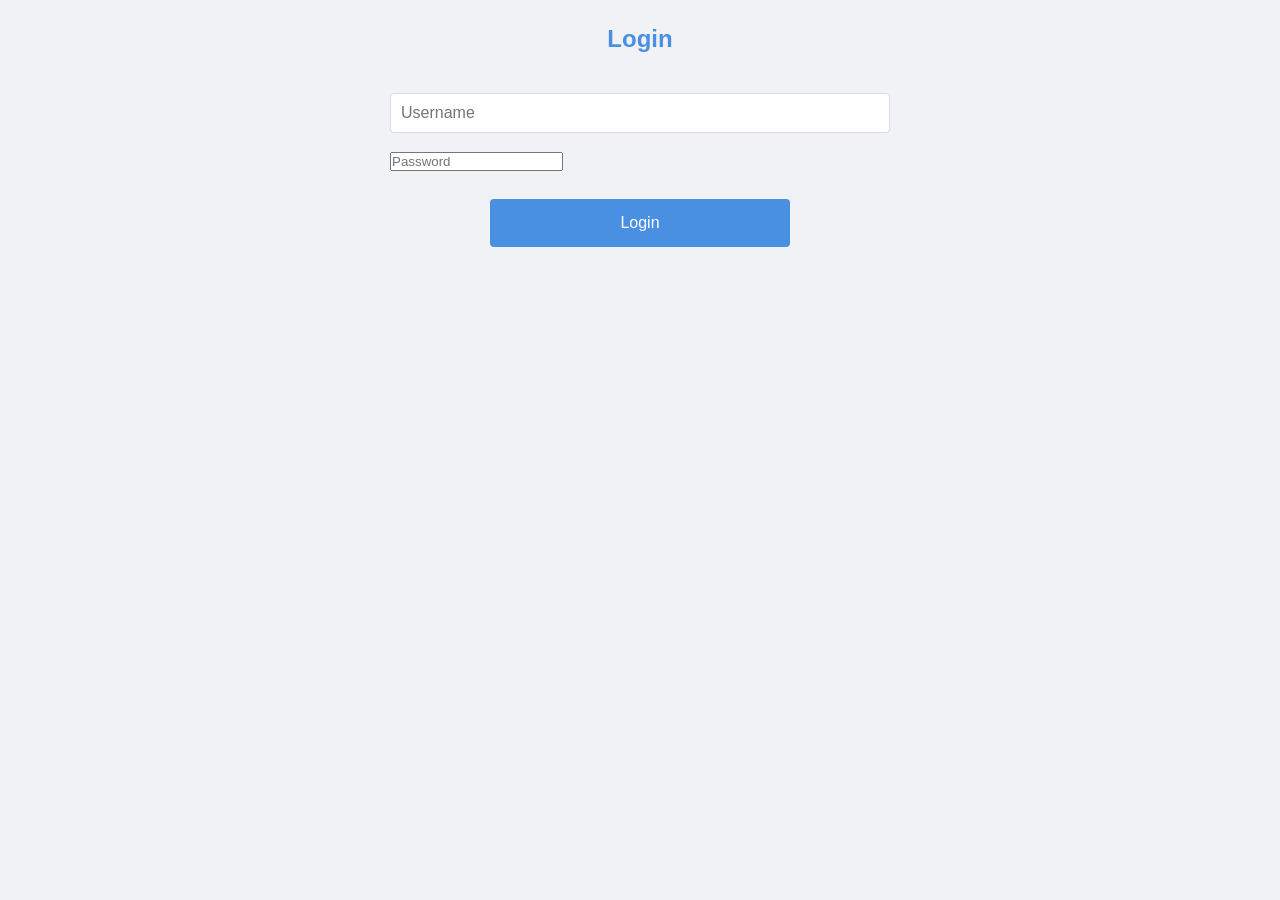
<file: index.html>
<!DOCTYPE html>
<html lang="en">
<head>
    <meta charset="UTF-8">
    <meta name="viewport" content="width=device-width, initial-scale=1.0">
    <title>Chicken Project Management - Login</title>
    <link rel="stylesheet" href="styles.css">
</head>
<body>
    <!-- Login Screen -->
    <div class="login">
        <form id="login-form">
            <h2>Login</h2>
            <div class="inputBox">
                <input type="text" id="username" placeholder="Username" required>
            </div>
            <div class="inputBox">
                <input type="password" id="password" placeholder="Password" required>
            </div>
            <button type="submit">Login</button>
        </form>
    </div>

    <script src="script.js"></script>
</body>
</html>
</file>
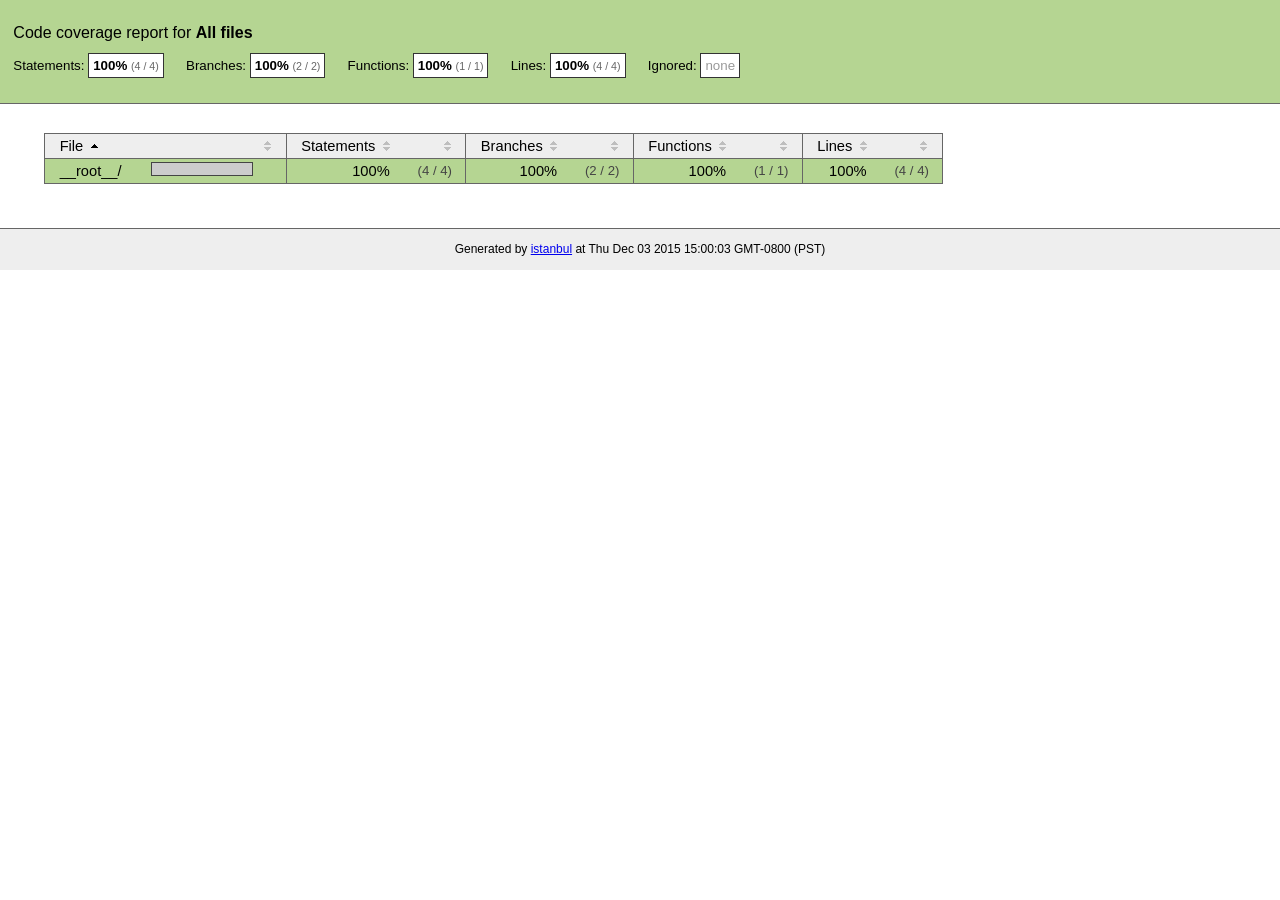
<file: node_modules/unique-filename/coverage/index.html>
<!doctype html>
<html lang="en">
<head>
    <title>Code coverage report for All files</title>
    <meta charset="utf-8">
    <link rel="stylesheet" href="prettify.css">
    <link rel="stylesheet" href="base.css">
    <style type='text/css'>
        div.coverage-summary .sorter {
            background-image: url(sort-arrow-sprite.png);
        }
    </style>
</head>
<body>
<div class="header high">
    <h1>Code coverage report for <span class="entity">All files</span></h1>
    <h2>
        Statements: <span class="metric">100% <small>(4 / 4)</small></span> &nbsp;&nbsp;&nbsp;&nbsp;
        Branches: <span class="metric">100% <small>(2 / 2)</small></span> &nbsp;&nbsp;&nbsp;&nbsp;
        Functions: <span class="metric">100% <small>(1 / 1)</small></span> &nbsp;&nbsp;&nbsp;&nbsp;
        Lines: <span class="metric">100% <small>(4 / 4)</small></span> &nbsp;&nbsp;&nbsp;&nbsp;
        Ignored: <span class="metric"><span class="ignore-none">none</span></span> &nbsp;&nbsp;&nbsp;&nbsp;
    </h2>
    <div class="path"></div>
</div>
<div class="body">
<div class="coverage-summary">
<table>
<thead>
<tr>
   <th data-col="file" data-fmt="html" data-html="true" class="file">File</th>
   <th data-col="pic" data-type="number" data-fmt="html" data-html="true" class="pic"></th>
   <th data-col="statements" data-type="number" data-fmt="pct" class="pct">Statements</th>
   <th data-col="statements_raw" data-type="number" data-fmt="html" class="abs"></th>
   <th data-col="branches" data-type="number" data-fmt="pct" class="pct">Branches</th>
   <th data-col="branches_raw" data-type="number" data-fmt="html" class="abs"></th>
   <th data-col="functions" data-type="number" data-fmt="pct" class="pct">Functions</th>
   <th data-col="functions_raw" data-type="number" data-fmt="html" class="abs"></th>
   <th data-col="lines" data-type="number" data-fmt="pct" class="pct">Lines</th>
   <th data-col="lines_raw" data-type="number" data-fmt="html" class="abs"></th>
</tr>
</thead>
<tbody><tr>
	<td class="file high" data-value="__root__/"><a href="__root__/index.html">__root__/</a></td>
	<td data-value="100" class="pic high"><span class="cover-fill cover-full" style="width: 100px;"></span><span class="cover-empty" style="width:0px;"></span></td>
	<td data-value="100" class="pct high">100%</td>
	<td data-value="4" class="abs high">(4&nbsp;/&nbsp;4)</td>
	<td data-value="100" class="pct high">100%</td>
	<td data-value="2" class="abs high">(2&nbsp;/&nbsp;2)</td>
	<td data-value="100" class="pct high">100%</td>
	<td data-value="1" class="abs high">(1&nbsp;/&nbsp;1)</td>
	<td data-value="100" class="pct high">100%</td>
	<td data-value="4" class="abs high">(4&nbsp;/&nbsp;4)</td>
	</tr>

</tbody>
</table>
</div>
</div>
<div class="footer">
    <div class="meta">Generated by <a href="http://istanbul-js.org/" target="_blank">istanbul</a> at Thu Dec 03 2015 15:00:03 GMT-0800 (PST)</div>
</div>
<script src="prettify.js"></script>
<script>
window.onload = function () {
        if (typeof prettyPrint === 'function') {
            prettyPrint();
        }
};
</script>
<script src="sorter.js"></script>
</body>
</html>
</file>
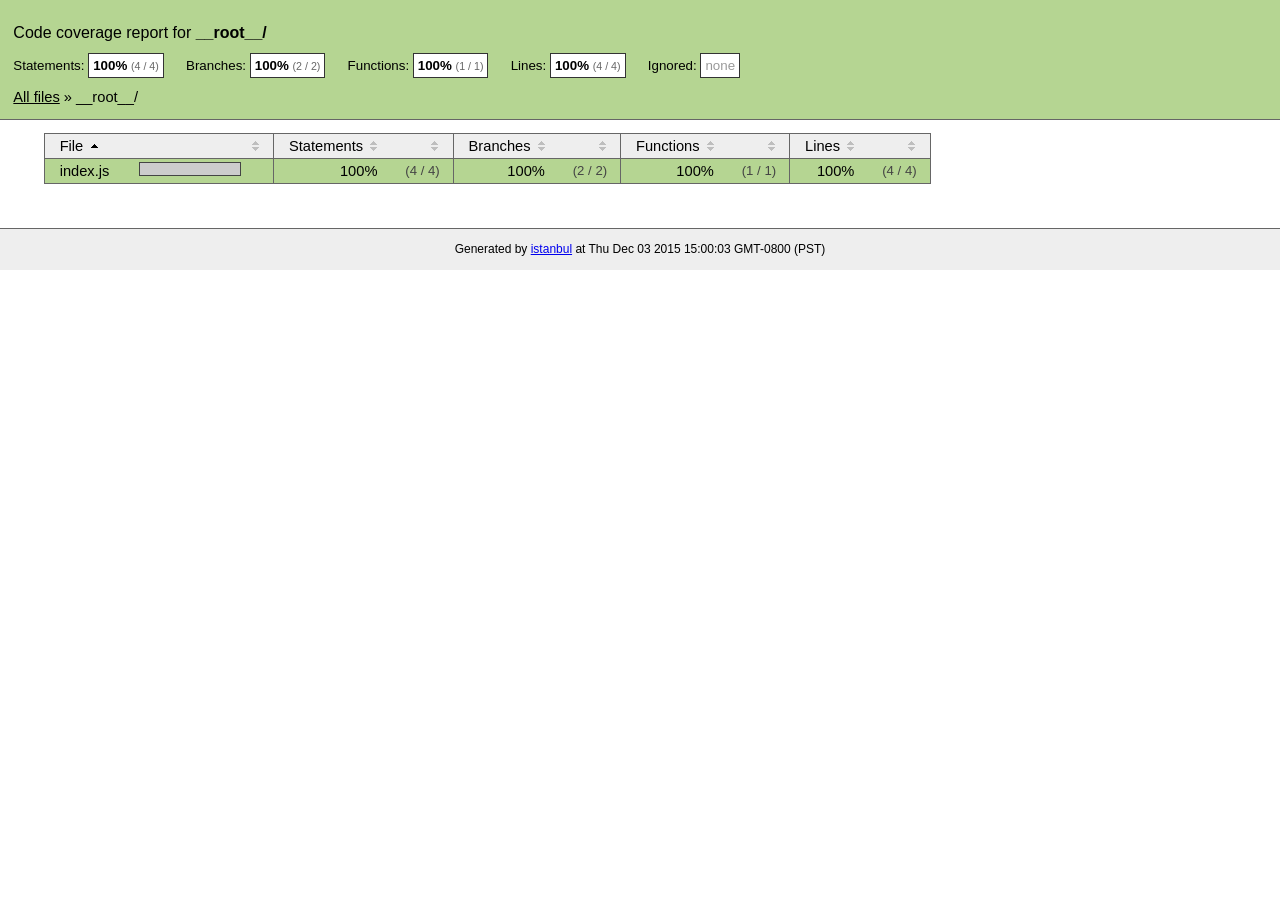
<file: node_modules/unique-filename/coverage/__root__/index.html>
<!doctype html>
<html lang="en">
<head>
    <title>Code coverage report for __root__/</title>
    <meta charset="utf-8">
    <link rel="stylesheet" href="../prettify.css">
    <link rel="stylesheet" href="../base.css">
    <style type='text/css'>
        div.coverage-summary .sorter {
            background-image: url(../sort-arrow-sprite.png);
        }
    </style>
</head>
<body>
<div class="header high">
    <h1>Code coverage report for <span class="entity">__root__/</span></h1>
    <h2>
        Statements: <span class="metric">100% <small>(4 / 4)</small></span> &nbsp;&nbsp;&nbsp;&nbsp;
        Branches: <span class="metric">100% <small>(2 / 2)</small></span> &nbsp;&nbsp;&nbsp;&nbsp;
        Functions: <span class="metric">100% <small>(1 / 1)</small></span> &nbsp;&nbsp;&nbsp;&nbsp;
        Lines: <span class="metric">100% <small>(4 / 4)</small></span> &nbsp;&nbsp;&nbsp;&nbsp;
        Ignored: <span class="metric"><span class="ignore-none">none</span></span> &nbsp;&nbsp;&nbsp;&nbsp;
    </h2>
    <div class="path"><a href="../index.html">All files</a> &#187; __root__/</div>
</div>
<div class="body">
<div class="coverage-summary">
<table>
<thead>
<tr>
   <th data-col="file" data-fmt="html" data-html="true" class="file">File</th>
   <th data-col="pic" data-type="number" data-fmt="html" data-html="true" class="pic"></th>
   <th data-col="statements" data-type="number" data-fmt="pct" class="pct">Statements</th>
   <th data-col="statements_raw" data-type="number" data-fmt="html" class="abs"></th>
   <th data-col="branches" data-type="number" data-fmt="pct" class="pct">Branches</th>
   <th data-col="branches_raw" data-type="number" data-fmt="html" class="abs"></th>
   <th data-col="functions" data-type="number" data-fmt="pct" class="pct">Functions</th>
   <th data-col="functions_raw" data-type="number" data-fmt="html" class="abs"></th>
   <th data-col="lines" data-type="number" data-fmt="pct" class="pct">Lines</th>
   <th data-col="lines_raw" data-type="number" data-fmt="html" class="abs"></th>
</tr>
</thead>
<tbody><tr>
	<td class="file high" data-value="index.js"><a href="index.js.html">index.js</a></td>
	<td data-value="100" class="pic high"><span class="cover-fill cover-full" style="width: 100px;"></span><span class="cover-empty" style="width:0px;"></span></td>
	<td data-value="100" class="pct high">100%</td>
	<td data-value="4" class="abs high">(4&nbsp;/&nbsp;4)</td>
	<td data-value="100" class="pct high">100%</td>
	<td data-value="2" class="abs high">(2&nbsp;/&nbsp;2)</td>
	<td data-value="100" class="pct high">100%</td>
	<td data-value="1" class="abs high">(1&nbsp;/&nbsp;1)</td>
	<td data-value="100" class="pct high">100%</td>
	<td data-value="4" class="abs high">(4&nbsp;/&nbsp;4)</td>
	</tr>

</tbody>
</table>
</div>
</div>
<div class="footer">
    <div class="meta">Generated by <a href="http://istanbul-js.org/" target="_blank">istanbul</a> at Thu Dec 03 2015 15:00:03 GMT-0800 (PST)</div>
</div>
<script src="../prettify.js"></script>
<script>
window.onload = function () {
        if (typeof prettyPrint === 'function') {
            prettyPrint();
        }
};
</script>
<script src="../sorter.js"></script>
</body>
</html>
</file>
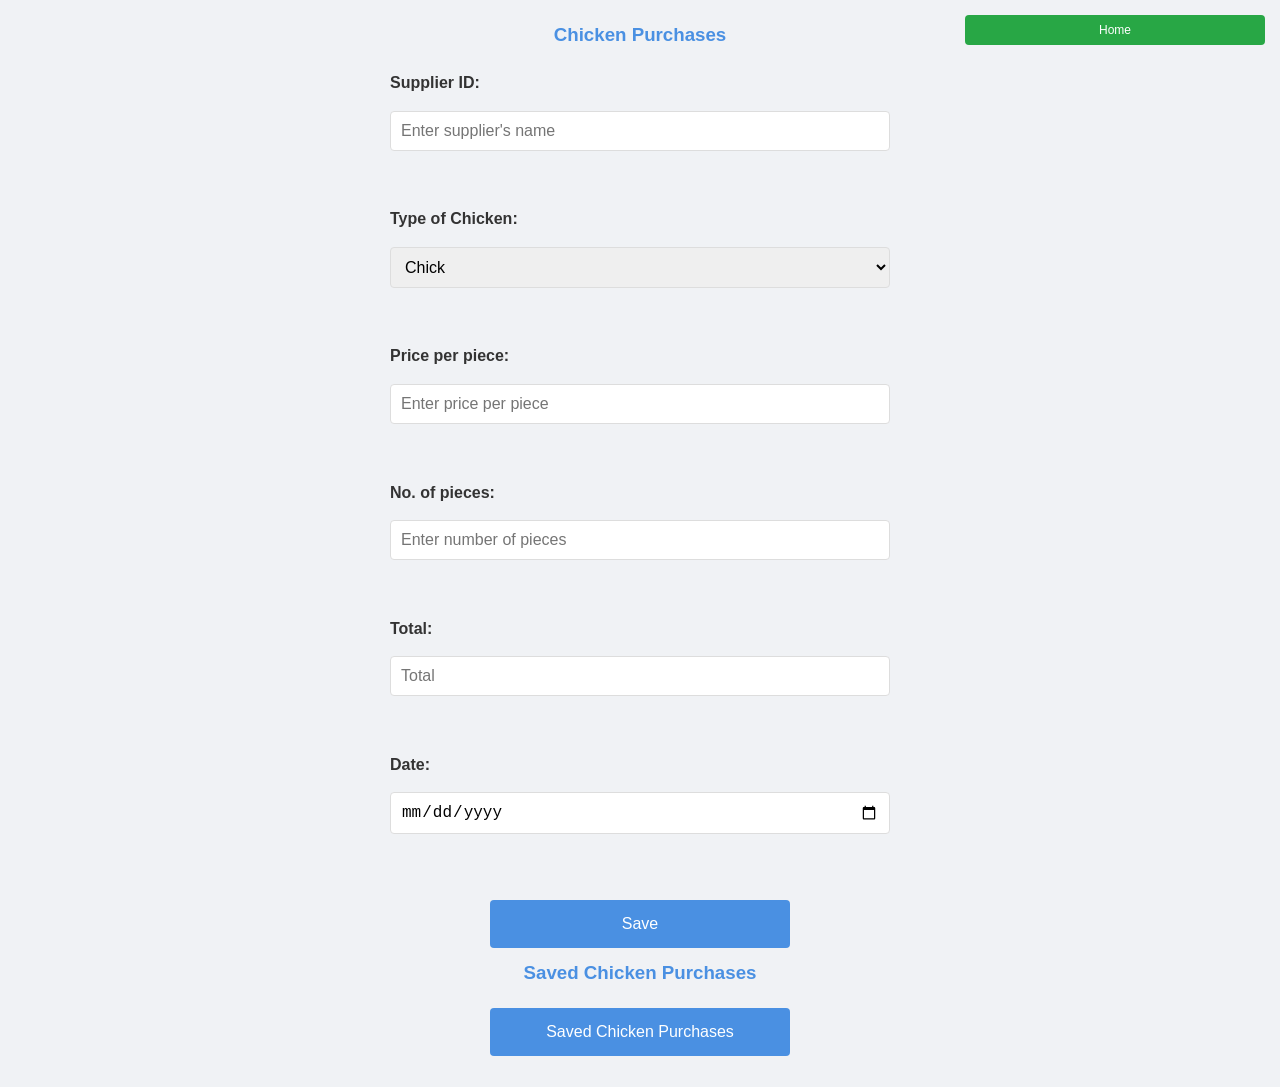
<file: chickenPurchases.html>
<!DOCTYPE html>
<html lang="en">
  <head>
    <meta charset="UTF-8" />
    <meta name="viewport" content="width=device-width, initial-scale=1.0" />
    <title>Chicken Purchases</title>
    <link rel="stylesheet" href="styles.css" />
  </head>
  <body>
    <a href="dashboard.html"><button class="butt">Home</button></a>
    <h3>Chicken Purchases</h3>
    <form id="chickenPurchases-form">
      <label for="supplier-id">Supplier ID: </label>
      <input
        type="text"
        id="supplier-id"
        placeholder="Enter supplier's name"
        required
      /><br />
      <label for="type-of-chicken">Type of Chicken: </label>
      <select id="type-of-chicken" required>
        <option value="chick">Chick</option>
        <option value="hen">Hen</option>
        <option value="cockerel">Cockerel</option>
      </select><br />
      <label for="price-per-piece">Price per piece: </label>
      <input
        type="number"
        id="price-per-piece"
        placeholder="Enter price per piece"
        required
      /><br />
      <label for="number-of-pieces">No. of pieces: </label>
      <input
        type="number"
        id="number-of-pieces"
        placeholder="Enter number of pieces"
        required
      /><br />
      <label for="total-price-chicken">Total:</label>
      <input type="number" id="total-price" placeholder="Total" readonly />
      <br />
      <label for="purchase-date">Date:</label>
      <input type="date" id="purchase-date" required /><br />

      <!-- Add the Save Button here -->
      <button type="submit">Save</button>
    </form>

    <h3>Saved Chicken Purchases</h3>
    <div id="chickenPurchases-data">
      <!-- Saved ChickenPurchases data will be displayed here -->
    </div>

    <!-- Link the JavaScript file -->
    <script src="chickenPurchases.js"></script>
  </body>
</html>
</file>
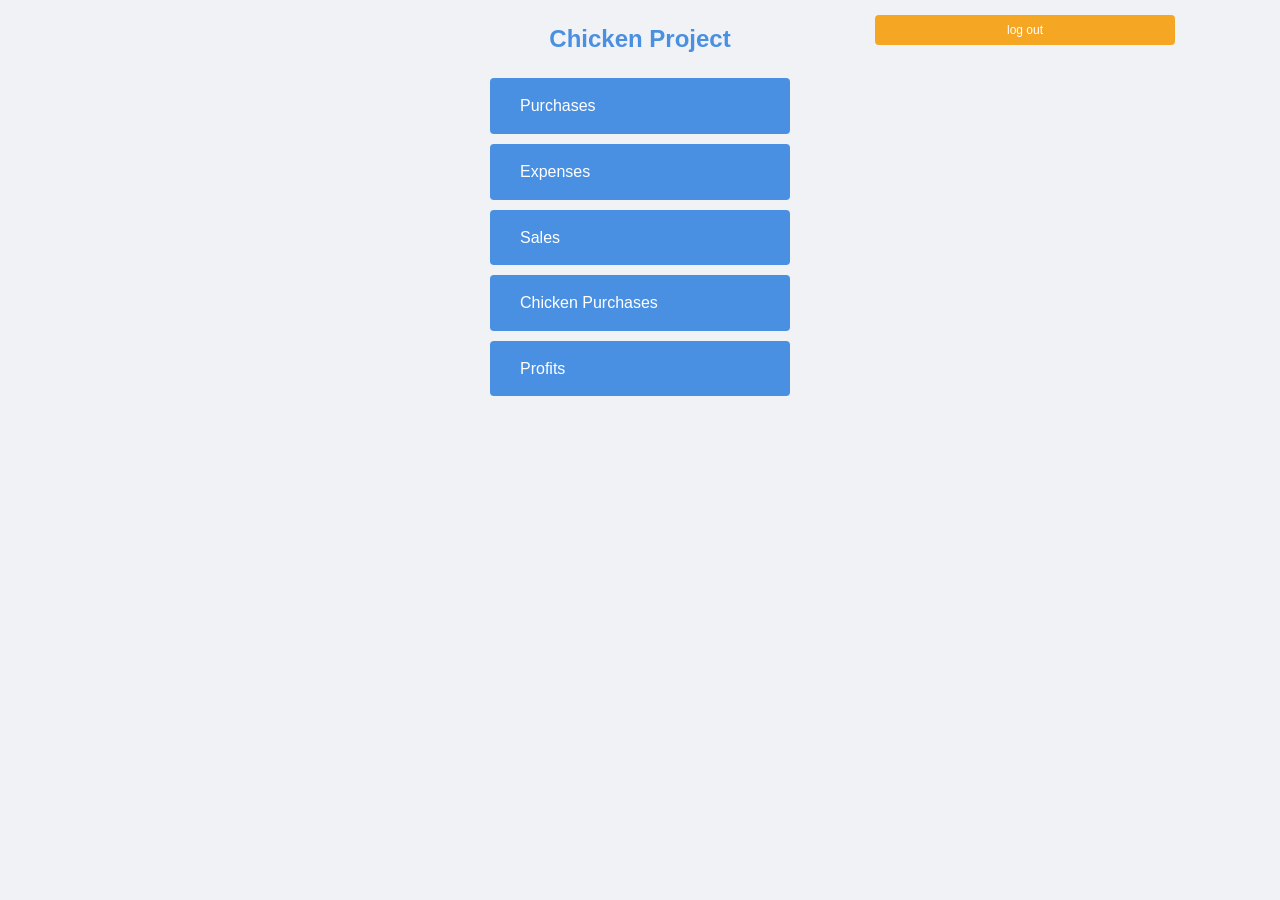
<file: dashboard.html>
<!DOCTYPE html>
<html lang="en">
<head>
    <meta charset="UTF-8">
    <meta name="viewport" content="width=device-width, initial-scale=1.0">
    <title>Chicken Project Management - Dashboard</title>
    <link rel="stylesheet" href="styles.css">
</head>
<body>
    <button onclick="location.href='index.html'">log out</button>
    <!-- Dashboard -->
    <div id="dashboard">
        <h2>Chicken Project</h2>
        <div class="category" onclick="location.href='purchase.html'">Purchases</div>
        <div class="category" onclick="location.href='expenses.html'">Expenses</div>
        <div class="category" onclick="location.href='sales.html'">Sales</div>
        <div class="category" onclick="location.href='chickenPurchases.html'">Chicken Purchases</div>
        <div class="category" onclick="location.href='profits.html'">Profits</div>
    </div>
</body>
</html>
</file>
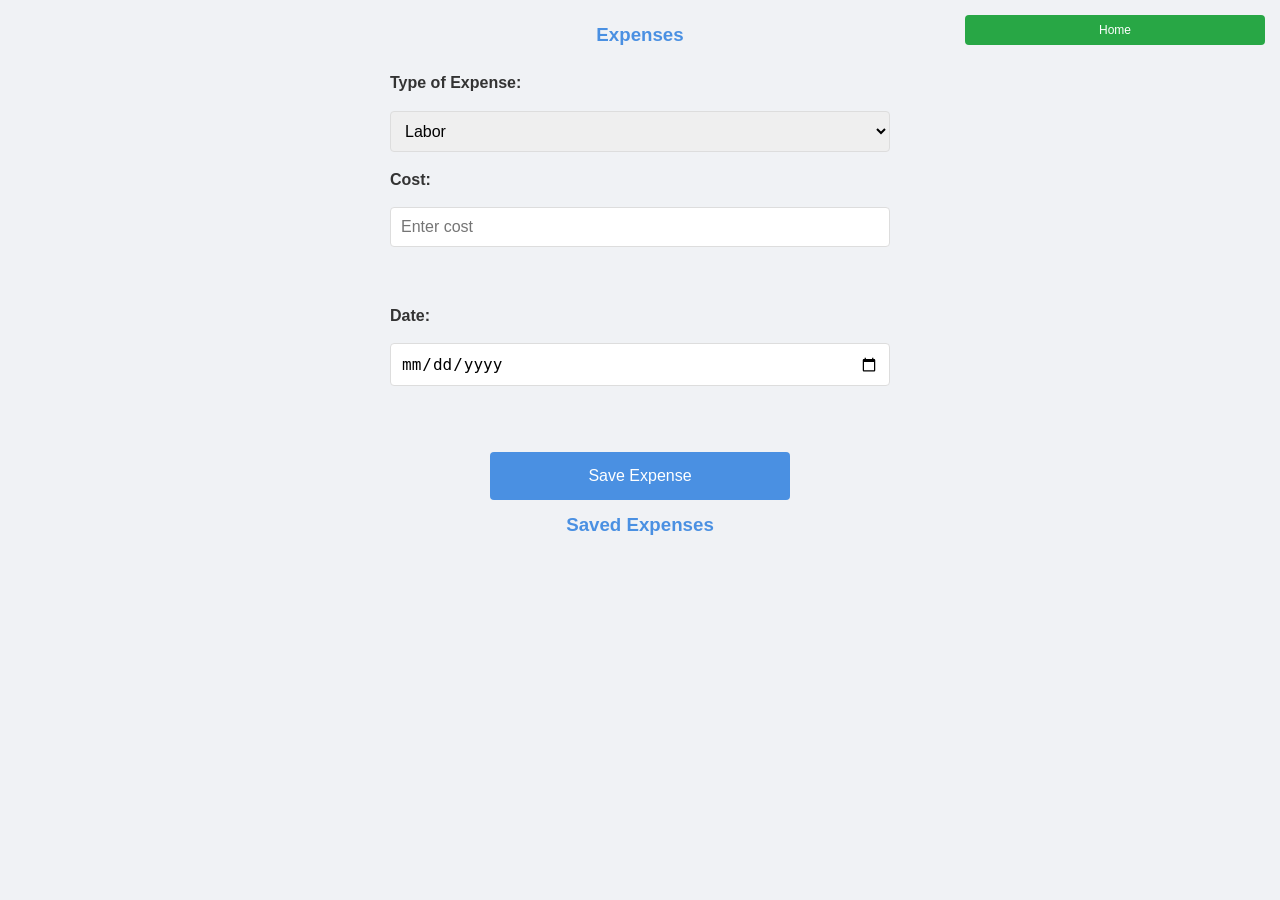
<file: expenses.html>
<!DOCTYPE html>
<html lang="en">
  <head>
    <meta charset="UTF-8" />
    <meta name="viewport" content="width=device-width, initial-scale=1.0" />
    <title>Expenses</title>
    <link rel="stylesheet" href="styles.css" />
  </head>
  <body>
    <a href="dashboard.html"><button class="butt">Home</button></a>
    <h3>Expenses</h3>
    <form id="expenses-form">
      <label for="expense-type">Type of Expense:</label>
      <select id="expense-type">
        <option value="labor">Labor</option>
        <option value="miscellaneous">Miscellaneous</option>
      </select>
      <label for="expense-cost">Cost:</label>
      <input type="number" id="expense-cost" placeholder="Enter cost" required/><br/>
      <label for="expense-date">Date:</label>
      <input type="date" id="expense-date" required /><br/>
      <button type="submit">Save Expense</button>
    </form>
    <h3>Saved Expenses</h3>
    <div id="expenses-data">
      <!-- Saved expenses data will be displayed here -->
    </div>

    <script src="expenses.js"></script>
  </body>
</html>
</file>
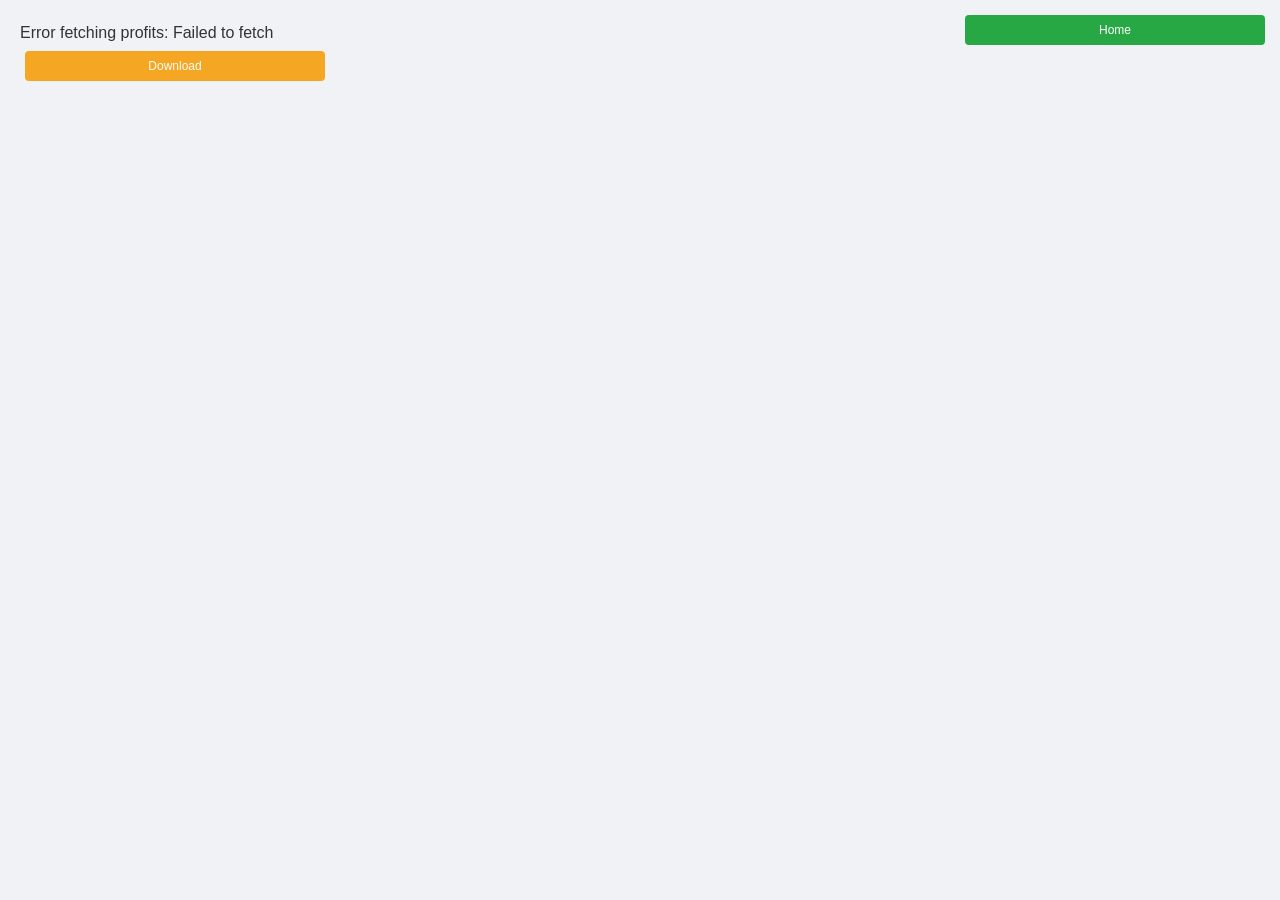
<file: profits.html>
<!DOCTYPE html>
<html lang="en">
<head>
    <meta charset="UTF-8">
    <meta name="viewport" content="width=device-width, initial-scale=1.0">
    <title>Profit Report</title>
    <link rel="stylesheet" href="styles.css"> <!-- Link to external CSS file -->
</head>
<body>

<div id="profits-data">
    <!-- Table will be inserted here -->
</div>

<!-- Button to download the report -->
<button id="download-btn">Download</button>
<a href="dashboard.html"><button class="butt">Home</button></a>

<script src="profits.js"></script>
</body>
</html>
</file>
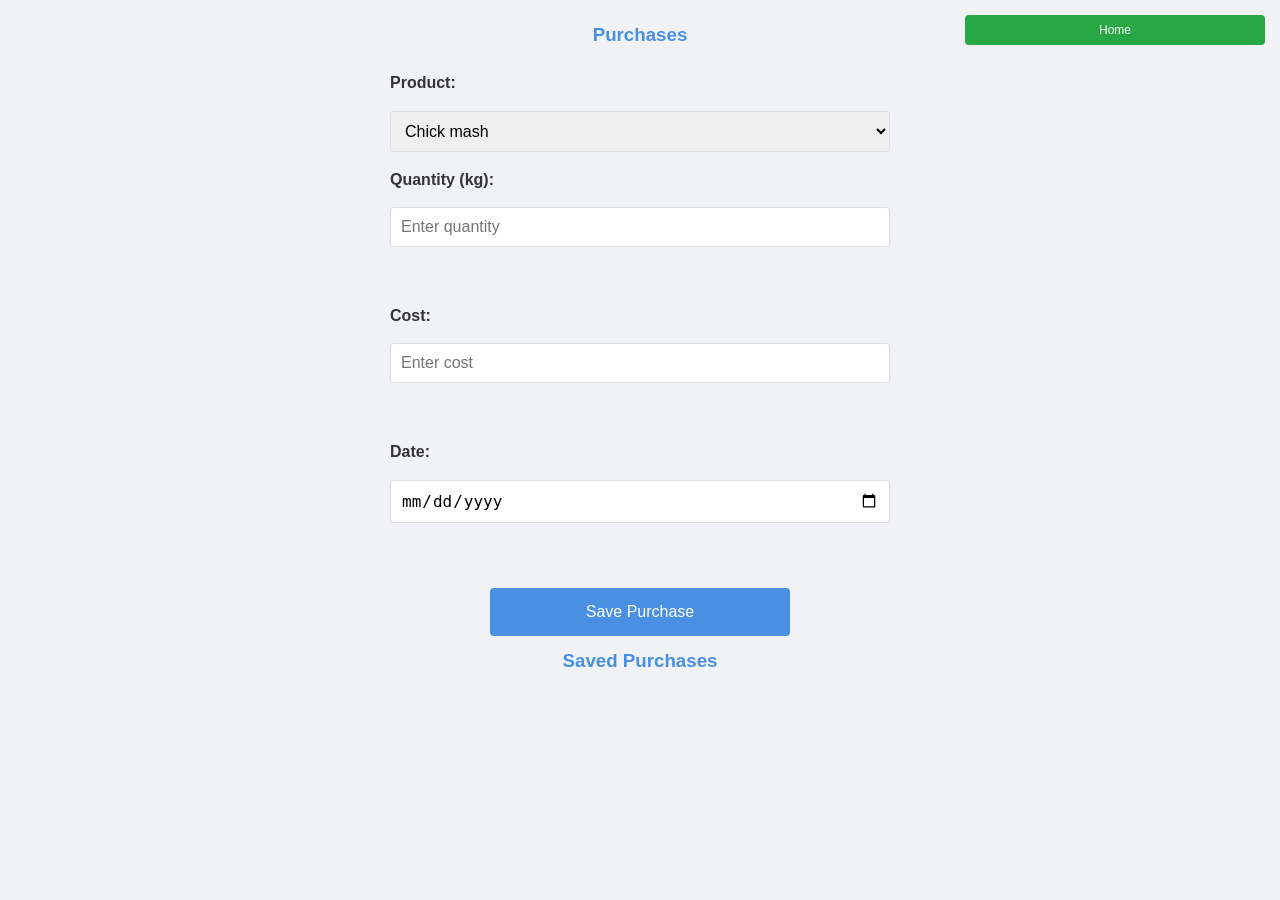
<file: purchase.html>
<!DOCTYPE html>
<html lang="en">
  <head>
    <meta charset="UTF-8" />
    <meta name="viewport" content="width=device-width, initial-scale=1.0" />
    <title>Purchases</title>
    <link rel="stylesheet" href="styles.css" />
  </head>
  <body>
    <a href="dashboard.html"><button class="butt">Home</button></a>
    <h3>Purchases</h3>
    <form id="purchase-form">
      <label for="product">Product:</label>
      <select id="product" required>
        <option value="Chick mash">Chick mash</option>
        <option value="Growers mash">Growers mash</option>
        <option value="Kienyeji mash">Kienyeji mash</option>
        <option value="Layers mash">Layers mash</option>
      </select>
      <label for="quantity">Quantity (kg):</label>
      <input type="number" id="quantity" placeholder="Enter quantity" required/><br>
      <label for="cost">Cost:</label>
      <input type="number" id="cost" placeholder="Enter cost" required /><br>
      <label for="purchase-date">Date:</label>
      <input type="date" id="purchase-date" required /><br>
      <button type="submit">Save Purchase</button>
    </form>

    <h3>Saved Purchases</h3>
    <div id="purchases-data">
      <!-- Saved purchases data will be displayed here -->
    </div>

    <script src="purchases.js"></script>
  </body>
</html>
</file>
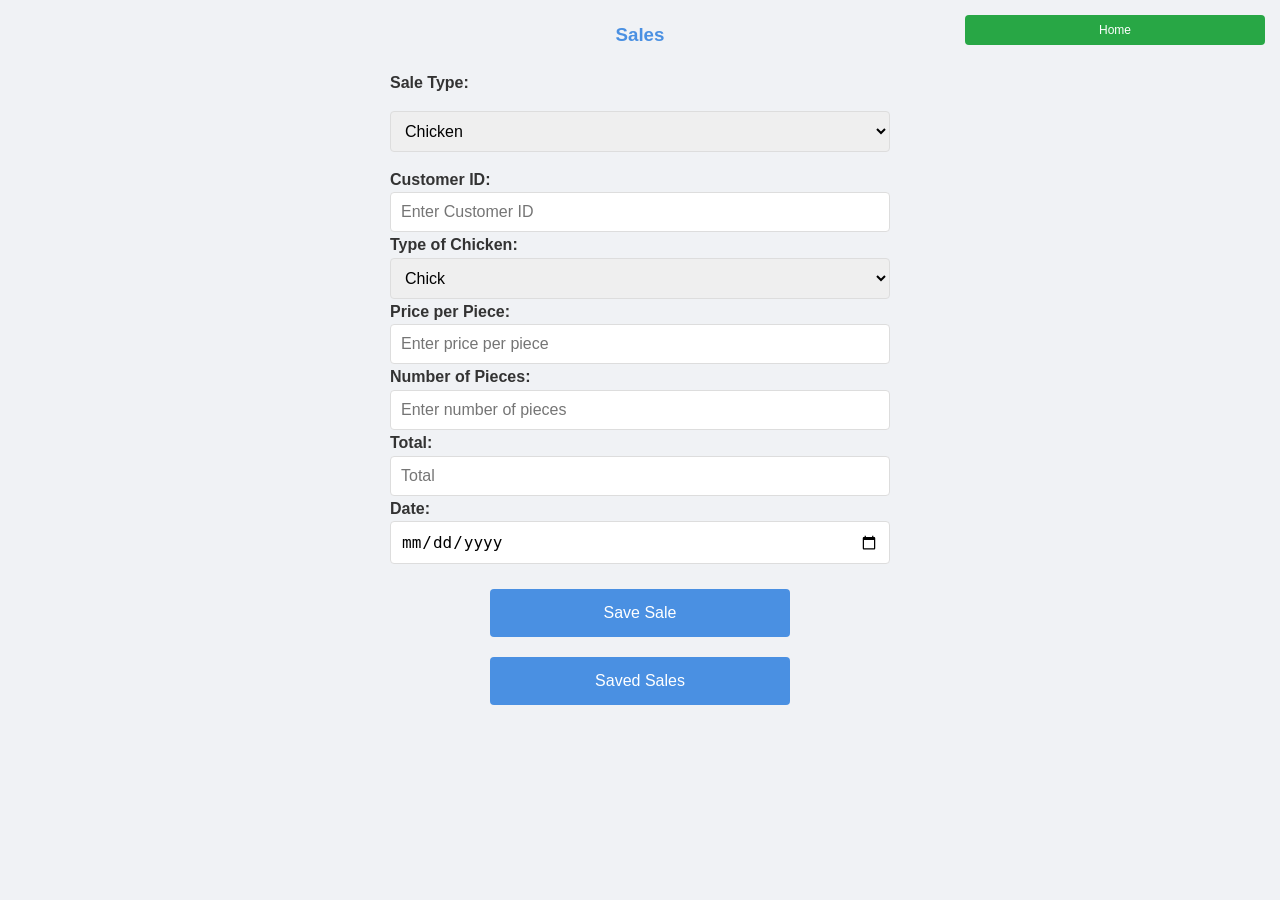
<file: sales.html>
<!DOCTYPE html>
<html lang="en">
  <head>
    <meta charset="UTF-8" />
    <meta name="viewport" content="width=device-width, initial-scale=1.0" />
    <title>Sales</title>
    <link rel="stylesheet" href="styles.css" />
  </head>
  <body>
    <a href="dashboard.html"><button class="butt">Home</button></a>
    <h3>Sales</h3>
    <form id="sales-form">
      <label for="sale-type">Sale Type:</label>
      <select id="sale-type">
        <option value="chicken">Chicken</option>
        <option value="eggs">Eggs</option>
      </select>
      <div id="chicken-sale-fields" style="display: none">
        <label for="customer-id-chicken">Customer ID:</label>
        <input
          type="text"
          id="customer-id-chicken"
          placeholder="Enter Customer ID"
        />
        <br />
        <label for="type-of-chicken">Type of Chicken:</label>
        <select id="type-of-chicken">
          <option value="chick">Chick</option>
          <option value="hen">Hen</option>
          <option value="cockerel">Cockerel</option>
        </select>
        <br />
        <label for="price-per-piece">Price per Piece:</label>
        <input
          type="number"
          id="price-per-piece"
          placeholder="Enter price per piece"
        />
        <br />
        <label for="number-of-pieces">Number of Pieces:</label>
        <input
          type="number"
          id="number-of-pieces"
          placeholder="Enter number of pieces"
        />
        <br />
        <label for="total-price-chicken">Total:</label>
        <input
          type="number"
          id="total-price-chicken"
          placeholder="Total"
          readonly
        />
        <br />
        <label for="chicken-sale-date">Date:</label>
        <input type="date" id="chicken-sale-date" />
      </div>
      <div id="eggs-sale-fields" style="display: none">
        <label for="customer-id-eggs">Customer ID:</label>
        <input
          type="text"
          id="customer-id-eggs"
          placeholder="Enter Customer ID"
        />
        <br />
        <label for="quantity-trays">Quantity Sold (trays):</label>
        <input
          type="number"
          id="quantity-trays"
          placeholder="Enter quantity"
        />
        <br />
        <label for="price-per-tray">Price per Tray:</label>
        <input
          type="number"
          id="price-per-tray"
          placeholder="Enter price per tray"
        />
        <br />
        <label for="total-price-eggs">Total:</label>
        <input type="number" id="total-price-eggs" placeholder="Total" readonly />
        <br />
        <label for="eggs-sale-date">Date:</label>
        <input type="date" id="eggs-sale-date" />
      </div>
      <button type="submit">Save Sale</button>
    </form>

    <div id="sales-data">
      <!-- Saved sales data will be displayed here -->
    </div>

    <script src="sales.js"></script>
  </body>
</html>
</file>
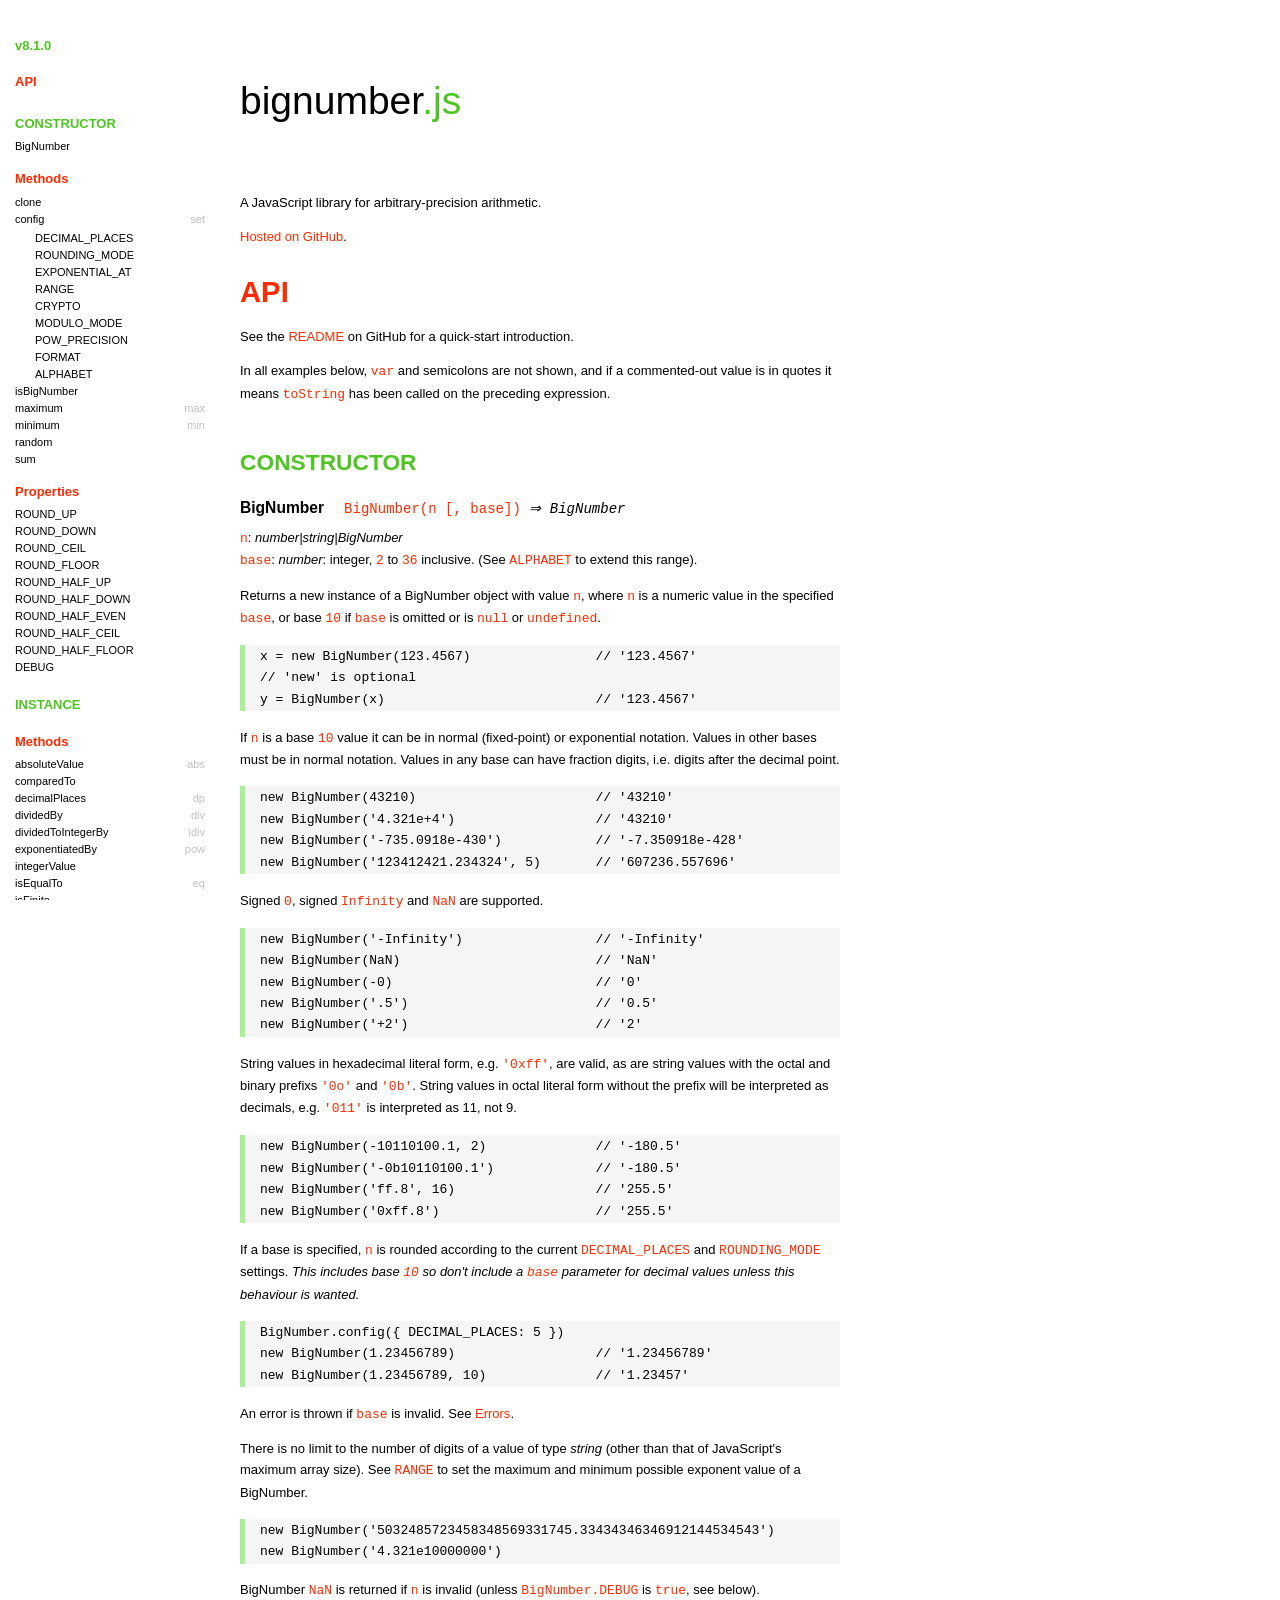
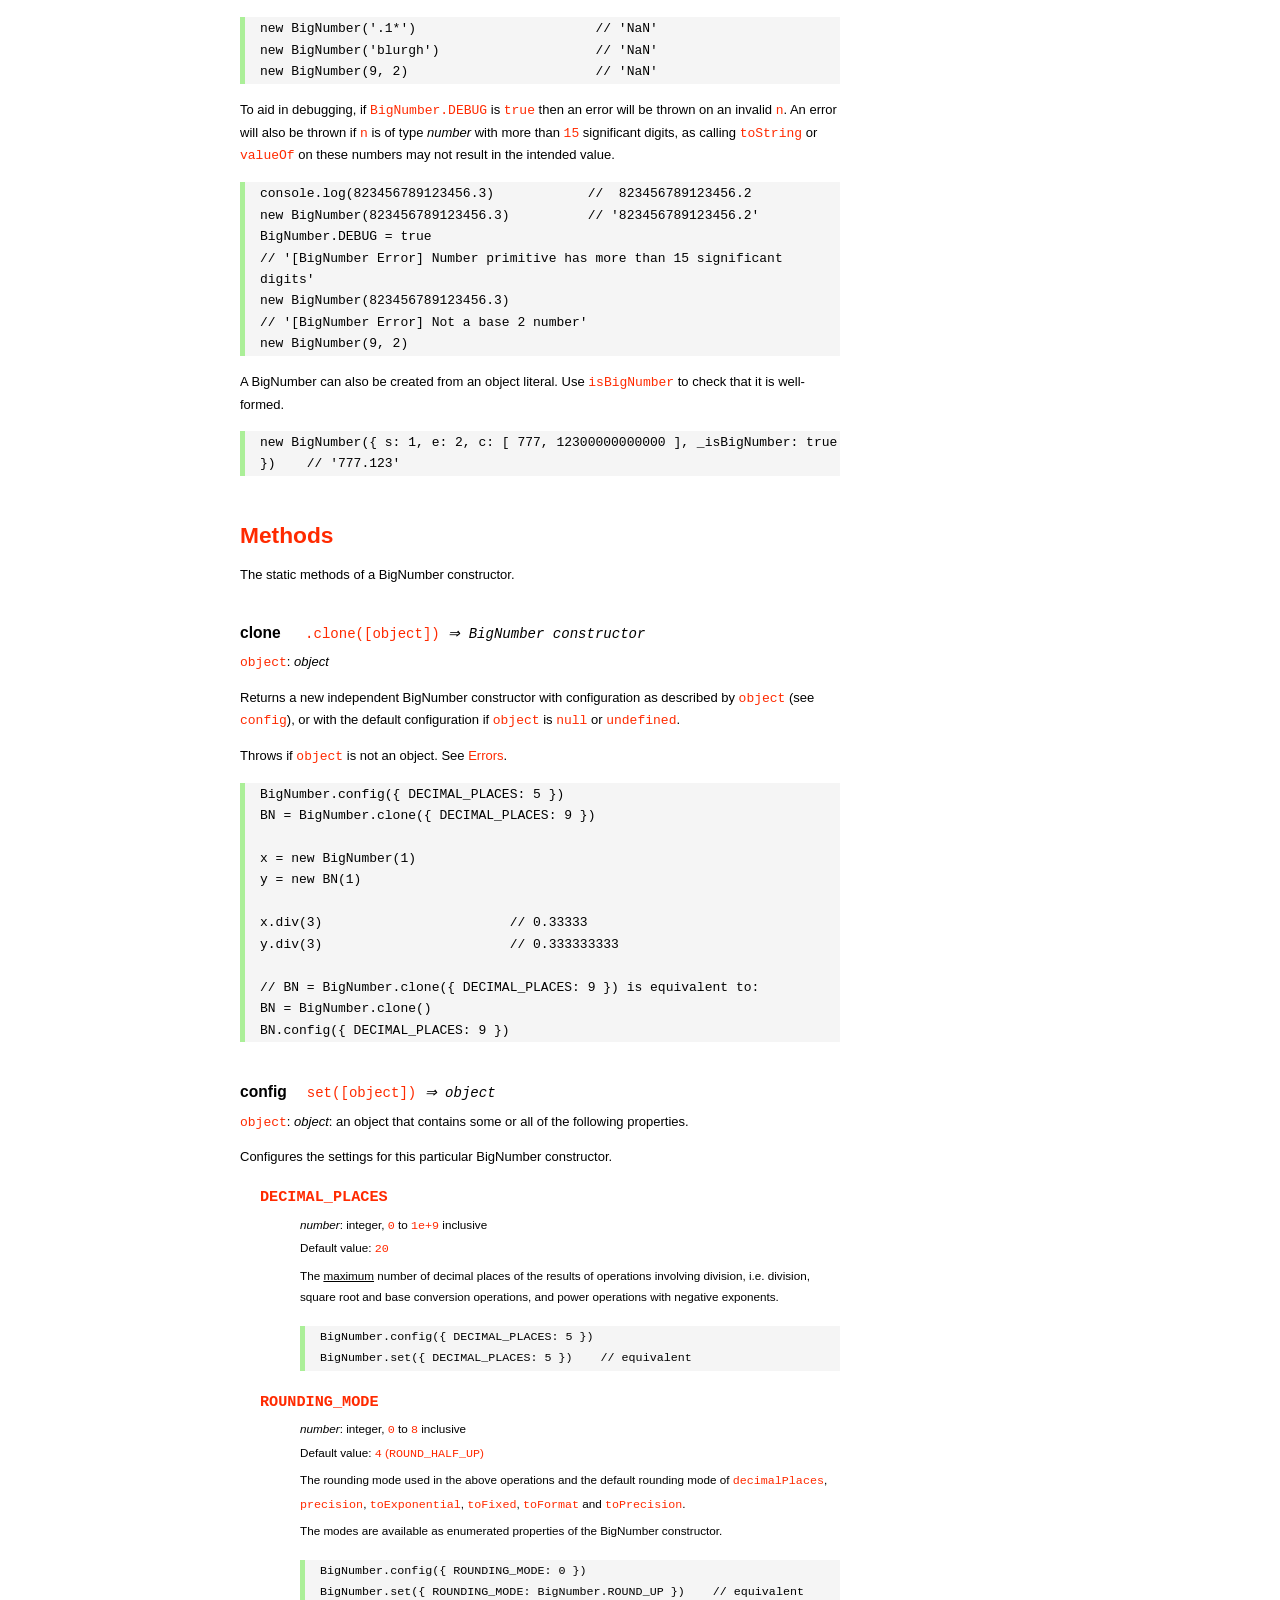
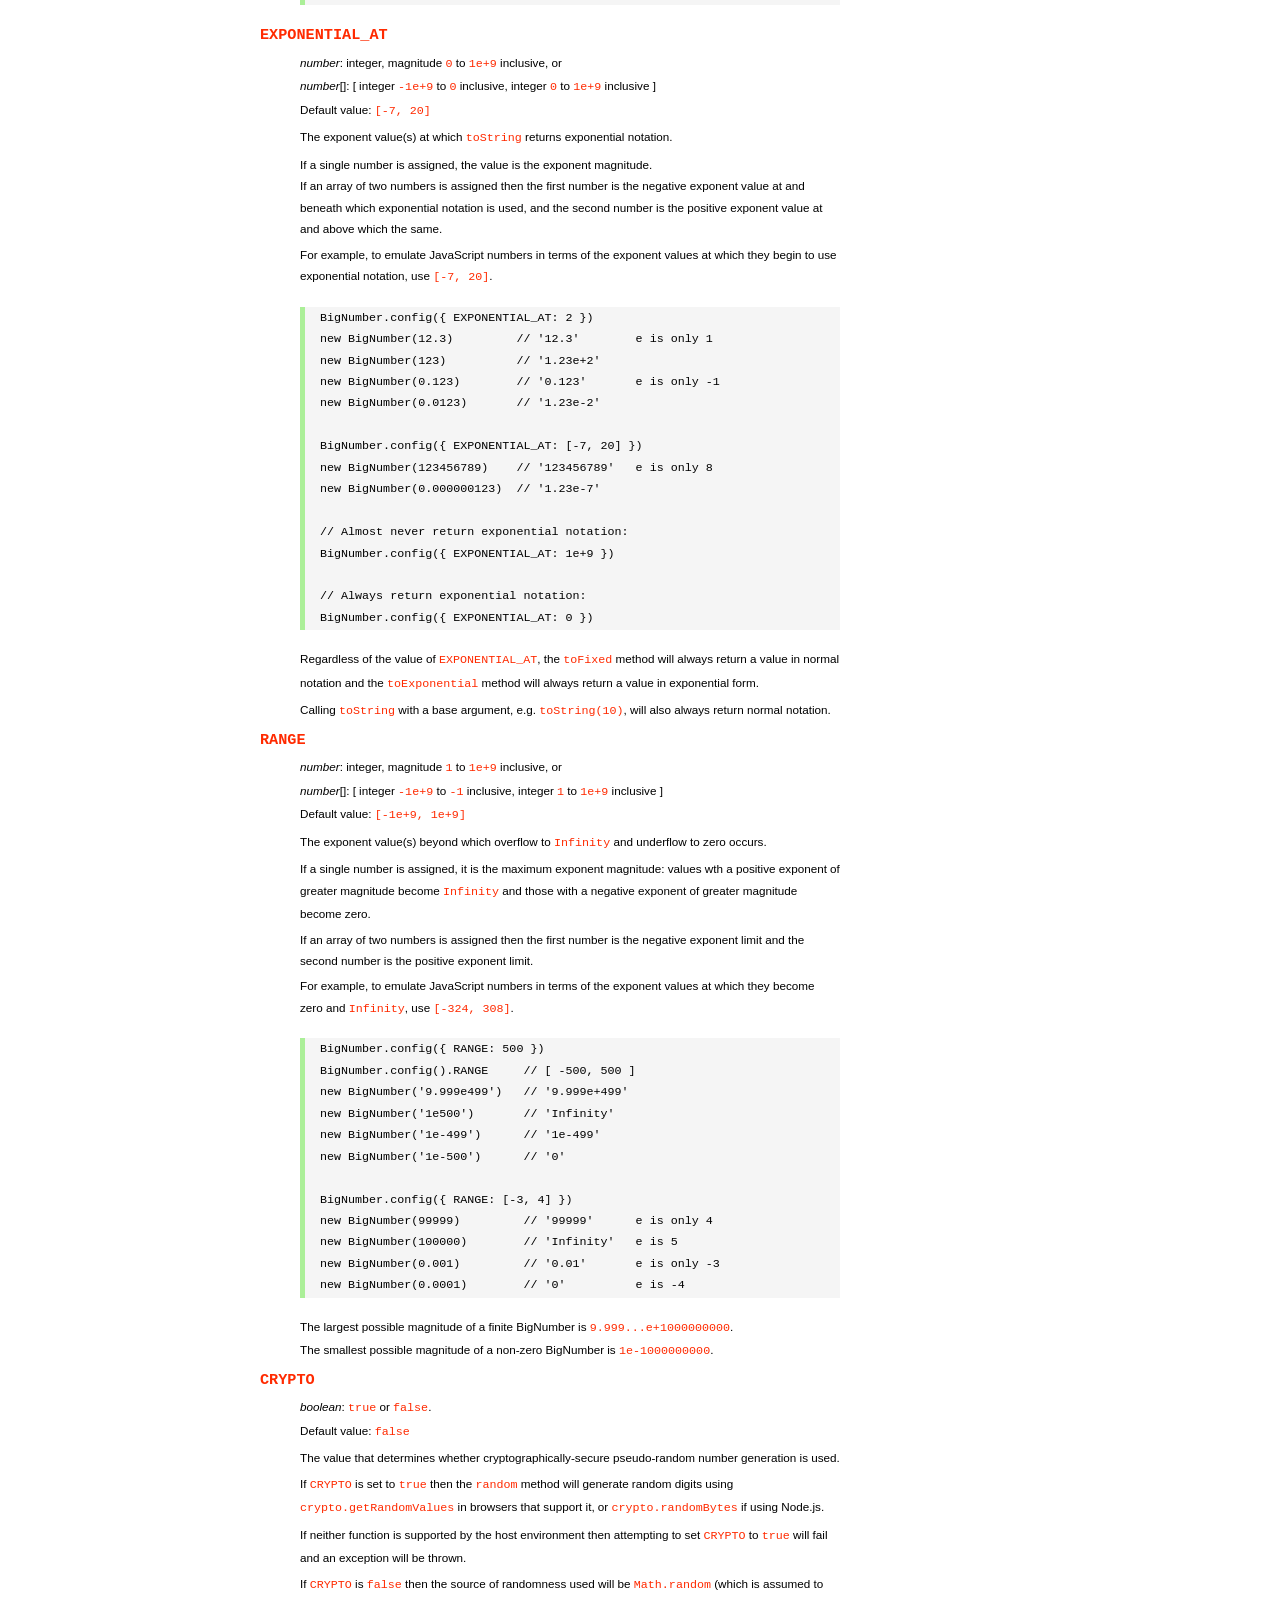
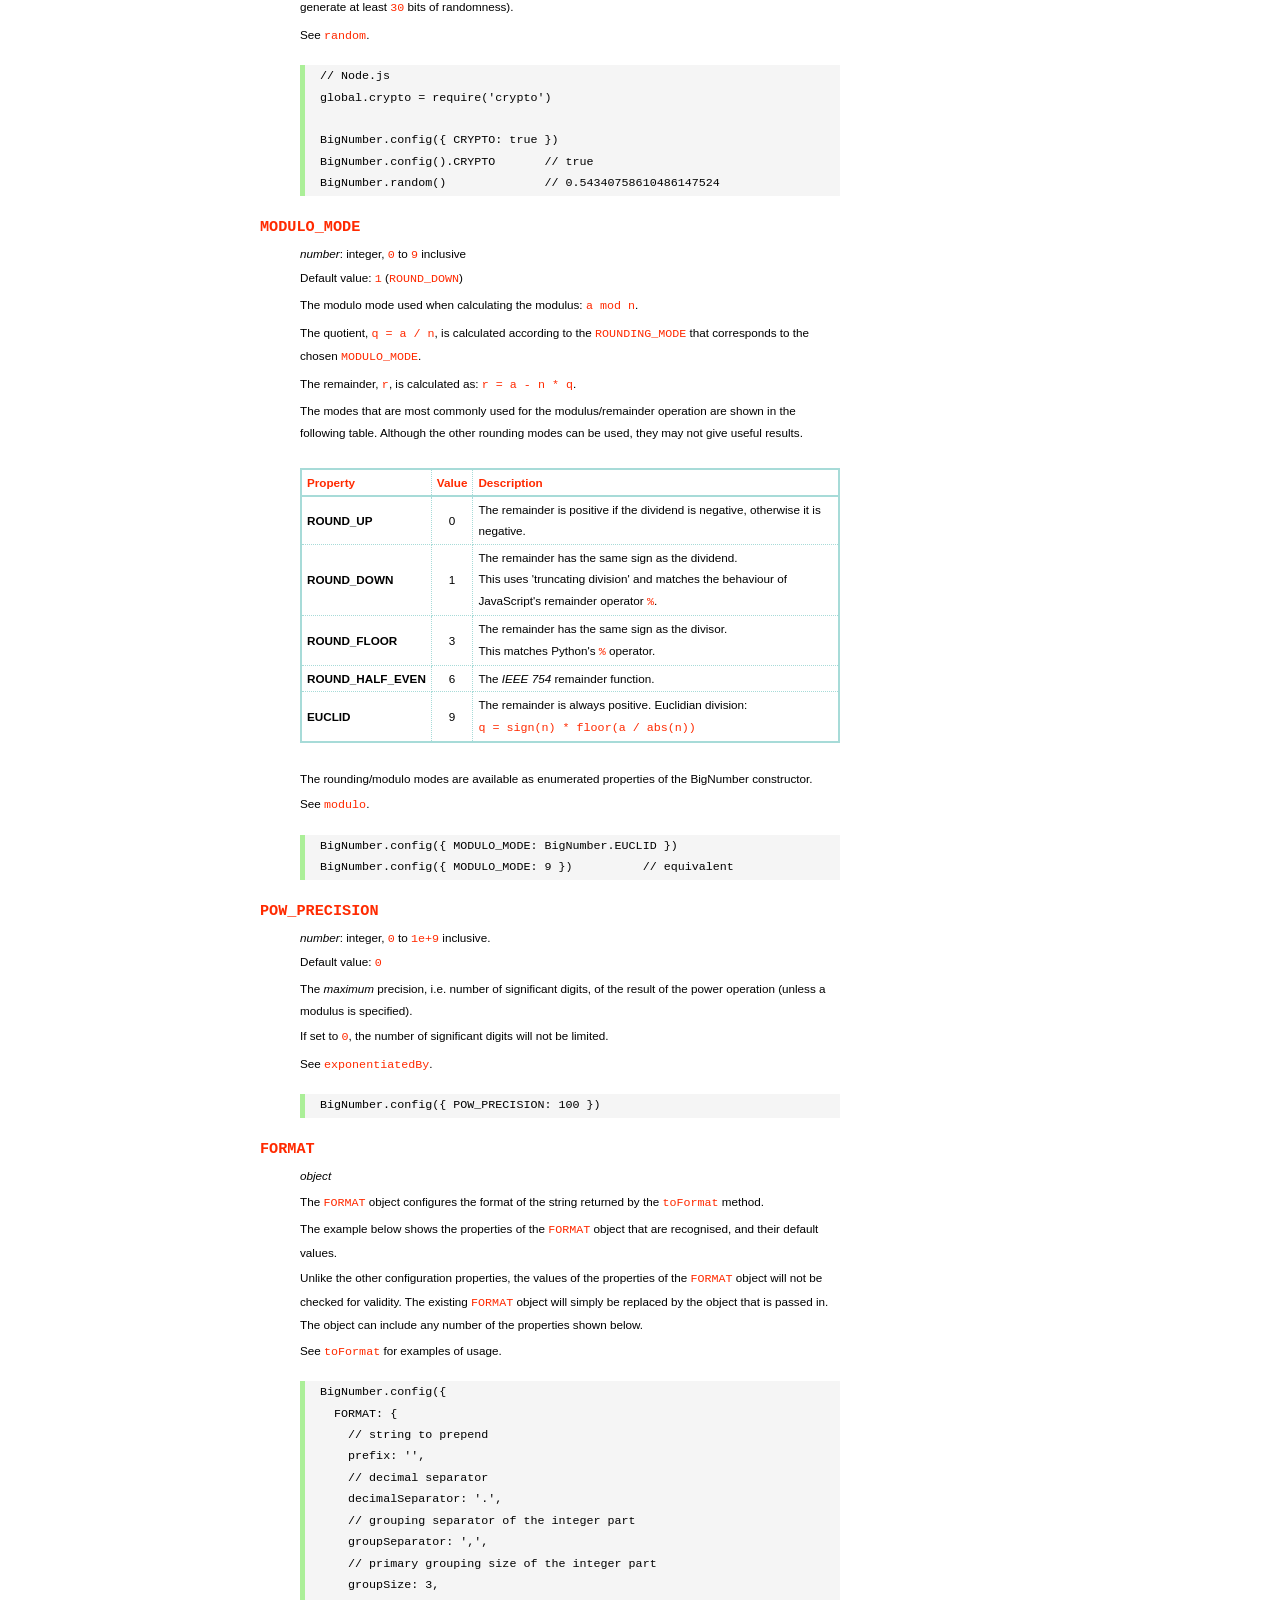
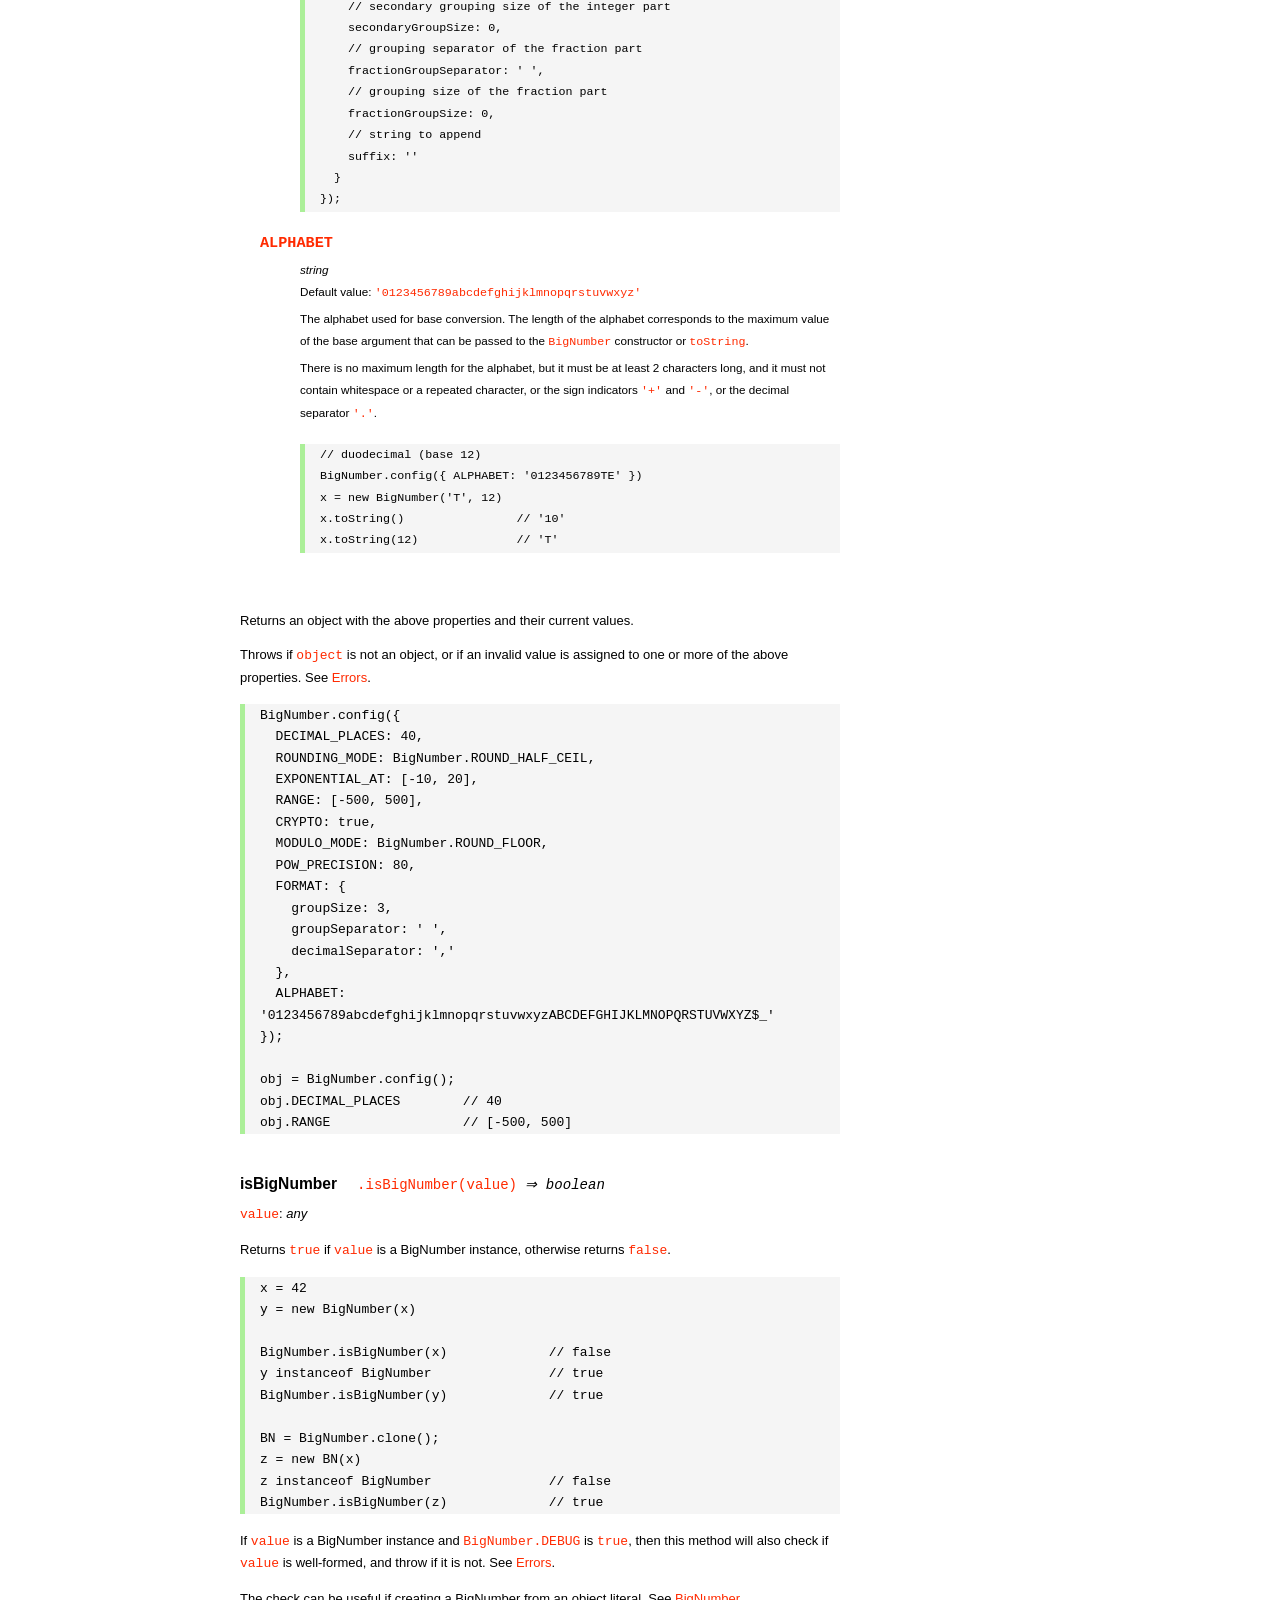
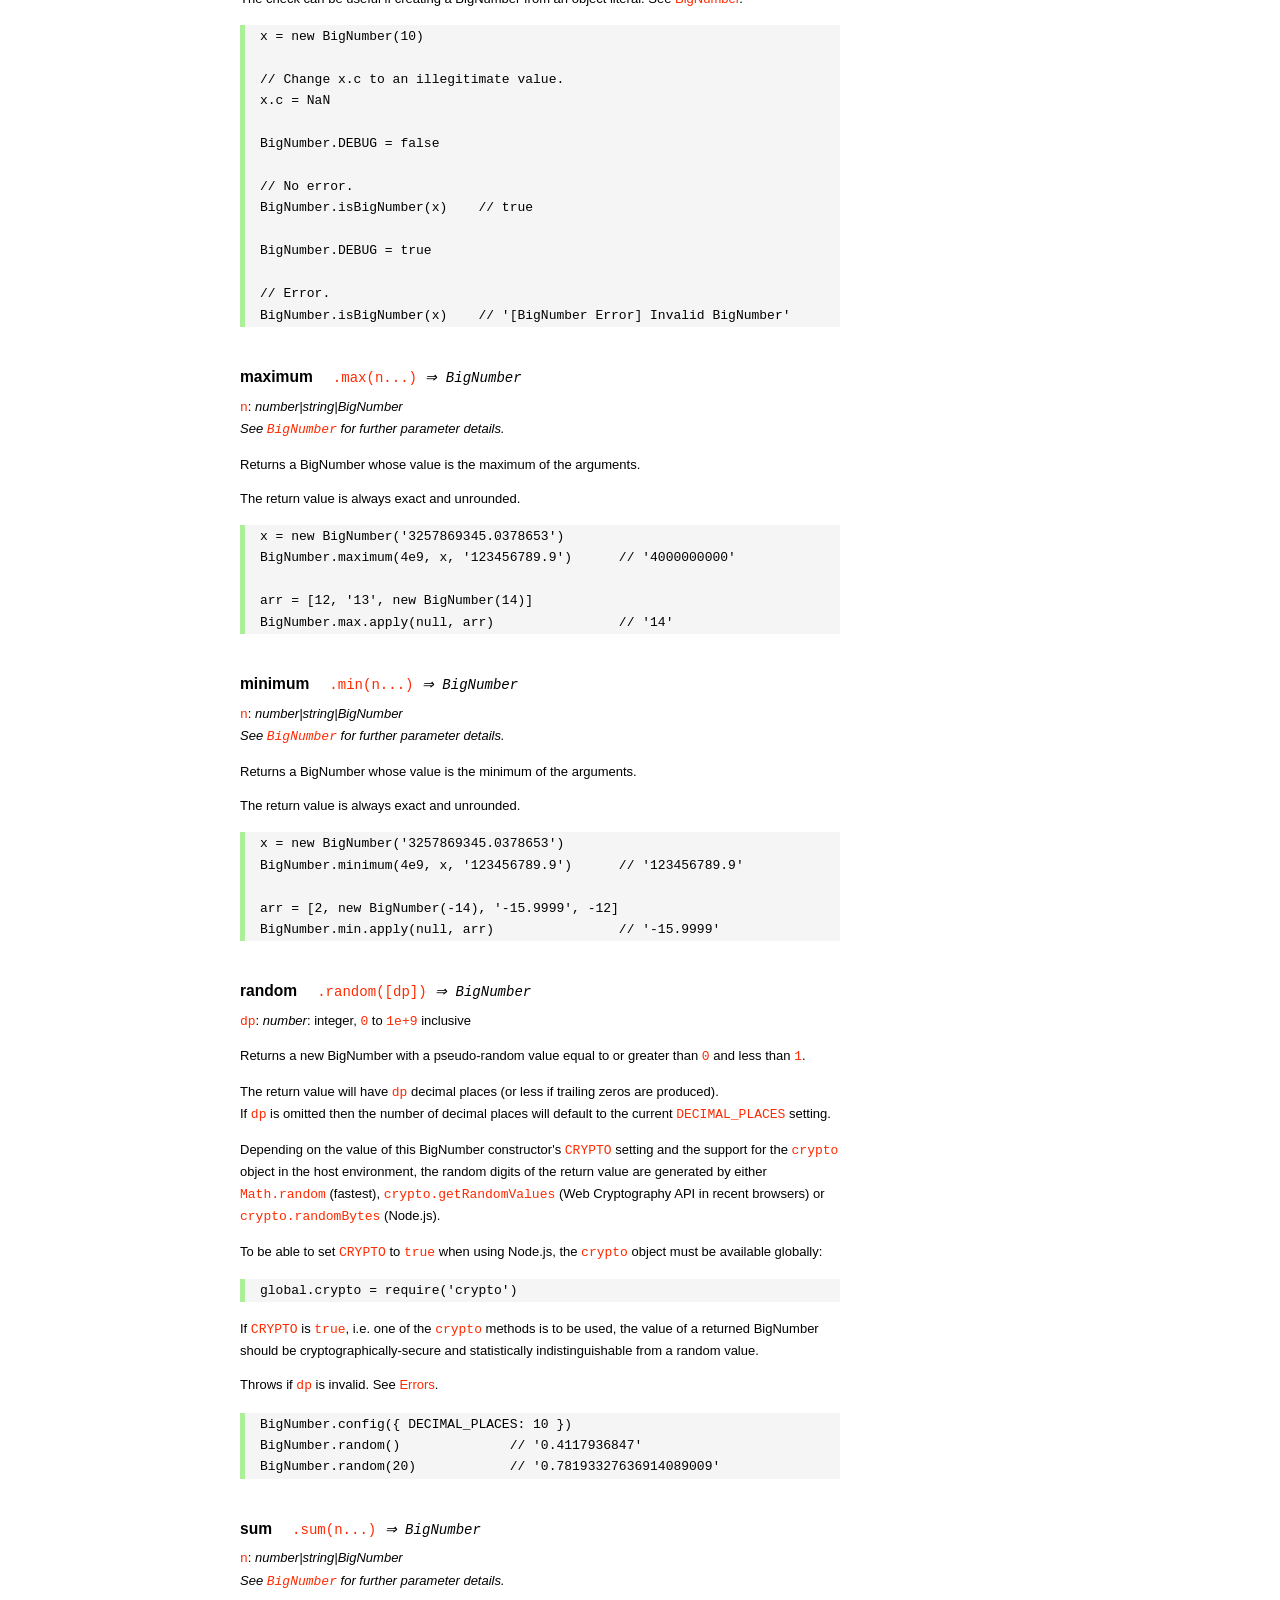
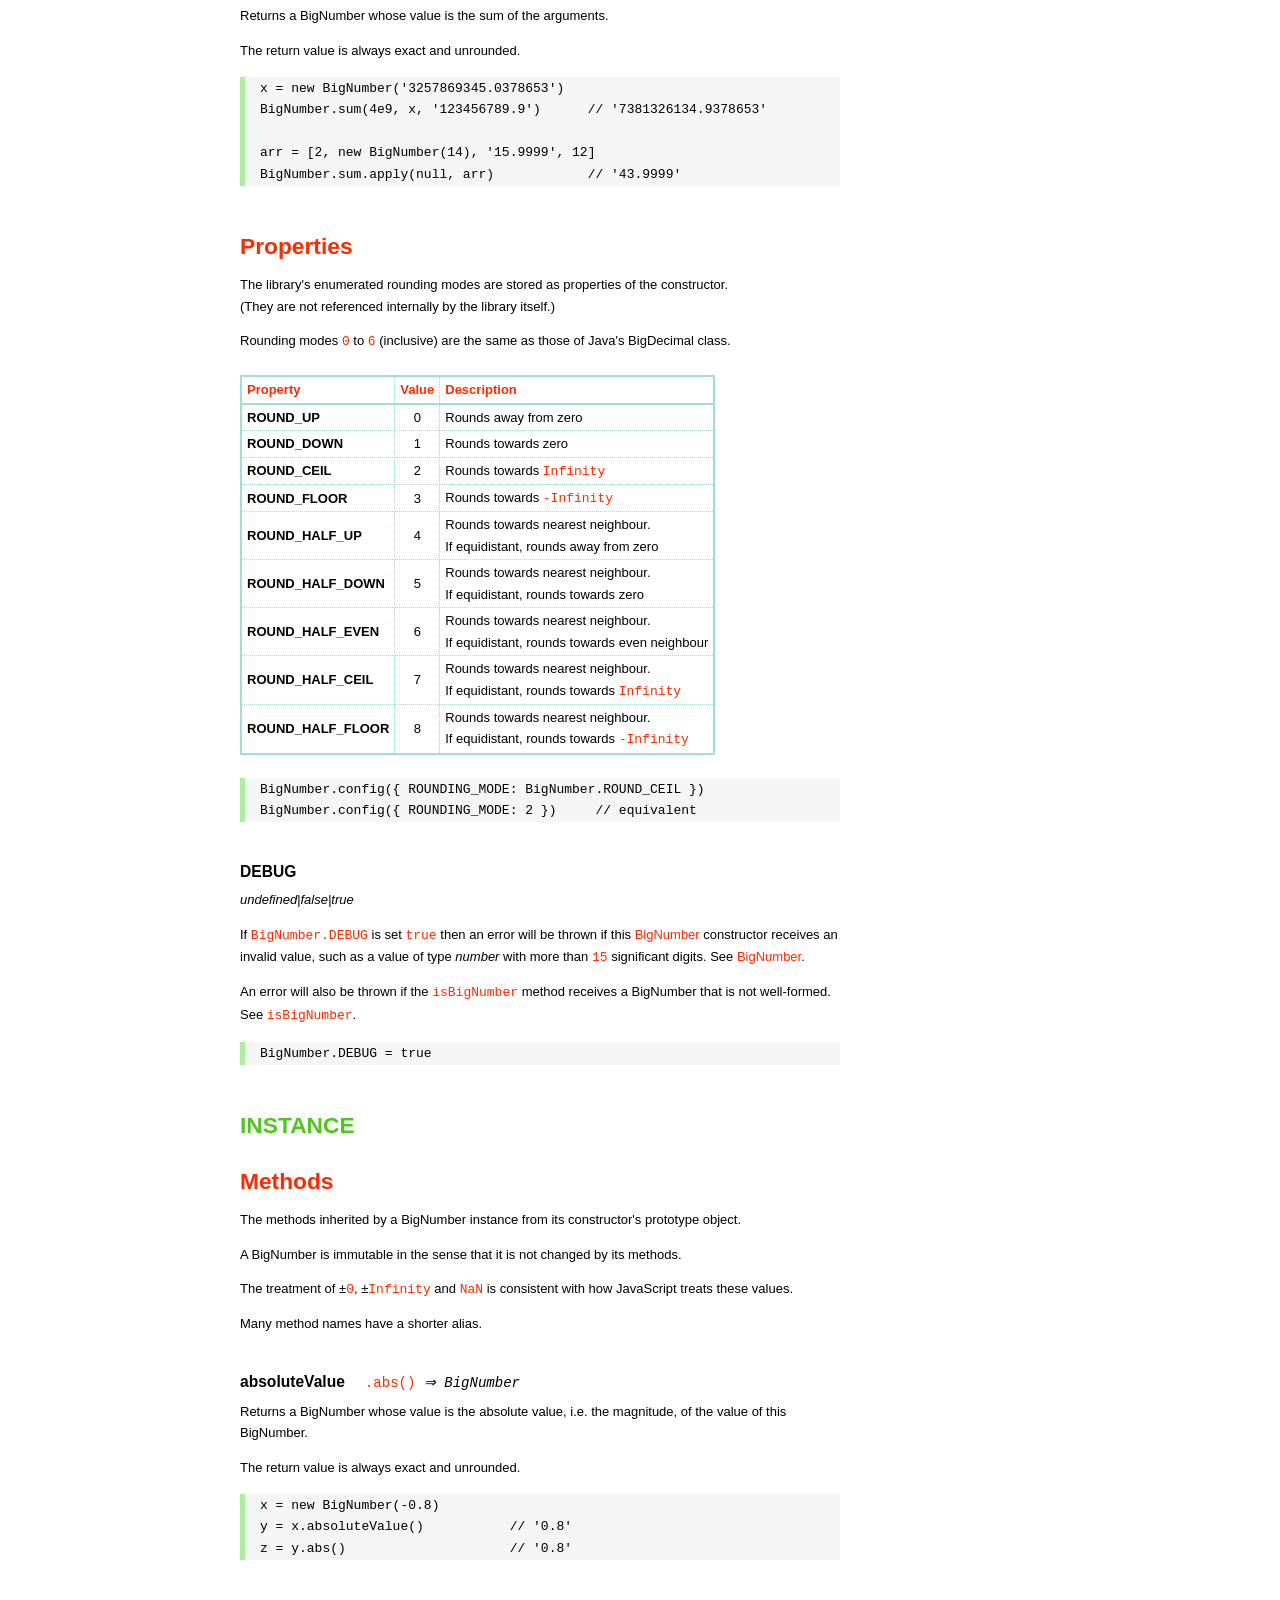
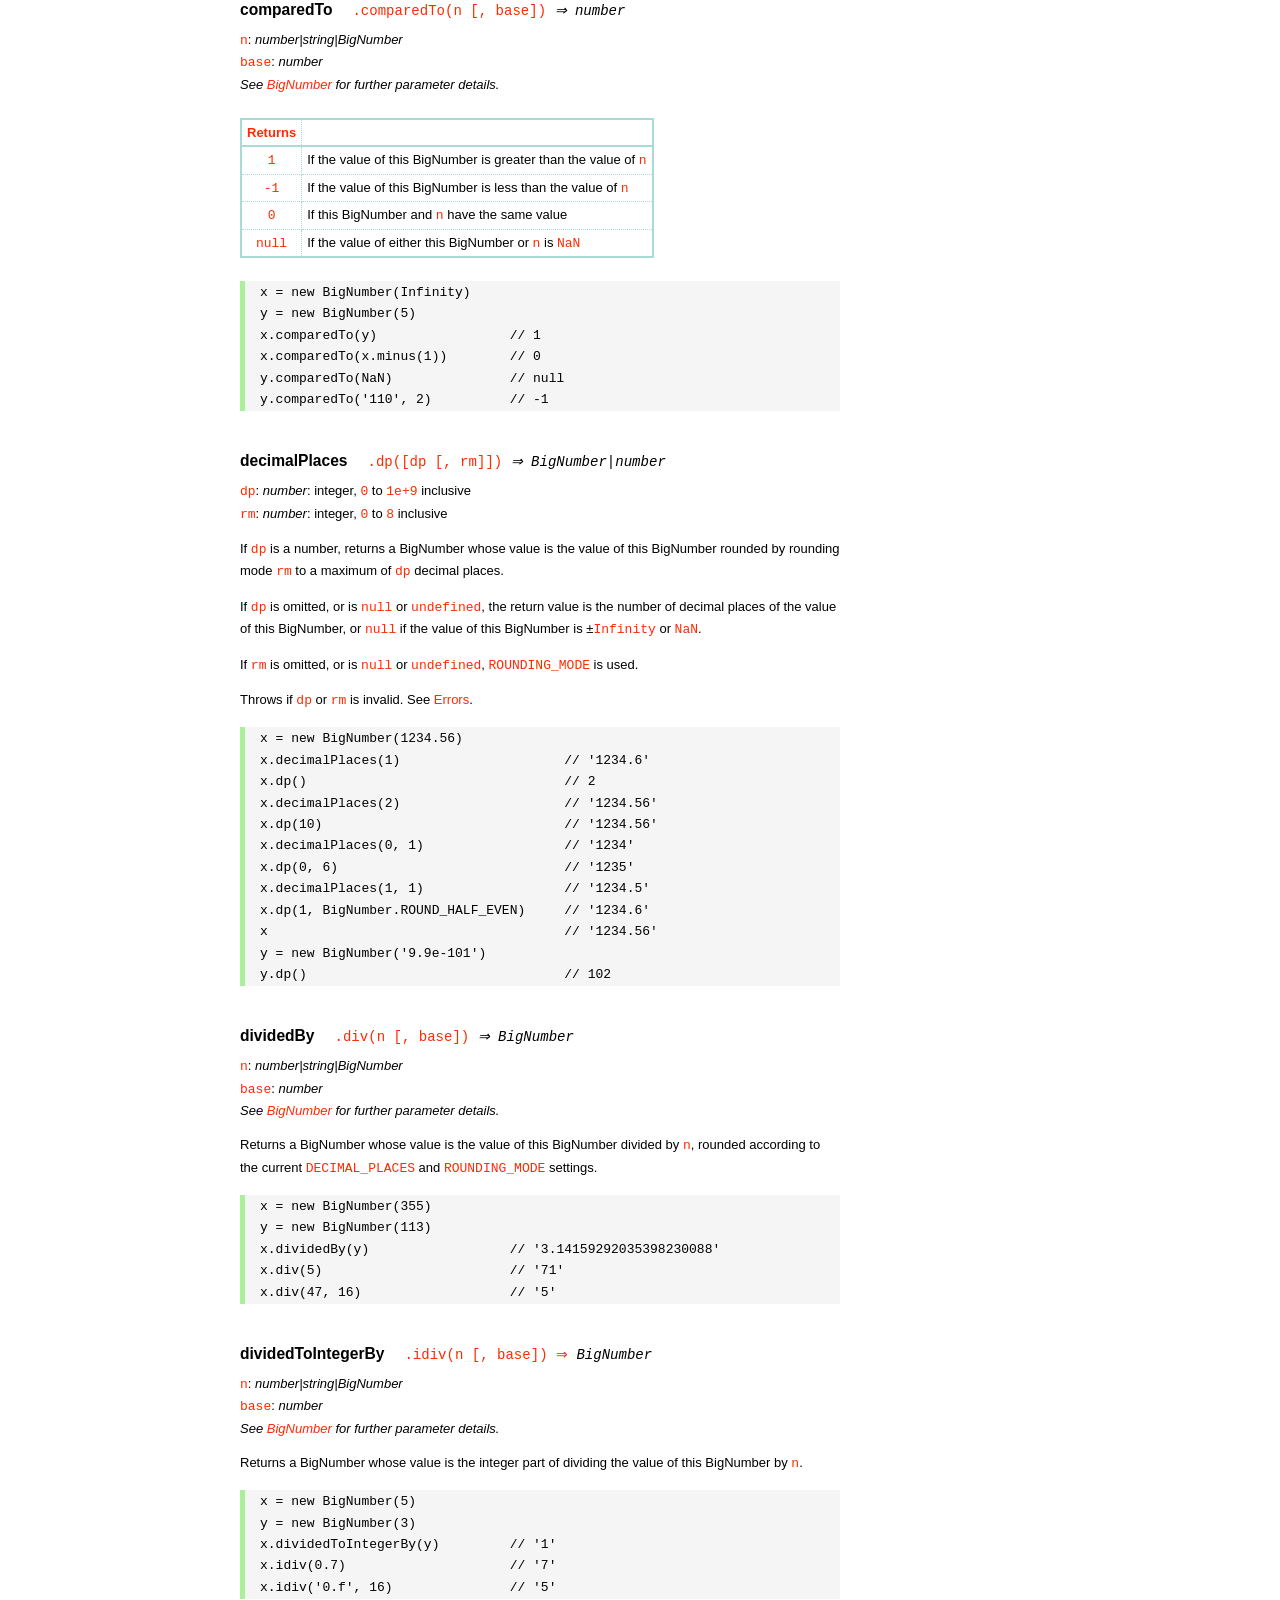
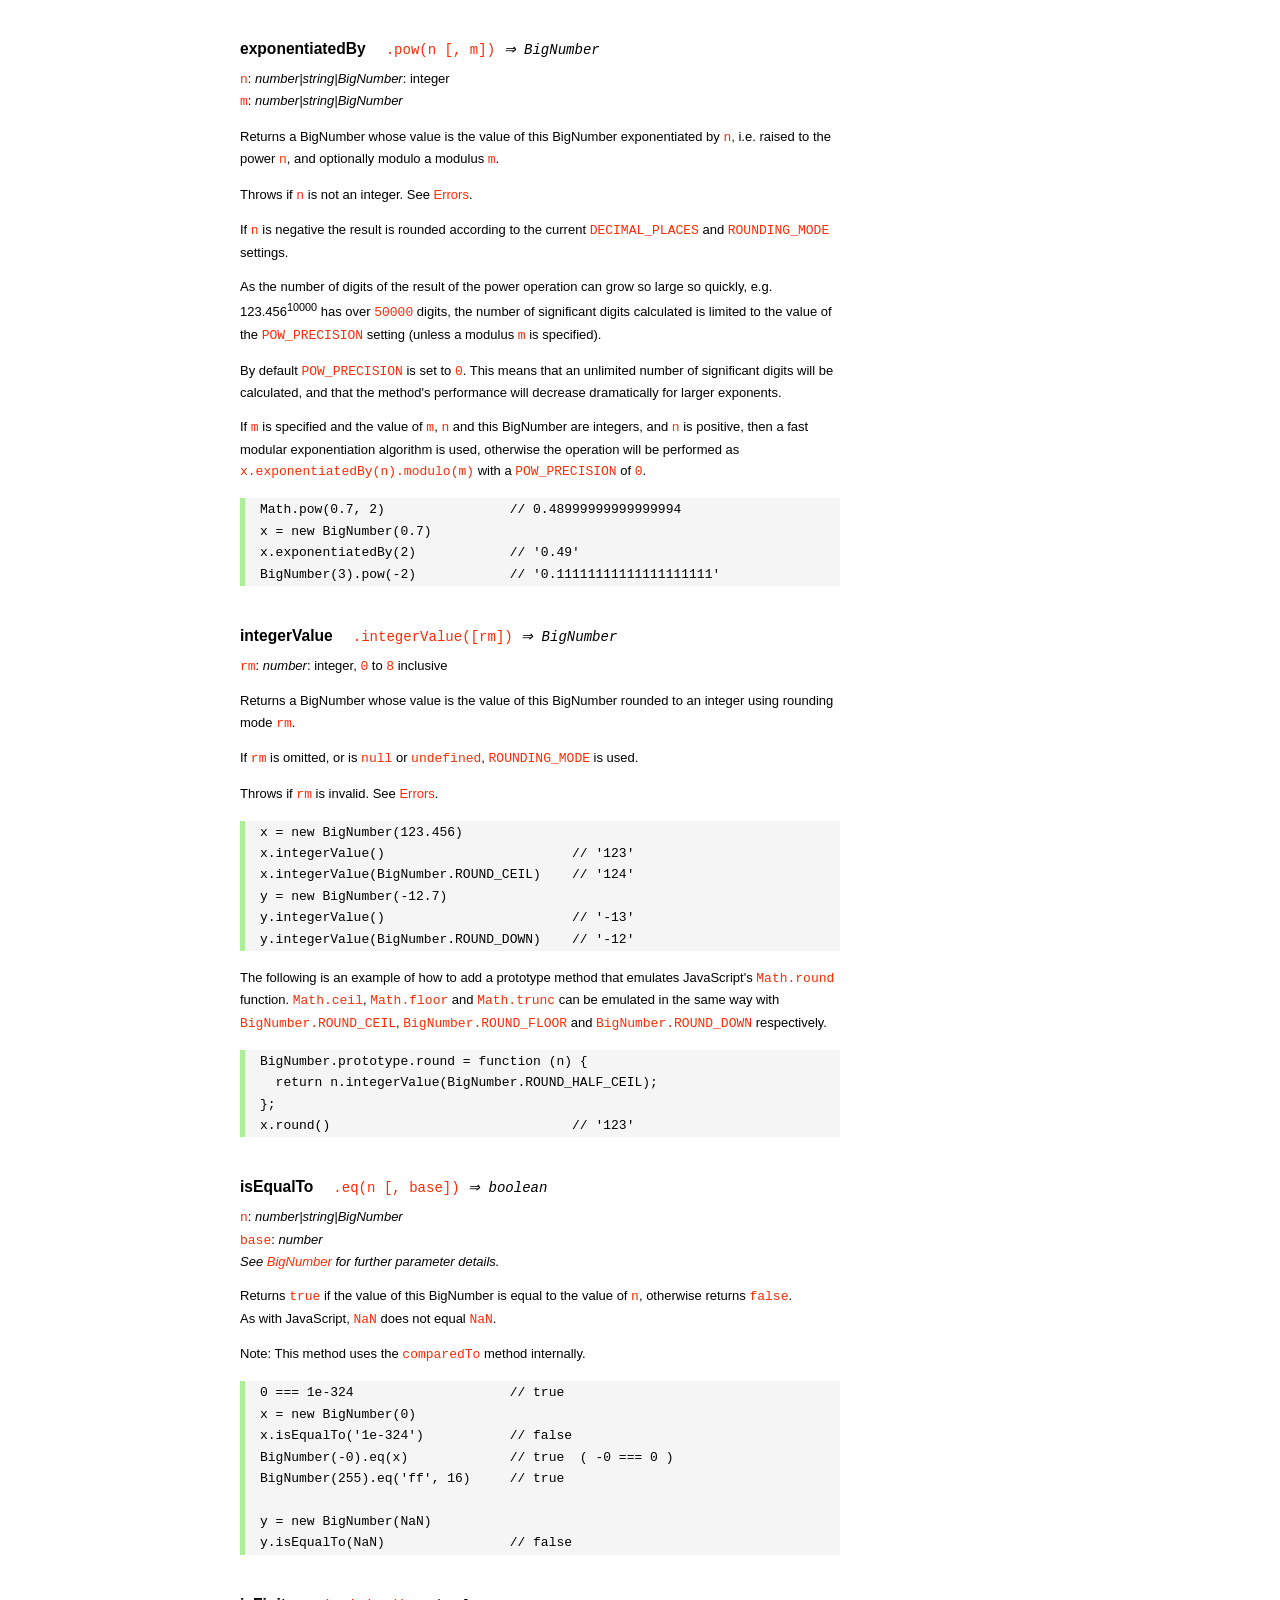
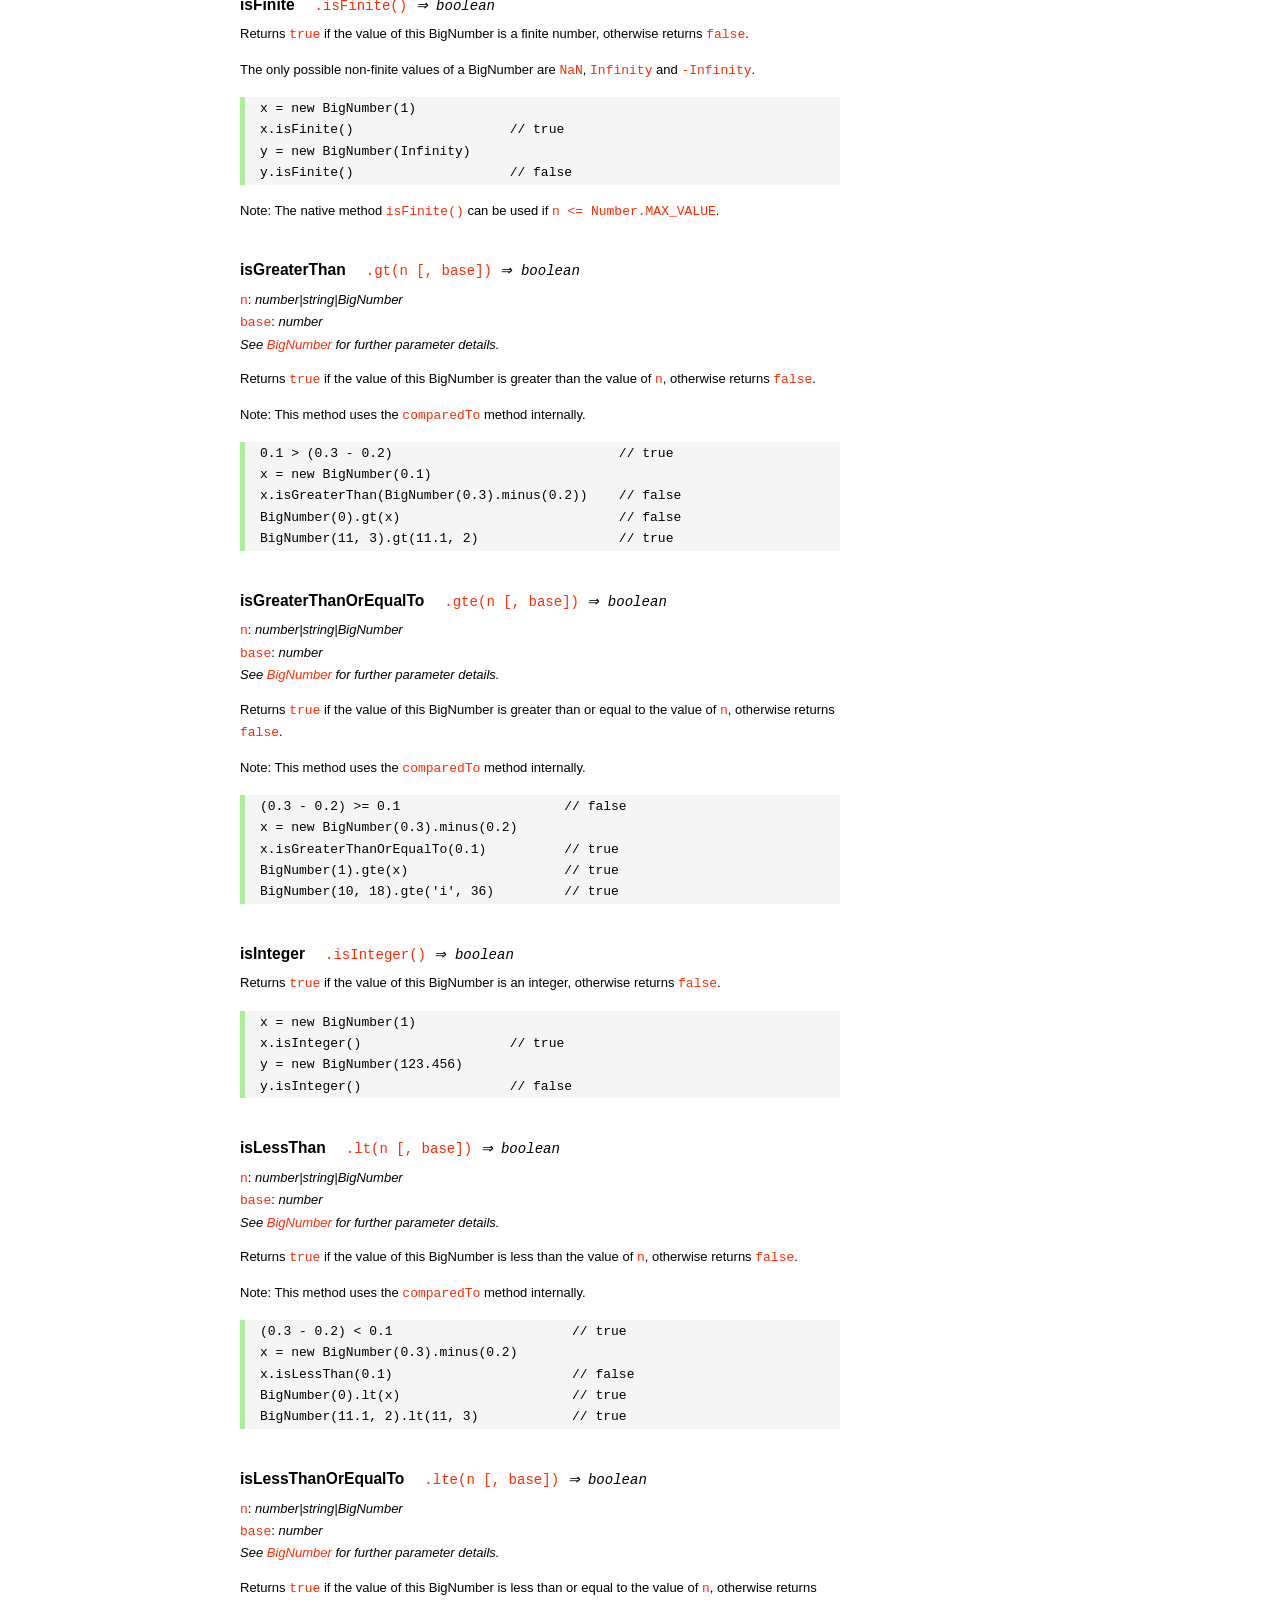
<file: node_modules/bignumber.js/doc/API.html>
<!DOCTYPE HTML>
<html>
<head>
<meta charset="utf-8">
<meta http-equiv="X-UA-Compatible" content="IE=edge">
<meta name="Author" content="M Mclaughlin">
<title>bignumber.js API</title>
<style>
html{font-size:100%}
body{background:#fff;font-family:"Helvetica Neue",Helvetica,Arial,sans-serif;font-size:13px;
  line-height:1.65em;min-height:100%;margin:0}
body,i{color:#000}
.nav{background:#fff;position:fixed;top:0;bottom:0;left:0;width:200px;overflow-y:auto;
  padding:15px 0 30px 15px}
div.container{width:600px;margin:50px 0 50px 240px}
p{margin:0 0 1em;width:600px}
pre,ul{margin:1em 0}
h1,h2,h3,h4,h5{margin:0;padding:1.5em 0 0}
h1,h2{padding:.75em 0}
h1{font:400 3em Verdana,sans-serif;color:#000;margin-bottom:1em}
h2{font-size:2.25em;color:#ff2a00}
h3{font-size:1.75em;color:#4dc71f}
h4{font-size:1.75em;color:#ff2a00;padding-bottom:.75em}
h5{font-size:1.2em;margin-bottom:.4em}
h6{font-size:1.1em;margin-bottom:0.8em;padding:0.5em 0}
dd{padding-top:.35em}
dt{padding-top:.5em}
b{font-weight:700}
dt b{font-size:1.3em}
a,a:visited{color:#ff2a00;text-decoration:none}
a:active,a:hover{outline:0;text-decoration:underline}
.nav a,.nav b,.nav a:visited{display:block;color:#ff2a00;font-weight:700; margin-top:15px}
.nav b{color:#4dc71f;margin-top:20px;cursor:default;width:auto}
ul{list-style-type:none;padding:0 0 0 20px}
.nav ul{line-height:14px;padding-left:0;margin:5px 0 0}
.nav ul a,.nav ul a:visited,span{display:inline;color:#000;font-family:Verdana,Geneva,sans-serif;
  font-size:11px;font-weight:400;margin:0}
.inset,ul.inset{margin-left:20px}
.inset{font-size:.9em}
.nav li{width:auto;margin:0 0 3px}
.alias{font-style:italic;margin-left:20px}
table{border-collapse:collapse;border-spacing:0;border:2px solid #a7dbd8;margin:1.75em 0;padding:0}
td,th{text-align:left;margin:0;padding:2px 5px;border:1px dotted #a7dbd8}
th{border-top:2px solid #a7dbd8;border-bottom:2px solid #a7dbd8;color:#ff2a00}
code,pre{font-family:Consolas, monaco, monospace;font-weight:400}
pre{background:#f5f5f5;white-space:pre-wrap;word-wrap:break-word;border-left:5px solid #abef98;
  padding:1px 0 1px 15px;margin:1.2em 0}
code,.nav-title{color:#ff2a00}
.end{margin-bottom:25px}
.centre{text-align:center}
.error-table{font-size:13px;width:100%}
#faq{margin:3em 0 0}
li span{float:right;margin-right:10px;color:#c0c0c0}
#js{font:inherit;color:#4dc71f}
</style>
</head>
<body>

  <div class="nav">

    <b>v8.1.0</b>

	<a class='nav-title' href="#">API</a>

    <b> CONSTRUCTOR </b>
    <ul>
      <li><a href="#bignumber">BigNumber</a></li>
    </ul>

    <a href="#methods">Methods</a>
    <ul>
      <li><a href="#clone">clone</a></li>
      <li><a href="#config" >config</a><span>set</span></li>
      <li>
        <ul class="inset">
          <li><a href="#decimal-places">DECIMAL_PLACES</a></li>
          <li><a href="#rounding-mode" >ROUNDING_MODE</a></li>
          <li><a href="#exponential-at">EXPONENTIAL_AT</a></li>
          <li><a href="#range"         >RANGE</a></li>
          <li><a href="#crypto"        >CRYPTO</a></li>
          <li><a href="#modulo-mode"   >MODULO_MODE</a></li>
          <li><a href="#pow-precision" >POW_PRECISION</a></li>
          <li><a href="#format"        >FORMAT</a></li>
          <li><a href="#alphabet"      >ALPHABET</a></li>
        </ul>
      </li>
      <li><a href="#isBigNumber">isBigNumber</a></li>
      <li><a href="#max"        >maximum</a><span>max</span></li>
      <li><a href="#min"        >minimum</a><span>min</span></li>
      <li><a href="#random"     >random</a></li>
      <li><a href="#sum"        >sum</a></li>
    </ul>

    <a href="#constructor-properties">Properties</a>
    <ul>
      <li><a href="#round-up"        >ROUND_UP</a></li>
      <li><a href="#round-down"      >ROUND_DOWN</a></li>
      <li><a href="#round-ceil"      >ROUND_CEIL</a></li>
      <li><a href="#round-floor"     >ROUND_FLOOR</a></li>
      <li><a href="#round-half-up"   >ROUND_HALF_UP</a></li>
      <li><a href="#round-half-down" >ROUND_HALF_DOWN</a></li>
      <li><a href="#round-half-even" >ROUND_HALF_EVEN</a></li>
      <li><a href="#round-half-ceil" >ROUND_HALF_CEIL</a></li>
      <li><a href="#round-half-floor">ROUND_HALF_FLOOR</a></li>
      <li><a href="#debug"           >DEBUG</a></li>
    </ul>

    <b> INSTANCE </b>

    <a href="#prototype-methods">Methods</a>
    <ul>
      <li><a href="#abs"    >absoluteValue         </a><span>abs</span>  </li>
      <li><a href="#cmp"    >comparedTo            </a>                  </li>
      <li><a href="#dp"     >decimalPlaces         </a><span>dp</span>   </li>
      <li><a href="#div"    >dividedBy             </a><span>div</span>  </li>
      <li><a href="#divInt" >dividedToIntegerBy    </a><span>idiv</span> </li>
      <li><a href="#pow"    >exponentiatedBy       </a><span>pow</span>  </li>
      <li><a href="#int"    >integerValue          </a>                  </li>
      <li><a href="#eq"     >isEqualTo             </a><span>eq</span>   </li>
      <li><a href="#isF"    >isFinite              </a>                  </li>
      <li><a href="#gt"     >isGreaterThan         </a><span>gt</span>   </li>
      <li><a href="#gte"    >isGreaterThanOrEqualTo</a><span>gte</span>  </li>
      <li><a href="#isInt"  >isInteger             </a>                  </li>
      <li><a href="#lt"     >isLessThan            </a><span>lt</span>   </li>
      <li><a href="#lte"    >isLessThanOrEqualTo   </a><span>lte</span>  </li>
      <li><a href="#isNaN"  >isNaN                 </a>                  </li>
      <li><a href="#isNeg"  >isNegative            </a>                  </li>
      <li><a href="#isPos"  >isPositive            </a>                  </li>
      <li><a href="#isZ"    >isZero                </a>                  </li>
      <li><a href="#minus"  >minus                 </a>                  </li>
      <li><a href="#mod"    >modulo                </a><span>mod</span>  </li>
      <li><a href="#times"  >multipliedBy          </a><span>times</span></li>
      <li><a href="#neg"    >negated               </a>                  </li>
      <li><a href="#plus"   >plus                  </a>                  </li>
      <li><a href="#sd"     >precision             </a><span>sd</span>   </li>
      <li><a href="#shift"  >shiftedBy             </a>                  </li>
      <li><a href="#sqrt"   >squareRoot            </a><span>sqrt</span> </li>
      <li><a href="#toE"    >toExponential         </a>                  </li>
      <li><a href="#toFix"  >toFixed               </a>                  </li>
      <li><a href="#toFor"  >toFormat              </a>                  </li>
      <li><a href="#toFr"   >toFraction            </a>                  </li>
      <li><a href="#toJSON" >toJSON                </a>                  </li>
      <li><a href="#toN"    >toNumber              </a>                  </li>
      <li><a href="#toP"    >toPrecision           </a>                  </li>
      <li><a href="#toS"    >toString              </a>                  </li>
      <li><a href="#valueOf">valueOf               </a>                  </li>
    </ul>

    <a href="#instance-properties">Properties</a>
    <ul>
      <li><a href="#coefficient">c: coefficient</a></li>
      <li><a href="#exponent"   >e: exponent</a></li>
      <li><a href="#sign"       >s: sign</a></li>
    </ul>

    <a href="#zero-nan-infinity">Zero, NaN &amp; Infinity</a>
    <a href="#Errors">Errors</a>
    <a href="#type-coercion">Type coercion</a>
    <a class='end' href="#faq">FAQ</a>

  </div>

  <div class="container">

    <h1>bignumber<span id='js'>.js</span></h1>

    <p>A JavaScript library for arbitrary-precision arithmetic.</p>
    <p><a href="https://github.com/MikeMcl/bignumber.js">Hosted on GitHub</a>. </p>

    <h2>API</h2>

    <p>
      See the <a href='https://github.com/MikeMcl/bignumber.js'>README</a> on GitHub for a
      quick-start introduction.
    </p>
    <p>
      In all examples below, <code>var</code> and semicolons are not shown, and if a commented-out
      value is in quotes it means <code>toString</code> has been called on the preceding expression.
    </p>


    <h3>CONSTRUCTOR</h3>


    <h5 id="bignumber">
      BigNumber<code class='inset'>BigNumber(n [, base]) <i>&rArr; BigNumber</i></code>
    </h5>
    <p>
      <code>n</code>: <i>number|string|BigNumber</i><br />
      <code>base</code>: <i>number</i>: integer, <code>2</code> to <code>36</code> inclusive. (See
      <a href='#alphabet'><code>ALPHABET</code></a> to extend this range).
    </p>
    <p>
      Returns a new instance of a BigNumber object with value <code>n</code>, where <code>n</code>
      is a numeric value in the specified <code>base</code>, or base <code>10</code> if
      <code>base</code> is omitted or is <code>null</code> or <code>undefined</code>.
    </p>
    <pre>
x = new BigNumber(123.4567)                // '123.4567'
// 'new' is optional
y = BigNumber(x)                           // '123.4567'</pre>
    <p>
      If <code>n</code> is a base <code>10</code> value it can be in normal (fixed-point) or
      exponential notation. Values in other bases must be in normal notation. Values in any base can
      have fraction digits, i.e. digits after the decimal point.
    </p>
    <pre>
new BigNumber(43210)                       // '43210'
new BigNumber('4.321e+4')                  // '43210'
new BigNumber('-735.0918e-430')            // '-7.350918e-428'
new BigNumber('123412421.234324', 5)       // '607236.557696'</pre>
    <p>
      Signed <code>0</code>, signed <code>Infinity</code> and <code>NaN</code> are supported.
    </p>
    <pre>
new BigNumber('-Infinity')                 // '-Infinity'
new BigNumber(NaN)                         // 'NaN'
new BigNumber(-0)                          // '0'
new BigNumber('.5')                        // '0.5'
new BigNumber('+2')                        // '2'</pre>
    <p>
      String values in hexadecimal literal form, e.g. <code>'0xff'</code>, are valid, as are
      string values with the octal and binary prefixs <code>'0o'</code> and <code>'0b'</code>.
      String values in octal literal form without the prefix will be interpreted as
      decimals, e.g. <code>'011'</code> is interpreted as 11, not 9.
    </p>
    <pre>
new BigNumber(-10110100.1, 2)              // '-180.5'
new BigNumber('-0b10110100.1')             // '-180.5'
new BigNumber('ff.8', 16)                  // '255.5'
new BigNumber('0xff.8')                    // '255.5'</pre>
    <p>
      If a base is specified, <code>n</code> is rounded according to the current
      <a href='#decimal-places'><code>DECIMAL_PLACES</code></a> and
      <a href='#rounding-mode'><code>ROUNDING_MODE</code></a> settings. <em>This includes base
      <code>10</code> so don't include a <code>base</code> parameter for decimal values unless
      this behaviour is wanted.</em>
    </p>
    <pre>BigNumber.config({ DECIMAL_PLACES: 5 })
new BigNumber(1.23456789)                  // '1.23456789'
new BigNumber(1.23456789, 10)              // '1.23457'</pre>
    <p>An error is thrown if <code>base</code> is invalid. See <a href='#Errors'>Errors</a>.</p>
    <p>
      There is no limit to the number of digits of a value of type <em>string</em> (other than
      that of JavaScript's maximum array size). See <a href='#range'><code>RANGE</code></a> to set
      the maximum and minimum possible exponent value of a BigNumber.
    </p>
    <pre>
new BigNumber('5032485723458348569331745.33434346346912144534543')
new BigNumber('4.321e10000000')</pre>
    <p>BigNumber <code>NaN</code> is returned if <code>n</code> is invalid
    (unless <code>BigNumber.DEBUG</code> is <code>true</code>, see below).</p>
    <pre>
new BigNumber('.1*')                       // 'NaN'
new BigNumber('blurgh')                    // 'NaN'
new BigNumber(9, 2)                        // 'NaN'</pre>
    <p>
      To aid in debugging, if <code>BigNumber.DEBUG</code> is <code>true</code> then an error will
      be thrown on an invalid <code>n</code>. An error will also be thrown if <code>n</code> is of
      type <em>number</em> with more than <code>15</code> significant digits, as calling
      <code><a href='#toS'>toString</a></code> or <code><a href='#valueOf'>valueOf</a></code> on
      these numbers may not result in the intended value.
    </p>
      <pre>
console.log(823456789123456.3)            //  823456789123456.2
new BigNumber(823456789123456.3)          // '823456789123456.2'
BigNumber.DEBUG = true
// '[BigNumber Error] Number primitive has more than 15 significant digits'
new BigNumber(823456789123456.3)
// '[BigNumber Error] Not a base 2 number'
new BigNumber(9, 2)</pre>
    <p>
      A BigNumber can also be created from an object literal.
      Use <code><a href='#isBigNumber'>isBigNumber</a></code> to check that it is well-formed.
    </p>
    <pre>new BigNumber({ s: 1, e: 2, c: [ 777, 12300000000000 ], _isBigNumber: true })    // '777.123'</pre>




    <h4 id="methods">Methods</h4>
     <p>The static methods of a BigNumber constructor.</p>




    <h5 id="clone">clone
      <code class='inset'>.clone([object]) <i>&rArr; BigNumber constructor</i></code>
    </h5>
    <p><code>object</code>: <i>object</i></p>
    <p>
      Returns a new independent BigNumber constructor with configuration as described by
      <code>object</code> (see <a href='#config'><code>config</code></a>), or with the default
      configuration if <code>object</code> is <code>null</code> or <code>undefined</code>.
    </p>
    <p>
      Throws if <code>object</code> is not an object. See <a href='#Errors'>Errors</a>.
    </p>
    <pre>BigNumber.config({ DECIMAL_PLACES: 5 })
BN = BigNumber.clone({ DECIMAL_PLACES: 9 })

x = new BigNumber(1)
y = new BN(1)

x.div(3)                        // 0.33333
y.div(3)                        // 0.333333333

// BN = BigNumber.clone({ DECIMAL_PLACES: 9 }) is equivalent to:
BN = BigNumber.clone()
BN.config({ DECIMAL_PLACES: 9 })</pre>



    <h5 id="config">config<code class='inset'>set([object]) <i>&rArr; object</i></code></h5>
    <p>
      <code>object</code>: <i>object</i>: an object that contains some or all of the following
      properties.
    </p>
    <p>Configures the settings for this particular BigNumber constructor.</p>

    <dl class='inset'>
      <dt id="decimal-places"><code><b>DECIMAL_PLACES</b></code></dt>
      <dd>
        <i>number</i>: integer, <code>0</code> to <code>1e+9</code> inclusive<br />
        Default value: <code>20</code>
      </dd>
      <dd>
        The <u>maximum</u> number of decimal places of the results of operations involving
        division, i.e. division, square root and base conversion operations, and power
        operations with negative exponents.<br />
      </dd>
      <dd>
      <pre>BigNumber.config({ DECIMAL_PLACES: 5 })
BigNumber.set({ DECIMAL_PLACES: 5 })    // equivalent</pre>
      </dd>



      <dt id="rounding-mode"><code><b>ROUNDING_MODE</b></code></dt>
      <dd>
        <i>number</i>: integer, <code>0</code> to <code>8</code> inclusive<br />
        Default value: <code>4</code> <a href="#round-half-up">(<code>ROUND_HALF_UP</code>)</a>
      </dd>
      <dd>
        The rounding mode used in the above operations and the default rounding mode of
        <a href='#dp'><code>decimalPlaces</code></a>,
        <a href='#sd'><code>precision</code></a>,
        <a href='#toE'><code>toExponential</code></a>,
        <a href='#toFix'><code>toFixed</code></a>,
        <a href='#toFor'><code>toFormat</code></a> and
        <a href='#toP'><code>toPrecision</code></a>.
      </dd>
      <dd>The modes are available as enumerated properties of the BigNumber constructor.</dd>
       <dd>
      <pre>BigNumber.config({ ROUNDING_MODE: 0 })
BigNumber.set({ ROUNDING_MODE: BigNumber.ROUND_UP })    // equivalent</pre>
        </dd>



      <dt id="exponential-at"><code><b>EXPONENTIAL_AT</b></code></dt>
      <dd>
        <i>number</i>: integer, magnitude <code>0</code> to <code>1e+9</code> inclusive, or
        <br />
        <i>number</i>[]: [ integer <code>-1e+9</code> to <code>0</code> inclusive, integer
        <code>0</code> to <code>1e+9</code> inclusive ]<br />
        Default value: <code>[-7, 20]</code>
      </dd>
      <dd>
        The exponent value(s) at which <code>toString</code> returns exponential notation.
      </dd>
      <dd>
        If a single number is assigned, the value is the exponent magnitude.<br />
        If an array of two numbers is assigned then the first number is the negative exponent
        value at and beneath which exponential notation is used, and the second number is the
        positive exponent value at and above which the same.
      </dd>
      <dd>
        For example, to emulate JavaScript numbers in terms of the exponent values at which they
        begin to use exponential notation, use <code>[-7, 20]</code>.
      </dd>
      <dd>
      <pre>BigNumber.config({ EXPONENTIAL_AT: 2 })
new BigNumber(12.3)         // '12.3'        e is only 1
new BigNumber(123)          // '1.23e+2'
new BigNumber(0.123)        // '0.123'       e is only -1
new BigNumber(0.0123)       // '1.23e-2'

BigNumber.config({ EXPONENTIAL_AT: [-7, 20] })
new BigNumber(123456789)    // '123456789'   e is only 8
new BigNumber(0.000000123)  // '1.23e-7'

// Almost never return exponential notation:
BigNumber.config({ EXPONENTIAL_AT: 1e+9 })

// Always return exponential notation:
BigNumber.config({ EXPONENTIAL_AT: 0 })</pre>
      </dd>
      <dd>
        Regardless of the value of <code>EXPONENTIAL_AT</code>, the <code>toFixed</code> method
        will always return a value in normal notation and the <code>toExponential</code> method
        will always return a value in exponential form.
      </dd>
      <dd>
        Calling <code>toString</code> with a base argument, e.g. <code>toString(10)</code>, will
        also always return normal notation.
      </dd>



      <dt id="range"><code><b>RANGE</b></code></dt>
      <dd>
        <i>number</i>: integer, magnitude <code>1</code> to <code>1e+9</code> inclusive, or
        <br />
        <i>number</i>[]: [ integer <code>-1e+9</code> to <code>-1</code> inclusive, integer
        <code>1</code> to <code>1e+9</code> inclusive ]<br />
        Default value: <code>[-1e+9, 1e+9]</code>
      </dd>
      <dd>
        The exponent value(s) beyond which overflow to <code>Infinity</code> and underflow to
        zero occurs.
      </dd>
      <dd>
        If a single number is assigned, it is the maximum exponent magnitude: values wth a
        positive exponent of greater magnitude become <code>Infinity</code> and those with a
        negative exponent of greater magnitude become zero.
      <dd>
        If an array of two numbers is assigned then the first number is the negative exponent
        limit and the second number is the positive exponent limit.
      </dd>
      <dd>
        For example, to emulate JavaScript numbers in terms of the exponent values at which they
        become zero and <code>Infinity</code>, use <code>[-324, 308]</code>.
      </dd>
      <dd>
      <pre>BigNumber.config({ RANGE: 500 })
BigNumber.config().RANGE     // [ -500, 500 ]
new BigNumber('9.999e499')   // '9.999e+499'
new BigNumber('1e500')       // 'Infinity'
new BigNumber('1e-499')      // '1e-499'
new BigNumber('1e-500')      // '0'

BigNumber.config({ RANGE: [-3, 4] })
new BigNumber(99999)         // '99999'      e is only 4
new BigNumber(100000)        // 'Infinity'   e is 5
new BigNumber(0.001)         // '0.01'       e is only -3
new BigNumber(0.0001)        // '0'          e is -4</pre>
      </dd>
      <dd>
        The largest possible magnitude of a finite BigNumber is
        <code>9.999...e+1000000000</code>.<br />
        The smallest possible magnitude of a non-zero BigNumber is <code>1e-1000000000</code>.
      </dd>



      <dt id="crypto"><code><b>CRYPTO</b></code></dt>
      <dd>
        <i>boolean</i>: <code>true</code> or <code>false</code>.<br />
        Default value: <code>false</code>
      </dd>
      <dd>
        The value that determines whether cryptographically-secure pseudo-random number
        generation is used.
      </dd>
      <dd>
        If <code>CRYPTO</code> is set to <code>true</code> then the
        <a href='#random'><code>random</code></a> method will generate random digits using
        <code>crypto.getRandomValues</code> in browsers that support it, or
        <code>crypto.randomBytes</code> if using Node.js.
      </dd>
      <dd>
        If neither function is supported by the host environment then attempting to set
        <code>CRYPTO</code> to <code>true</code> will fail and an exception will be thrown.
      </dd>
      <dd>
        If <code>CRYPTO</code> is <code>false</code> then the source of randomness used will be
        <code>Math.random</code> (which is assumed to generate at least <code>30</code> bits of
        randomness).
      </dd>
      <dd>See <a href='#random'><code>random</code></a>.</dd>
      <dd>
      <pre>
// Node.js
global.crypto = require('crypto')

BigNumber.config({ CRYPTO: true })
BigNumber.config().CRYPTO       // true
BigNumber.random()              // 0.54340758610486147524</pre>
      </dd>



      <dt id="modulo-mode"><code><b>MODULO_MODE</b></code></dt>
      <dd>
        <i>number</i>: integer, <code>0</code> to <code>9</code> inclusive<br />
        Default value: <code>1</code> (<a href="#round-down"><code>ROUND_DOWN</code></a>)
      </dd>
      <dd>The modulo mode used when calculating the modulus: <code>a mod n</code>.</dd>
      <dd>
        The quotient, <code>q = a / n</code>, is calculated according to the
        <a href='#rounding-mode'><code>ROUNDING_MODE</code></a> that corresponds to the chosen
        <code>MODULO_MODE</code>.
      </dd>
      <dd>The remainder, <code>r</code>, is calculated as: <code>r = a - n * q</code>.</dd>
      <dd>
        The modes that are most commonly used for the modulus/remainder operation are shown in
        the following table. Although the other rounding modes can be used, they may not give
        useful results.
      </dd>
      <dd>
        <table>
          <tr><th>Property</th><th>Value</th><th>Description</th></tr>
          <tr>
            <td><b>ROUND_UP</b></td><td class='centre'>0</td>
            <td>
              The remainder is positive if the dividend is negative, otherwise it is negative.
            </td>
          </tr>
          <tr>
            <td><b>ROUND_DOWN</b></td><td class='centre'>1</td>
            <td>
              The remainder has the same sign as the dividend.<br />
              This uses 'truncating division' and matches the behaviour of JavaScript's
              remainder operator <code>%</code>.
            </td>
          </tr>
          <tr>
            <td><b>ROUND_FLOOR</b></td><td class='centre'>3</td>
            <td>
              The remainder has the same sign as the divisor.<br />
              This matches Python's <code>%</code> operator.
            </td>
          </tr>
          <tr>
            <td><b>ROUND_HALF_EVEN</b></td><td class='centre'>6</td>
            <td>The <i>IEEE 754</i> remainder function.</td>
          </tr>
           <tr>
             <td><b>EUCLID</b></td><td class='centre'>9</td>
             <td>
               The remainder is always positive. Euclidian division: <br />
               <code>q = sign(n) * floor(a / abs(n))</code>
             </td>
           </tr>
        </table>
      </dd>
      <dd>
        The rounding/modulo modes are available as enumerated properties of the BigNumber
        constructor.
      </dd>
      <dd>See <a href='#mod'><code>modulo</code></a>.</dd>
      <dd>
        <pre>BigNumber.config({ MODULO_MODE: BigNumber.EUCLID })
BigNumber.config({ MODULO_MODE: 9 })          // equivalent</pre>
      </dd>



      <dt id="pow-precision"><code><b>POW_PRECISION</b></code></dt>
      <dd>
        <i>number</i>: integer, <code>0</code> to <code>1e+9</code> inclusive.<br />
        Default value: <code>0</code>
      </dd>
      <dd>
        The <i>maximum</i> precision, i.e. number of significant digits, of the result of the power
        operation (unless a modulus is specified).
      </dd>
      <dd>If set to <code>0</code>, the number of significant digits will not be limited.</dd>
      <dd>See <a href='#pow'><code>exponentiatedBy</code></a>.</dd>
      <dd><pre>BigNumber.config({ POW_PRECISION: 100 })</pre></dd>



      <dt id="format"><code><b>FORMAT</b></code></dt>
      <dd><i>object</i></dd>
      <dd>
        The <code>FORMAT</code> object configures the format of the string returned by the
        <a href='#toFor'><code>toFormat</code></a> method.
      </dd>
      <dd>
        The example below shows the properties of the <code>FORMAT</code> object that are
        recognised, and their default values.
      </dd>
      <dd>
         Unlike the other configuration properties, the values of the properties of the
         <code>FORMAT</code> object will not be checked for validity. The existing
         <code>FORMAT</code> object will simply be replaced by the object that is passed in.
         The object can include any number of the properties shown below.
      </dd>
      <dd>See <a href='#toFor'><code>toFormat</code></a> for examples of usage.</dd>
      <dd>
      <pre>
BigNumber.config({
  FORMAT: {
    // string to prepend
    prefix: '',
    // decimal separator
    decimalSeparator: '.',
    // grouping separator of the integer part
    groupSeparator: ',',
    // primary grouping size of the integer part
    groupSize: 3,
    // secondary grouping size of the integer part
    secondaryGroupSize: 0,
    // grouping separator of the fraction part
    fractionGroupSeparator: ' ',
    // grouping size of the fraction part
    fractionGroupSize: 0,
    // string to append
    suffix: ''
  }
});</pre>
      </dd>



      <dt id="alphabet"><code><b>ALPHABET</b></code></dt>
      <dd>
        <i>string</i><br />
        Default value: <code>'0123456789abcdefghijklmnopqrstuvwxyz'</code>
      </dd>
      <dd>
        The alphabet used for base conversion. The length of the alphabet corresponds to the
        maximum value of the base argument that can be passed to the
        <a href='#bignumber'><code>BigNumber</code></a> constructor or
        <a href='#toS'><code>toString</code></a>.
      </dd>
      <dd>
        There is no maximum length for the alphabet, but it must be at least 2 characters long, and
        it must not contain whitespace or a repeated character, or the sign indicators
        <code>'+'</code> and <code>'-'</code>, or the decimal separator <code>'.'</code>.
      </dd>
      <dd>
        <pre>// duodecimal (base 12)
BigNumber.config({ ALPHABET: '0123456789TE' })
x = new BigNumber('T', 12)
x.toString()                // '10'
x.toString(12)              // 'T'</pre>
      </dd>



    </dl>
    <br /><br />
    <p>Returns an object with the above properties and their current values.</p>
    <p>
      Throws if <code>object</code> is not an object, or if an invalid value is assigned to
      one or more of the above properties. See <a href='#Errors'>Errors</a>.
    </p>
    <pre>
BigNumber.config({
  DECIMAL_PLACES: 40,
  ROUNDING_MODE: BigNumber.ROUND_HALF_CEIL,
  EXPONENTIAL_AT: [-10, 20],
  RANGE: [-500, 500],
  CRYPTO: true,
  MODULO_MODE: BigNumber.ROUND_FLOOR,
  POW_PRECISION: 80,
  FORMAT: {
    groupSize: 3,
    groupSeparator: ' ',
    decimalSeparator: ','
  },
  ALPHABET: '0123456789abcdefghijklmnopqrstuvwxyzABCDEFGHIJKLMNOPQRSTUVWXYZ$_'
});

obj = BigNumber.config();
obj.DECIMAL_PLACES        // 40
obj.RANGE                 // [-500, 500]</pre>



    <h5 id="isBigNumber">
      isBigNumber<code class='inset'>.isBigNumber(value) <i>&rArr; boolean</i></code>
    </h5>
    <p><code>value</code>: <i>any</i><br /></p>
    <p>
      Returns <code>true</code> if <code>value</code> is a BigNumber instance, otherwise returns
      <code>false</code>.
    </p>
    <pre>x = 42
y = new BigNumber(x)

BigNumber.isBigNumber(x)             // false
y instanceof BigNumber               // true
BigNumber.isBigNumber(y)             // true

BN = BigNumber.clone();
z = new BN(x)
z instanceof BigNumber               // false
BigNumber.isBigNumber(z)             // true</pre>
    <p>
      If <code>value</code> is a BigNumber instance and <code>BigNumber.DEBUG</code> is <code>true</code>,
      then this method will also check if <code>value</code> is well-formed, and throw if it is not.
      See <a href='#Errors'>Errors</a>.
    </p>
    <p>
      The check can be useful if creating a BigNumber from an object literal.
      See <a href='#bignumber'>BigNumber</a>.
    </p>
    <pre>
x = new BigNumber(10)

// Change x.c to an illegitimate value.
x.c = NaN

BigNumber.DEBUG = false

// No error.
BigNumber.isBigNumber(x)    // true

BigNumber.DEBUG = true

// Error.
BigNumber.isBigNumber(x)    // '[BigNumber Error] Invalid BigNumber'</pre>



    <h5 id="max">maximum<code class='inset'>.max(n...) <i>&rArr; BigNumber</i></code></h5>
    <p>
      <code>n</code>: <i>number|string|BigNumber</i><br />
      <i>See <code><a href="#bignumber">BigNumber</a></code> for further parameter details.</i>
    </p>
    <p>
      Returns a BigNumber whose value is the maximum of the arguments.
    </p>
    <p>The return value is always exact and unrounded.</p>
    <pre>x = new BigNumber('3257869345.0378653')
BigNumber.maximum(4e9, x, '123456789.9')      // '4000000000'

arr = [12, '13', new BigNumber(14)]
BigNumber.max.apply(null, arr)                // '14'</pre>



    <h5 id="min">minimum<code class='inset'>.min(n...) <i>&rArr; BigNumber</i></code></h5>
    <p>
      <code>n</code>: <i>number|string|BigNumber</i><br />
      <i>See <code><a href="#bignumber">BigNumber</a></code> for further parameter details.</i>
    </p>
    <p>
      Returns a BigNumber whose value is the minimum of the arguments.
    </p>
    <p>The return value is always exact and unrounded.</p>
    <pre>x = new BigNumber('3257869345.0378653')
BigNumber.minimum(4e9, x, '123456789.9')      // '123456789.9'

arr = [2, new BigNumber(-14), '-15.9999', -12]
BigNumber.min.apply(null, arr)                // '-15.9999'</pre>



    <h5 id="random">
      random<code class='inset'>.random([dp]) <i>&rArr; BigNumber</i></code>
    </h5>
    <p><code>dp</code>: <i>number</i>: integer, <code>0</code> to <code>1e+9</code> inclusive</p>
    <p>
      Returns a new BigNumber with a pseudo-random value equal to or greater than <code>0</code> and
      less than <code>1</code>.
    </p>
    <p>
      The return value will have <code>dp</code> decimal places (or less if trailing zeros are
      produced).<br />
      If <code>dp</code> is omitted then the number of decimal places will default to the current
      <a href='#decimal-places'><code>DECIMAL_PLACES</code></a> setting.
    </p>
    <p>
      Depending on the value of this BigNumber constructor's
      <a href='#crypto'><code>CRYPTO</code></a> setting and the support for the
      <code>crypto</code> object in the host environment, the random digits of the return value are
      generated by either <code>Math.random</code> (fastest), <code>crypto.getRandomValues</code>
      (Web Cryptography API in recent browsers) or <code>crypto.randomBytes</code> (Node.js).
    </p>
    <p>
      To be able to set <a href='#crypto'><code>CRYPTO</code></a> to <code>true</code> when using
      Node.js, the <code>crypto</code> object must be available globally:
    </p>
    <pre>global.crypto = require('crypto')</pre>
    <p>
      If <a href='#crypto'><code>CRYPTO</code></a> is <code>true</code>, i.e. one of the
      <code>crypto</code> methods is to be used, the value of a returned BigNumber should be
      cryptographically-secure and statistically indistinguishable from a random value.
    </p>
    <p>
      Throws if <code>dp</code> is invalid. See <a href='#Errors'>Errors</a>.
    </p>
    <pre>BigNumber.config({ DECIMAL_PLACES: 10 })
BigNumber.random()              // '0.4117936847'
BigNumber.random(20)            // '0.78193327636914089009'</pre>



    <h5 id="sum">sum<code class='inset'>.sum(n...) <i>&rArr; BigNumber</i></code></h5>
    <p>
      <code>n</code>: <i>number|string|BigNumber</i><br />
      <i>See <code><a href="#bignumber">BigNumber</a></code> for further parameter details.</i>
    </p>
    <p>Returns a BigNumber whose value is the sum of the arguments.</p>
    <p>The return value is always exact and unrounded.</p>
    <pre>x = new BigNumber('3257869345.0378653')
BigNumber.sum(4e9, x, '123456789.9')      // '7381326134.9378653'

arr = [2, new BigNumber(14), '15.9999', 12]
BigNumber.sum.apply(null, arr)            // '43.9999'</pre>



    <h4 id="constructor-properties">Properties</h4>
    <p>
      The library's enumerated rounding modes are stored as properties of the constructor.<br />
      (They are not referenced internally by the library itself.)
    </p>
    <p>
      Rounding modes <code>0</code> to <code>6</code> (inclusive) are the same as those of Java's
      BigDecimal class.
    </p>
    <table>
      <tr>
        <th>Property</th>
        <th>Value</th>
        <th>Description</th>
      </tr>
      <tr>
        <td id="round-up"><b>ROUND_UP</b></td>
        <td class='centre'>0</td>
        <td>Rounds away from zero</td>
      </tr>
      <tr>
        <td id="round-down"><b>ROUND_DOWN</b></td>
        <td class='centre'>1</td>
        <td>Rounds towards zero</td>
      </tr>
      <tr>
        <td id="round-ceil"><b>ROUND_CEIL</b></td>
        <td class='centre'>2</td>
        <td>Rounds towards <code>Infinity</code></td>
      </tr>
      <tr>
        <td id="round-floor"><b>ROUND_FLOOR</b></td>
        <td class='centre'>3</td>
        <td>Rounds towards <code>-Infinity</code></td>
      </tr>
      <tr>
        <td id="round-half-up"><b>ROUND_HALF_UP</b></td>
        <td class='centre'>4</td>
        <td>
          Rounds towards nearest neighbour.<br />
          If equidistant, rounds away from zero
        </td>
      </tr>
      <tr>
        <td id="round-half-down"><b>ROUND_HALF_DOWN</b></td>
        <td class='centre'>5</td>
        <td>
          Rounds towards nearest neighbour.<br />
          If equidistant, rounds towards zero
        </td>
      </tr>
      <tr>
        <td id="round-half-even"><b>ROUND_HALF_EVEN</b></td>
        <td class='centre'>6</td>
        <td>
          Rounds towards nearest neighbour.<br />
          If equidistant, rounds towards even neighbour
        </td>
      </tr>
      <tr>
        <td id="round-half-ceil"><b>ROUND_HALF_CEIL</b></td>
        <td class='centre'>7</td>
        <td>
          Rounds towards nearest neighbour.<br />
          If equidistant, rounds towards <code>Infinity</code>
        </td>
      </tr>
      <tr>
        <td id="round-half-floor"><b>ROUND_HALF_FLOOR</b></td>
        <td class='centre'>8</td>
        <td>
          Rounds towards nearest neighbour.<br />
          If equidistant, rounds towards <code>-Infinity</code>
        </td>
      </tr>
    </table>
    <pre>
BigNumber.config({ ROUNDING_MODE: BigNumber.ROUND_CEIL })
BigNumber.config({ ROUNDING_MODE: 2 })     // equivalent</pre>

    <h5 id="debug">DEBUG</h5>
    <p><i>undefined|false|true</i></p>
    <p>
      If <code>BigNumber.DEBUG</code> is set <code>true</code> then an error will be thrown
      if this <a href='#bignumber'>BigNumber</a> constructor receives an invalid value, such as
      a value of type <em>number</em> with more than <code>15</code> significant digits.
      See <a href='#bignumber'>BigNumber</a>.
    </p>
    <p>
      An error will also be thrown if the <code><a href='#isBigNumber'>isBigNumber</a></code>
      method receives a BigNumber that is not well-formed.
      See <code><a href='#isBigNumber'>isBigNumber</a></code>.
    </p>
    <pre>BigNumber.DEBUG = true</pre>


    <h3>INSTANCE</h3>


    <h4 id="prototype-methods">Methods</h4>
    <p>The methods inherited by a BigNumber instance from its constructor's prototype object.</p>
    <p>A BigNumber is immutable in the sense that it is not changed by its methods. </p>
    <p>
      The treatment of &plusmn;<code>0</code>, &plusmn;<code>Infinity</code> and <code>NaN</code> is
      consistent with how JavaScript treats these values.
    </p>
    <p>Many method names have a shorter alias.</p>



    <h5 id="abs">absoluteValue<code class='inset'>.abs() <i>&rArr; BigNumber</i></code></h5>
    <p>
      Returns a BigNumber whose value is the absolute value, i.e. the magnitude, of the value of
      this BigNumber.
    </p>
    <p>The return value is always exact and unrounded.</p>
    <pre>
x = new BigNumber(-0.8)
y = x.absoluteValue()           // '0.8'
z = y.abs()                     // '0.8'</pre>



    <h5 id="cmp">
      comparedTo<code class='inset'>.comparedTo(n [, base]) <i>&rArr; number</i></code>
    </h5>
    <p>
      <code>n</code>: <i>number|string|BigNumber</i><br />
      <code>base</code>: <i>number</i><br />
      <i>See <a href="#bignumber">BigNumber</a> for further parameter details.</i>
    </p>
    <table>
      <tr><th>Returns</th><th>&nbsp;</th></tr>
      <tr>
        <td class='centre'><code>1</code></td>
        <td>If the value of this BigNumber is greater than the value of <code>n</code></td>
      </tr>
      <tr>
        <td class='centre'><code>-1</code></td>
        <td>If the value of this BigNumber is less than the value of <code>n</code></td>
      </tr>
      <tr>
        <td class='centre'><code>0</code></td>
        <td>If this BigNumber and <code>n</code> have the same value</td>
      </tr>
       <tr>
        <td class='centre'><code>null</code></td>
        <td>If the value of either this BigNumber or <code>n</code> is <code>NaN</code></td>
      </tr>
    </table>
    <pre>
x = new BigNumber(Infinity)
y = new BigNumber(5)
x.comparedTo(y)                 // 1
x.comparedTo(x.minus(1))        // 0
y.comparedTo(NaN)               // null
y.comparedTo('110', 2)          // -1</pre>



    <h5 id="dp">
      decimalPlaces<code class='inset'>.dp([dp [, rm]]) <i>&rArr; BigNumber|number</i></code>
    </h5>
    <p>
      <code>dp</code>: <i>number</i>: integer, <code>0</code> to <code>1e+9</code> inclusive<br />
      <code>rm</code>: <i>number</i>: integer, <code>0</code> to <code>8</code> inclusive
    </p>
    <p>
      If <code>dp</code> is a number, returns a BigNumber whose value is the value of this BigNumber
      rounded by rounding mode <code>rm</code> to a maximum of <code>dp</code> decimal places.
    </p>
    <p>
      If <code>dp</code> is omitted, or is <code>null</code> or <code>undefined</code>, the return
      value is the number of decimal places of the value of this BigNumber, or <code>null</code> if
      the value of this BigNumber is &plusmn;<code>Infinity</code> or <code>NaN</code>.
    </p>
    <p>
      If <code>rm</code> is omitted, or is <code>null</code> or <code>undefined</code>,
      <a href='#rounding-mode'><code>ROUNDING_MODE</code></a> is used.
    </p>
    <p>
      Throws if <code>dp</code> or <code>rm</code> is invalid. See <a href='#Errors'>Errors</a>.
    </p>
    <pre>
x = new BigNumber(1234.56)
x.decimalPlaces(1)                     // '1234.6'
x.dp()                                 // 2
x.decimalPlaces(2)                     // '1234.56'
x.dp(10)                               // '1234.56'
x.decimalPlaces(0, 1)                  // '1234'
x.dp(0, 6)                             // '1235'
x.decimalPlaces(1, 1)                  // '1234.5'
x.dp(1, BigNumber.ROUND_HALF_EVEN)     // '1234.6'
x                                      // '1234.56'
y = new BigNumber('9.9e-101')
y.dp()                                 // 102</pre>



    <h5 id="div">dividedBy<code class='inset'>.div(n [, base]) <i>&rArr; BigNumber</i></code>
    </h5>
    <p>
      <code>n</code>: <i>number|string|BigNumber</i><br />
      <code>base</code>: <i>number</i><br />
      <i>See <a href="#bignumber">BigNumber</a> for further parameter details.</i>
    </p>
    <p>
      Returns a BigNumber whose value is the value of this BigNumber divided by
      <code>n</code>, rounded according to the current
      <a href='#decimal-places'><code>DECIMAL_PLACES</code></a> and
      <a href='#rounding-mode'><code>ROUNDING_MODE</code></a> settings.
    </p>
    <pre>
x = new BigNumber(355)
y = new BigNumber(113)
x.dividedBy(y)                  // '3.14159292035398230088'
x.div(5)                        // '71'
x.div(47, 16)                   // '5'</pre>



    <h5 id="divInt">
      dividedToIntegerBy<code class='inset'>.idiv(n [, base]) &rArr;
      <i>BigNumber</i></code>
    </h5>
    <p>
      <code>n</code>: <i>number|string|BigNumber</i><br />
      <code>base</code>: <i>number</i><br />
      <i>See <a href="#bignumber">BigNumber</a> for further parameter details.</i>
    </p>
    <p>
      Returns a BigNumber whose value is the integer part of dividing the value of this BigNumber by
      <code>n</code>.
    </p>
    <pre>
x = new BigNumber(5)
y = new BigNumber(3)
x.dividedToIntegerBy(y)         // '1'
x.idiv(0.7)                     // '7'
x.idiv('0.f', 16)               // '5'</pre>



    <h5 id="pow">
      exponentiatedBy<code class='inset'>.pow(n [, m]) <i>&rArr; BigNumber</i></code>
    </h5>
    <p>
      <code>n</code>: <i>number|string|BigNumber</i>: integer<br />
      <code>m</code>: <i>number|string|BigNumber</i>
    </p>
    <p>
      Returns a BigNumber whose value is the value of this BigNumber exponentiated by
      <code>n</code>, i.e. raised to the power <code>n</code>, and optionally modulo a modulus
      <code>m</code>.
    </p>
    <p>
      Throws if <code>n</code> is not an integer. See <a href='#Errors'>Errors</a>.
    </p>
    <p>
      If <code>n</code> is negative the result is rounded according to the current
      <a href='#decimal-places'><code>DECIMAL_PLACES</code></a> and
      <a href='#rounding-mode'><code>ROUNDING_MODE</code></a> settings.
    </p>
    <p>
      As the number of digits of the result of the power operation can grow so large so quickly,
      e.g. 123.456<sup>10000</sup> has over <code>50000</code> digits, the number of significant
      digits calculated is limited to the value of the
      <a href='#pow-precision'><code>POW_PRECISION</code></a> setting (unless a modulus
      <code>m</code> is specified).
    </p>
    <p>
      By default <a href='#pow-precision'><code>POW_PRECISION</code></a> is set to <code>0</code>.
      This means that an unlimited number of significant digits will be calculated, and that the
      method's performance will decrease dramatically for larger exponents.
    </p>
    <p>
      If <code>m</code> is specified and the value of <code>m</code>, <code>n</code> and this
      BigNumber are integers, and <code>n</code> is positive, then a fast modular exponentiation
      algorithm is used, otherwise the operation will be performed as
      <code>x.exponentiatedBy(n).modulo(m)</code> with a
      <a href='#pow-precision'><code>POW_PRECISION</code></a> of <code>0</code>.
    </p>
    <pre>
Math.pow(0.7, 2)                // 0.48999999999999994
x = new BigNumber(0.7)
x.exponentiatedBy(2)            // '0.49'
BigNumber(3).pow(-2)            // '0.11111111111111111111'</pre>



    <h5 id="int">
      integerValue<code class='inset'>.integerValue([rm]) <i>&rArr; BigNumber</i></code>
    </h5>
    <p>
      <code>rm</code>: <i>number</i>: integer, <code>0</code> to <code>8</code> inclusive
    </p>
   <p>
      Returns a BigNumber whose value is the value of this BigNumber rounded to an integer using
      rounding mode <code>rm</code>.
    </p>
    <p>
      If <code>rm</code> is omitted, or is <code>null</code> or <code>undefined</code>,
      <a href='#rounding-mode'><code>ROUNDING_MODE</code></a> is used.
    </p>
    <p>
      Throws if <code>rm</code> is invalid. See <a href='#Errors'>Errors</a>.
    </p>
    <pre>
x = new BigNumber(123.456)
x.integerValue()                        // '123'
x.integerValue(BigNumber.ROUND_CEIL)    // '124'
y = new BigNumber(-12.7)
y.integerValue()                        // '-13'
y.integerValue(BigNumber.ROUND_DOWN)    // '-12'</pre>
    <p>
      The following is an example of how to add a prototype method that emulates JavaScript's
      <code>Math.round</code> function. <code>Math.ceil</code>, <code>Math.floor</code> and
      <code>Math.trunc</code> can be emulated in the same way with
      <code>BigNumber.ROUND_CEIL</code>, <code>BigNumber.ROUND_FLOOR</code> and
      <code> BigNumber.ROUND_DOWN</code> respectively.
    </p>
    <pre>
BigNumber.prototype.round = function (n) {
  return n.integerValue(BigNumber.ROUND_HALF_CEIL);
};
x.round()                               // '123'</pre>



    <h5 id="eq">isEqualTo<code class='inset'>.eq(n [, base]) <i>&rArr; boolean</i></code></h5>
    <p>
      <code>n</code>: <i>number|string|BigNumber</i><br />
      <code>base</code>: <i>number</i><br />
      <i>See <a href="#bignumber">BigNumber</a> for further parameter details.</i>
    </p>
    <p>
      Returns <code>true</code> if the value of this BigNumber is equal to the value of
      <code>n</code>, otherwise returns <code>false</code>.<br />
      As with JavaScript, <code>NaN</code> does not equal <code>NaN</code>.
    </p>
    <p>Note: This method uses the <a href='#cmp'><code>comparedTo</code></a> method internally.</p>
    <pre>
0 === 1e-324                    // true
x = new BigNumber(0)
x.isEqualTo('1e-324')           // false
BigNumber(-0).eq(x)             // true  ( -0 === 0 )
BigNumber(255).eq('ff', 16)     // true

y = new BigNumber(NaN)
y.isEqualTo(NaN)                // false</pre>



    <h5 id="isF">isFinite<code class='inset'>.isFinite() <i>&rArr; boolean</i></code></h5>
    <p>
      Returns <code>true</code> if the value of this BigNumber is a finite number, otherwise
      returns <code>false</code>.
    </p>
    <p>
      The only possible non-finite values of a BigNumber are <code>NaN</code>, <code>Infinity</code>
      and <code>-Infinity</code>.
    </p>
    <pre>
x = new BigNumber(1)
x.isFinite()                    // true
y = new BigNumber(Infinity)
y.isFinite()                    // false</pre>
    <p>
      Note: The native method <code>isFinite()</code> can be used if
      <code>n &lt;= Number.MAX_VALUE</code>.
    </p>



    <h5 id="gt">isGreaterThan<code class='inset'>.gt(n [, base]) <i>&rArr; boolean</i></code></h5>
    <p>
      <code>n</code>: <i>number|string|BigNumber</i><br />
      <code>base</code>: <i>number</i><br />
      <i>See <a href="#bignumber">BigNumber</a> for further parameter details.</i>
    </p>
    <p>
      Returns <code>true</code> if the value of this BigNumber is greater than the value of
      <code>n</code>, otherwise returns <code>false</code>.
    </p>
    <p>Note: This method uses the <a href='#cmp'><code>comparedTo</code></a> method internally.</p>
    <pre>
0.1 &gt; (0.3 - 0.2)                             // true
x = new BigNumber(0.1)
x.isGreaterThan(BigNumber(0.3).minus(0.2))    // false
BigNumber(0).gt(x)                            // false
BigNumber(11, 3).gt(11.1, 2)                  // true</pre>



    <h5 id="gte">
      isGreaterThanOrEqualTo<code class='inset'>.gte(n [, base]) <i>&rArr; boolean</i></code>
    </h5>
    <p>
      <code>n</code>: <i>number|string|BigNumber</i><br />
      <code>base</code>: <i>number</i><br />
      <i>See <a href="#bignumber">BigNumber</a> for further parameter details.</i>
    </p>
    <p>
      Returns <code>true</code> if the value of this BigNumber is greater than or equal to the value
      of <code>n</code>, otherwise returns <code>false</code>.
    </p>
    <p>Note: This method uses the <a href='#cmp'><code>comparedTo</code></a> method internally.</p>
    <pre>
(0.3 - 0.2) &gt;= 0.1                     // false
x = new BigNumber(0.3).minus(0.2)
x.isGreaterThanOrEqualTo(0.1)          // true
BigNumber(1).gte(x)                    // true
BigNumber(10, 18).gte('i', 36)         // true</pre>



    <h5 id="isInt">isInteger<code class='inset'>.isInteger() <i>&rArr; boolean</i></code></h5>
    <p>
      Returns <code>true</code> if the value of this BigNumber is an integer, otherwise returns
      <code>false</code>.
    </p>
    <pre>
x = new BigNumber(1)
x.isInteger()                   // true
y = new BigNumber(123.456)
y.isInteger()                   // false</pre>



    <h5 id="lt">isLessThan<code class='inset'>.lt(n [, base]) <i>&rArr; boolean</i></code></h5>
    <p>
      <code>n</code>: <i>number|string|BigNumber</i><br />
      <code>base</code>: <i>number</i><br />
      <i>See <a href="#bignumber">BigNumber</a> for further parameter details.</i>
    </p>
    <p>
      Returns <code>true</code> if the value of this BigNumber is less than the value of
      <code>n</code>, otherwise returns <code>false</code>.
    </p>
     <p>Note: This method uses the <a href='#cmp'><code>comparedTo</code></a> method internally.</p>
    <pre>
(0.3 - 0.2) &lt; 0.1                       // true
x = new BigNumber(0.3).minus(0.2)
x.isLessThan(0.1)                       // false
BigNumber(0).lt(x)                      // true
BigNumber(11.1, 2).lt(11, 3)            // true</pre>



    <h5 id="lte">
      isLessThanOrEqualTo<code class='inset'>.lte(n [, base]) <i>&rArr; boolean</i></code>
    </h5>
    <p>
      <code>n</code>: <i>number|string|BigNumber</i><br />
      <code>base</code>: <i>number</i><br />
      <i>See <a href="#bignumber">BigNumber</a> for further parameter details.</i>
    </p>
    <p>
      Returns <code>true</code> if the value of this BigNumber is less than or equal to the value of
      <code>n</code>, otherwise returns <code>false</code>.
    </p>
    <p>Note: This method uses the <a href='#cmp'><code>comparedTo</code></a> method internally.</p>
    <pre>
0.1 &lt;= (0.3 - 0.2)                                // false
x = new BigNumber(0.1)
x.isLessThanOrEqualTo(BigNumber(0.3).minus(0.2))  // true
BigNumber(-1).lte(x)                              // true
BigNumber(10, 18).lte('i', 36)                    // true</pre>



    <h5 id="isNaN">isNaN<code class='inset'>.isNaN() <i>&rArr; boolean</i></code></h5>
    <p>
      Returns <code>true</code> if the value of this BigNumber is <code>NaN</code>, otherwise
      returns <code>false</code>.
    </p>
    <pre>
x = new BigNumber(NaN)
x.isNaN()                       // true
y = new BigNumber('Infinity')
y.isNaN()                       // false</pre>
    <p>Note: The native method <code>isNaN()</code> can also be used.</p>



    <h5 id="isNeg">isNegative<code class='inset'>.isNegative() <i>&rArr; boolean</i></code></h5>
    <p>
      Returns <code>true</code> if the sign of this BigNumber is negative, otherwise returns
      <code>false</code>.
    </p>
    <pre>
x = new BigNumber(-0)
x.isNegative()                  // true
y = new BigNumber(2)
y.isNegative()                  // false</pre>
    <p>Note: <code>n &lt; 0</code> can be used if <code>n &lt;= -Number.MIN_VALUE</code>.</p>



    <h5 id="isPos">isPositive<code class='inset'>.isPositive() <i>&rArr; boolean</i></code></h5>
    <p>
      Returns <code>true</code> if the sign of this BigNumber is positive, otherwise returns
      <code>false</code>.
    </p>
    <pre>
x = new BigNumber(-0)
x.isPositive()                  // false
y = new BigNumber(2)
y.isPositive()                  // true</pre>



    <h5 id="isZ">isZero<code class='inset'>.isZero() <i>&rArr; boolean</i></code></h5>
    <p>
      Returns <code>true</code> if the value of this BigNumber is zero or minus zero, otherwise
      returns <code>false</code>.
    </p>
    <pre>
x = new BigNumber(-0)
x.isZero() && x.isNegative()         // true
y = new BigNumber(Infinity)
y.isZero()                      // false</pre>
    <p>Note: <code>n == 0</code> can be used if <code>n &gt;= Number.MIN_VALUE</code>.</p>



    <h5 id="minus">
      minus<code class='inset'>.minus(n [, base]) <i>&rArr; BigNumber</i></code>
    </h5>
    <p>
      <code>n</code>: <i>number|string|BigNumber</i><br />
      <code>base</code>: <i>number</i><br />
      <i>See <a href="#bignumber">BigNumber</a> for further parameter details.</i>
    </p>
    <p>Returns a BigNumber whose value is the value of this BigNumber minus <code>n</code>.</p>
    <p>The return value is always exact and unrounded.</p>
    <pre>
0.3 - 0.1                       // 0.19999999999999998
x = new BigNumber(0.3)
x.minus(0.1)                    // '0.2'
x.minus(0.6, 20)                // '0'</pre>



    <h5 id="mod">modulo<code class='inset'>.mod(n [, base]) <i>&rArr; BigNumber</i></code></h5>
    <p>
      <code>n</code>: <i>number|string|BigNumber</i><br />
      <code>base</code>: <i>number</i><br />
      <i>See <a href="#bignumber">BigNumber</a> for further parameter details.</i>
    </p>
    <p>
      Returns a BigNumber whose value is the value of this BigNumber modulo <code>n</code>, i.e.
      the integer remainder of dividing this BigNumber by <code>n</code>.
    </p>
    <p>
      The value returned, and in particular its sign, is dependent on the value of the
      <a href='#modulo-mode'><code>MODULO_MODE</code></a> setting of this BigNumber constructor.
      If it is <code>1</code> (default value), the result will have the same sign as this BigNumber,
      and it will match that of Javascript's <code>%</code> operator (within the limits of double
      precision) and BigDecimal's <code>remainder</code> method.
    </p>
    <p>The return value is always exact and unrounded.</p>
    <p>
      See <a href='#modulo-mode'><code>MODULO_MODE</code></a> for a description of the other
      modulo modes.
    </p>
    <pre>
1 % 0.9                         // 0.09999999999999998
x = new BigNumber(1)
x.modulo(0.9)                   // '0.1'
y = new BigNumber(33)
y.mod('a', 33)                  // '3'</pre>



    <h5 id="times">
      multipliedBy<code class='inset'>.times(n [, base]) <i>&rArr; BigNumber</i></code>
    </h5>
    <p>
      <code>n</code>: <i>number|string|BigNumber</i><br />
      <code>base</code>: <i>number</i><br />
      <i>See <a href="#bignumber">BigNumber</a> for further parameter details.</i>
    </p>
    <p>
      Returns a BigNumber whose value is the value of this BigNumber multiplied by <code>n</code>.
    </p>
    <p>The return value is always exact and unrounded.</p>
    <pre>
0.6 * 3                         // 1.7999999999999998
x = new BigNumber(0.6)
y = x.multipliedBy(3)           // '1.8'
BigNumber('7e+500').times(y)    // '1.26e+501'
x.multipliedBy('-a', 16)        // '-6'</pre>



    <h5 id="neg">negated<code class='inset'>.negated() <i>&rArr; BigNumber</i></code></h5>
    <p>
      Returns a BigNumber whose value is the value of this BigNumber negated, i.e. multiplied by
      <code>-1</code>.
    </p>
    <pre>
x = new BigNumber(1.8)
x.negated()                     // '-1.8'
y = new BigNumber(-1.3)
y.negated()                     // '1.3'</pre>



    <h5 id="plus">plus<code class='inset'>.plus(n [, base]) <i>&rArr; BigNumber</i></code></h5>
    <p>
      <code>n</code>: <i>number|string|BigNumber</i><br />
      <code>base</code>: <i>number</i><br />
      <i>See <a href="#bignumber">BigNumber</a> for further parameter details.</i>
    </p>
    <p>Returns a BigNumber whose value is the value of this BigNumber plus <code>n</code>.</p>
    <p>The return value is always exact and unrounded.</p>
    <pre>
0.1 + 0.2                       // 0.30000000000000004
x = new BigNumber(0.1)
y = x.plus(0.2)                 // '0.3'
BigNumber(0.7).plus(x).plus(y)  // '1'
x.plus('0.1', 8)                // '0.225'</pre>



    <h5 id="sd">
      precision<code class='inset'>.sd([d [, rm]]) <i>&rArr; BigNumber|number</i></code>
    </h5>
    <p>
      <code>d</code>: <i>number|boolean</i>: integer, <code>1</code> to <code>1e+9</code>
      inclusive, or <code>true</code> or <code>false</code><br />
      <code>rm</code>: <i>number</i>: integer, <code>0</code> to <code>8</code> inclusive.
    </p>
    <p>
      If <code>d</code> is a number, returns a BigNumber whose value is the value of this BigNumber
      rounded to a precision of <code>d</code> significant digits using rounding mode
      <code>rm</code>.
    </p>
    <p>
      If <code>d</code> is omitted or is <code>null</code> or <code>undefined</code>, the return
      value is the number of significant digits of the value of this BigNumber, or <code>null</code>
      if the value of this BigNumber is &plusmn;<code>Infinity</code> or <code>NaN</code>.</p>
    </p>
    <p>
      If <code>d</code> is <code>true</code> then any trailing zeros of the integer
      part of a number are counted as significant digits, otherwise they are not.
    </p>
    <p>
      If <code>rm</code> is omitted or is <code>null</code> or <code>undefined</code>,
      <a href='#rounding-mode'><code>ROUNDING_MODE</code></a> will be used.
    </p>
    <p>
      Throws if <code>d</code> or <code>rm</code> is invalid. See <a href='#Errors'>Errors</a>.
    </p>
    <pre>
x = new BigNumber(9876.54321)
x.precision(6)                         // '9876.54'
x.sd()                                 // 9
x.precision(6, BigNumber.ROUND_UP)     // '9876.55'
x.sd(2)                                // '9900'
x.precision(2, 1)                      // '9800'
x                                      // '9876.54321'
y = new BigNumber(987000)
y.precision()                          // 3
y.sd(true)                             // 6</pre>



<h5 id="shift">shiftedBy<code class='inset'>.shiftedBy(n) <i>&rArr; BigNumber</i></code></h5>
    <p>
      <code>n</code>: <i>number</i>: integer,
      <code>-9007199254740991</code> to <code>9007199254740991</code> inclusive
    </p>
    <p>
      Returns a BigNumber whose value is the value of this BigNumber shifted by <code>n</code>
      places.
    <p>
      The shift is of the decimal point, i.e. of powers of ten, and is to the left if <code>n</code>
      is negative or to the right if <code>n</code> is positive.
    </p>
    <p>The return value is always exact and unrounded.</p>
    <p>
      Throws if <code>n</code> is invalid. See <a href='#Errors'>Errors</a>.
    </p>
    <pre>
x = new BigNumber(1.23)
x.shiftedBy(3)                      // '1230'
x.shiftedBy(-3)                     // '0.00123'</pre>



    <h5 id="sqrt">squareRoot<code class='inset'>.sqrt() <i>&rArr; BigNumber</i></code></h5>
    <p>
      Returns a BigNumber whose value is the square root of the value of this BigNumber,
      rounded according to the current
      <a href='#decimal-places'><code>DECIMAL_PLACES</code></a> and
      <a href='#rounding-mode'><code>ROUNDING_MODE</code></a> settings.
    </p>
    <p>
      The return value will be correctly rounded, i.e. rounded as if the result was first calculated
      to an infinite number of correct digits before rounding.
    </p>
    <pre>
x = new BigNumber(16)
x.squareRoot()                  // '4'
y = new BigNumber(3)
y.sqrt()                        // '1.73205080756887729353'</pre>



    <h5 id="toE">
      toExponential<code class='inset'>.toExponential([dp [, rm]]) <i>&rArr; string</i></code>
    </h5>
    <p>
      <code>dp</code>: <i>number</i>: integer, <code>0</code> to <code>1e+9</code> inclusive<br />
      <code>rm</code>: <i>number</i>: integer, <code>0</code> to <code>8</code> inclusive
    </p>
    <p>
      Returns a string representing the value of this BigNumber in exponential notation rounded
      using rounding mode <code>rm</code> to <code>dp</code> decimal places, i.e with one digit
      before the decimal point and <code>dp</code> digits after it.
    </p>
    <p>
      If the value of this BigNumber in exponential notation has fewer than <code>dp</code> fraction
      digits, the return value will be appended with zeros accordingly.
    </p>
    <p>
      If <code>dp</code> is omitted, or is <code>null</code> or <code>undefined</code>, the number
      of digits after the decimal point defaults to the minimum number of digits necessary to
      represent the value exactly.<br />
      If <code>rm</code> is omitted or is <code>null</code> or <code>undefined</code>,
      <a href='#rounding-mode'><code>ROUNDING_MODE</code></a> is used.
    </p>
    <p>
      Throws if <code>dp</code> or <code>rm</code> is invalid. See <a href='#Errors'>Errors</a>.
    </p>
     <pre>
x = 45.6
y = new BigNumber(x)
x.toExponential()               // '4.56e+1'
y.toExponential()               // '4.56e+1'
x.toExponential(0)              // '5e+1'
y.toExponential(0)              // '5e+1'
x.toExponential(1)              // '4.6e+1'
y.toExponential(1)              // '4.6e+1'
y.toExponential(1, 1)           // '4.5e+1'  (ROUND_DOWN)
x.toExponential(3)              // '4.560e+1'
y.toExponential(3)              // '4.560e+1'</pre>



    <h5 id="toFix">
      toFixed<code class='inset'>.toFixed([dp [, rm]]) <i>&rArr; string</i></code>
    </h5>
    <p>
      <code>dp</code>: <i>number</i>: integer, <code>0</code> to <code>1e+9</code> inclusive<br />
      <code>rm</code>: <i>number</i>: integer, <code>0</code> to <code>8</code> inclusive
    </p>
    <p>
      Returns a string representing the value of this BigNumber in normal (fixed-point) notation
      rounded to <code>dp</code> decimal places using rounding mode <code>rm</code>.
    </p>
    <p>
      If the value of this BigNumber in normal notation has fewer than <code>dp</code> fraction
      digits, the return value will be appended with zeros accordingly.
    </p>
   <p>
      Unlike <code>Number.prototype.toFixed</code>, which returns exponential notation if a number
      is greater or equal to <code>10<sup>21</sup></code>, this method will always return normal
      notation.
    </p>
    <p>
      If <code>dp</code> is omitted or is <code>null</code> or <code>undefined</code>, the return
      value will be unrounded and in normal notation. This is also unlike
      <code>Number.prototype.toFixed</code>, which returns the value to zero decimal places.<br />
      It is useful when fixed-point notation is required and the current
      <a href="#exponential-at"><code>EXPONENTIAL_AT</code></a> setting causes
      <code><a href='#toS'>toString</a></code> to return exponential notation.<br />
      If <code>rm</code> is omitted or is <code>null</code> or <code>undefined</code>,
      <a href='#rounding-mode'><code>ROUNDING_MODE</code></a> is used.
    </p>
    <p>
      Throws if <code>dp</code> or <code>rm</code> is invalid. See <a href='#Errors'>Errors</a>.
    </p>
    <pre>
x = 3.456
y = new BigNumber(x)
x.toFixed()                     // '3'
y.toFixed()                     // '3.456'
y.toFixed(0)                    // '3'
x.toFixed(2)                    // '3.46'
y.toFixed(2)                    // '3.46'
y.toFixed(2, 1)                 // '3.45'  (ROUND_DOWN)
x.toFixed(5)                    // '3.45600'
y.toFixed(5)                    // '3.45600'</pre>



    <h5 id="toFor">
      toFormat<code class='inset'>.toFormat([dp [, rm[, format]]]) <i>&rArr; string</i></code>
    </h5>
    <p>
      <code>dp</code>: <i>number</i>: integer, <code>0</code> to <code>1e+9</code> inclusive<br />
      <code>rm</code>: <i>number</i>: integer, <code>0</code> to <code>8</code> inclusive<br />
      <code>format</code>: <i>object</i>: see <a href='#format'><code>FORMAT</code></a>
    </p>
    <p>
      <p>
      Returns a string representing the value of this BigNumber in normal (fixed-point) notation
      rounded to <code>dp</code> decimal places using rounding mode <code>rm</code>, and formatted
      according to the properties of the <code>format</code> object.
    </p>
    <p>
      See <a href='#format'><code>FORMAT</code></a> and the examples below for the properties of the
      <code>format</code> object, their types, and their usage. A formatting object may contain
      some or all of the recognised properties.
    </p>
    <p>
      If <code>dp</code> is omitted or is <code>null</code> or <code>undefined</code>, then the
      return value is not rounded to a fixed number of decimal places.<br />
      If <code>rm</code> is omitted or is <code>null</code> or <code>undefined</code>,
      <a href='#rounding-mode'><code>ROUNDING_MODE</code></a> is used.<br />
      If <code>format</code> is omitted or is <code>null</code> or <code>undefined</code>, the
      <a href='#format'><code>FORMAT</code></a> object is used.
    </p>
    <p>
      Throws if <code>dp</code>, <code>rm</code> or <code>format</code> is invalid. See
      <a href='#Errors'>Errors</a>.
    </p>
    <pre>
fmt = {
  prefix = '',
  decimalSeparator: '.',
  groupSeparator: ',',
  groupSize: 3,
  secondaryGroupSize: 0,
  fractionGroupSeparator: ' ',
  fractionGroupSize: 0,
  suffix = ''
}

x = new BigNumber('123456789.123456789')

// Set the global formatting options
BigNumber.config({ FORMAT: fmt })

x.toFormat()                              // '123,456,789.123456789'
x.toFormat(3)                             // '123,456,789.123'

// If a reference to the object assigned to FORMAT has been retained,
// the format properties can be changed directly
fmt.groupSeparator = ' '
fmt.fractionGroupSize = 5
x.toFormat()                              // '123 456 789.12345 6789'

// Alternatively, pass the formatting options as an argument
fmt = {
  prefix: '=> ',
  decimalSeparator: ',',
  groupSeparator: '.',
  groupSize: 3,
  secondaryGroupSize: 2
}

x.toFormat()                              // '123 456 789.12345 6789'
x.toFormat(fmt)                           // '=> 12.34.56.789,123456789'
x.toFormat(2, fmt)                        // '=> 12.34.56.789,12'
x.toFormat(3, BigNumber.ROUND_UP, fmt)    // '=> 12.34.56.789,124'</pre>



    <h5 id="toFr">
      toFraction<code class='inset'>.toFraction([maximum_denominator])
      <i>&rArr; [BigNumber, BigNumber]</i></code>
    </h5>
    <p>
      <code>maximum_denominator</code>:
      <i>number|string|BigNumber</i>: integer &gt;= <code>1</code> and &lt;=
      <code>Infinity</code>
    </p>
    <p>
      Returns an array of two BigNumbers representing the value of this BigNumber as a simple
      fraction with an integer numerator and an integer denominator. The denominator will be a
      positive non-zero value less than or equal to <code>maximum_denominator</code>.
    </p>
    <p>
      If a <code>maximum_denominator</code> is not specified, or is <code>null</code> or
      <code>undefined</code>, the denominator will be the lowest value necessary to represent the
      number exactly.
    </p>
    <p>
      Throws if <code>maximum_denominator</code> is invalid. See <a href='#Errors'>Errors</a>.
    </p>
    <pre>
x = new BigNumber(1.75)
x.toFraction()                  // '7, 4'

pi = new BigNumber('3.14159265358')
pi.toFraction()                 // '157079632679,50000000000'
pi.toFraction(100000)           // '312689, 99532'
pi.toFraction(10000)            // '355, 113'
pi.toFraction(100)              // '311, 99'
pi.toFraction(10)               // '22, 7'
pi.toFraction(1)                // '3, 1'</pre>



    <h5 id="toJSON">toJSON<code class='inset'>.toJSON() <i>&rArr; string</i></code></h5>
    <p>As <a href='#valueOf'><code>valueOf</code></a>.</p>
    <pre>
x = new BigNumber('177.7e+457')
y = new BigNumber(235.4325)
z = new BigNumber('0.0098074')

// Serialize an array of three BigNumbers
str = JSON.stringify( [x, y, z] )
// "["1.777e+459","235.4325","0.0098074"]"

// Return an array of three BigNumbers
JSON.parse(str, function (key, val) {
    return key === '' ? val : new BigNumber(val)
})</pre>



    <h5 id="toN">toNumber<code class='inset'>.toNumber() <i>&rArr; number</i></code></h5>
    <p>Returns the value of this BigNumber as a JavaScript number primitive.</p>
    <p>
      This method is identical to using type coercion with the unary plus operator.
    </p>
    <pre>
x = new BigNumber(456.789)
x.toNumber()                    // 456.789
+x                              // 456.789

y = new BigNumber('45987349857634085409857349856430985')
y.toNumber()                    // 4.598734985763409e+34

z = new BigNumber(-0)
1 / z.toNumber()                // -Infinity
1 / +z                          // -Infinity</pre>



    <h5 id="toP">
      toPrecision<code class='inset'>.toPrecision([sd [, rm]]) <i>&rArr; string</i></code>
    </h5>
    <p>
      <code>sd</code>: <i>number</i>: integer, <code>1</code> to <code>1e+9</code> inclusive<br />
      <code>rm</code>: <i>number</i>: integer, <code>0</code> to <code>8</code> inclusive
    </p>
    <p>
      Returns a string representing the value of this BigNumber rounded to <code>sd</code>
      significant digits using rounding mode <code>rm</code>.
    </p>
    <p>
      If <code>sd</code> is less than the number of digits necessary to represent the integer part
      of the value in normal (fixed-point) notation, then exponential notation is used.
    </p>
    <p>
      If <code>sd</code> is omitted, or is <code>null</code> or <code>undefined</code>, then the
      return value is the same as <code>n.toString()</code>.<br />
      If <code>rm</code> is omitted or is <code>null</code> or <code>undefined</code>,
      <a href='#rounding-mode'><code>ROUNDING_MODE</code></a> is used.
    </p>
    <p>
      Throws if <code>sd</code> or <code>rm</code> is invalid. See <a href='#Errors'>Errors</a>.
    </p>
     <pre>
x = 45.6
y = new BigNumber(x)
x.toPrecision()                 // '45.6'
y.toPrecision()                 // '45.6'
x.toPrecision(1)                // '5e+1'
y.toPrecision(1)                // '5e+1'
y.toPrecision(2, 0)             // '4.6e+1'  (ROUND_UP)
y.toPrecision(2, 1)             // '4.5e+1'  (ROUND_DOWN)
x.toPrecision(5)                // '45.600'
y.toPrecision(5)                // '45.600'</pre>



    <h5 id="toS">toString<code class='inset'>.toString([base]) <i>&rArr; string</i></code></h5>
    <p>
      <code>base</code>: <i>number</i>: integer, <code>2</code> to <code>ALPHABET.length</code>
      inclusive (see <a href='#alphabet'><code>ALPHABET</code></a>).
    </p>
    <p>
      Returns a string representing the value of this BigNumber in the specified base, or base
      <code>10</code> if <code>base</code> is omitted or is <code>null</code> or
      <code>undefined</code>.
    </p>
    <p>
      For bases above <code>10</code>, and using the default base conversion alphabet
      (see <a href='#alphabet'><code>ALPHABET</code></a>), values from <code>10</code> to
      <code>35</code> are represented by <code>a-z</code>
      (as with <code>Number.prototype.toString</code>).
    </p>
    <p>
      If a base is specified the value is rounded according to the current
      <a href='#decimal-places'><code>DECIMAL_PLACES</code></a>
      and <a href='#rounding-mode'><code>ROUNDING_MODE</code></a> settings.
    </p>
    <p>
      If a base is not specified, and this BigNumber has a positive
      exponent that is equal to or greater than the positive component of the
      current <a href="#exponential-at"><code>EXPONENTIAL_AT</code></a> setting,
      or a negative exponent equal to or less than the negative component of the
      setting, then exponential notation is returned.
    </p>
    <p>If <code>base</code> is <code>null</code> or <code>undefined</code> it is ignored.</p>
    <p>
      Throws if <code>base</code> is invalid. See <a href='#Errors'>Errors</a>.
    </p>
    <pre>
x = new BigNumber(750000)
x.toString()                    // '750000'
BigNumber.config({ EXPONENTIAL_AT: 5 })
x.toString()                    // '7.5e+5'

y = new BigNumber(362.875)
y.toString(2)                   // '101101010.111'
y.toString(9)                   // '442.77777777777777777778'
y.toString(32)                  // 'ba.s'

BigNumber.config({ DECIMAL_PLACES: 4 });
z = new BigNumber('1.23456789')
z.toString()                    // '1.23456789'
z.toString(10)                  // '1.2346'</pre>



    <h5 id="valueOf">valueOf<code class='inset'>.valueOf() <i>&rArr; string</i></code></h5>
    <p>
      As <a href='#toS'><code>toString</code></a>, but does not accept a base argument and includes
      the minus sign for negative zero.
    </p>
    <pre>
x = new BigNumber('-0')
x.toString()                    // '0'
x.valueOf()                     // '-0'
y = new BigNumber('1.777e+457')
y.valueOf()                     // '1.777e+457'</pre>



    <h4 id="instance-properties">Properties</h4>
    <p>The properties of a BigNumber instance:</p>
    <table>
      <tr>
        <th>Property</th>
        <th>Description</th>
        <th>Type</th>
        <th>Value</th>
      </tr>
      <tr>
        <td class='centre' id='coefficient'><b>c</b></td>
        <td>coefficient<sup>*</sup></td>
        <td><i>number</i><code>[]</code></td>
        <td> Array of base <code>1e14</code> numbers</td>
      </tr>
      <tr>
        <td class='centre' id='exponent'><b>e</b></td>
        <td>exponent</td>
        <td><i>number</i></td>
        <td>Integer, <code>-1000000000</code> to <code>1000000000</code> inclusive</td>
      </tr>
      <tr>
        <td class='centre' id='sign'><b>s</b></td>
        <td>sign</td>
        <td><i>number</i></td>
        <td><code>-1</code> or <code>1</code></td>
      </tr>
    </table>
    <p><sup>*</sup>significand</p>
    <p>
      The value of any of the <code>c</code>, <code>e</code> and <code>s</code> properties may also
      be <code>null</code>.
    </p>
    <p>
      The above properties are best considered to be read-only. In early versions of this library it
      was okay to change the exponent of a BigNumber by writing to its exponent property directly,
      but this is no longer reliable as the value of the first element of the coefficient array is
      now dependent on the exponent.
    </p>
    <p>
      Note that, as with JavaScript numbers, the original exponent and fractional trailing zeros are
      not necessarily preserved.
    </p>
    <pre>x = new BigNumber(0.123)              // '0.123'
x.toExponential()                     // '1.23e-1'
x.c                                   // '1,2,3'
x.e                                   // -1
x.s                                   // 1

y = new Number(-123.4567000e+2)       // '-12345.67'
y.toExponential()                     // '-1.234567e+4'
z = new BigNumber('-123.4567000e+2')  // '-12345.67'
z.toExponential()                     // '-1.234567e+4'
z.c                                   // '1,2,3,4,5,6,7'
z.e                                   // 4
z.s                                   // -1</pre>



    <h4 id="zero-nan-infinity">Zero, NaN and Infinity</h4>
    <p>
      The table below shows how &plusmn;<code>0</code>, <code>NaN</code> and
      &plusmn;<code>Infinity</code> are stored.
    </p>
    <table>
      <tr>
        <th> </th>
        <th class='centre'>c</th>
        <th class='centre'>e</th>
        <th class='centre'>s</th>
      </tr>
      <tr>
        <td>&plusmn;0</td>
        <td><code>[0]</code></td>
        <td><code>0</code></td>
        <td><code>&plusmn;1</code></td>
      </tr>
      <tr>
        <td>NaN</td>
        <td><code>null</code></td>
        <td><code>null</code></td>
        <td><code>null</code></td>
      </tr>
      <tr>
        <td>&plusmn;Infinity</td>
        <td><code>null</code></td>
        <td><code>null</code></td>
        <td><code>&plusmn;1</code></td>
      </tr>
    </table>
    <pre>
x = new Number(-0)              // 0
1 / x == -Infinity              // true

y = new BigNumber(-0)           // '0'
y.c                             // '0' ( [0].toString() )
y.e                             // 0
y.s                             // -1</pre>



    <h4 id='Errors'>Errors</h4>
    <p>The table below shows the errors that are thrown.</p>
    <p>
      The errors are generic <code>Error</code> objects whose message begins
      <code>'[BigNumber Error]'</code>.
    </p>
    <table class='error-table'>
      <tr>
        <th>Method</th>
        <th>Throws</th>
      </tr>
      <tr>
        <td rowspan=6>
          <code>BigNumber</code><br />
          <code>comparedTo</code><br />
          <code>dividedBy</code><br />
          <code>dividedToIntegerBy</code><br />
          <code>isEqualTo</code><br />
          <code>isGreaterThan</code><br />
          <code>isGreaterThanOrEqualTo</code><br />
          <code>isLessThan</code><br />
          <code>isLessThanOrEqualTo</code><br />
          <code>minus</code><br />
          <code>modulo</code><br />
          <code>plus</code><br />
          <code>multipliedBy</code>
        </td>
        <td>Base not a primitive number</td>
      </tr>
      <tr>
        <td>Base not an integer</td>
      </tr>
      <tr>
        <td>Base out of range</td>
      </tr>
       <tr>
        <td>Number primitive has more than 15 significant digits<sup>*</sup></td>
      </tr>
      <tr>
        <td>Not a base... number<sup>*</sup></td>
      </tr>
      <tr>
        <td>Not a number<sup>*</sup></td>
      </tr>
      <tr>
        <td><code>clone</code></td>
        <td>Object expected</td>
      </tr>
      <tr>
        <td rowspan=24><code>config</code></td>
        <td>Object expected</td>
      </tr>
      <tr>
        <td><code>DECIMAL_PLACES</code> not a primitive number</td>
      </tr>
      <tr>
        <td><code>DECIMAL_PLACES</code> not an integer</td>
      </tr>
      <tr>
        <td><code>DECIMAL_PLACES</code> out of range</td>
      </tr>
      <tr>
        <td><code>ROUNDING_MODE</code> not a primitive number</td>
      </tr>
      <tr>
        <td><code>ROUNDING_MODE</code> not an integer</td>
      </tr>
      <tr>
        <td><code>ROUNDING_MODE</code> out of range</td>
      </tr>
      <tr>
        <td><code>EXPONENTIAL_AT</code> not a primitive number</td>
      </tr>
      <tr>
        <td><code>EXPONENTIAL_AT</code> not an integer</td>
      </tr>
      <tr>
        <td><code>EXPONENTIAL_AT</code> out of range</td>
      </tr>
      <tr>
        <td><code>RANGE</code> not a primitive number</td>
      </tr>
      <tr>
        <td><code>RANGE</code> not an integer</td>
      </tr>
      <tr>
        <td><code>RANGE</code> cannot be zero</td>
      </tr>
      <tr>
        <td><code>RANGE</code> cannot be zero</td>
      </tr>
      <tr>
        <td><code>CRYPTO</code> not true or false</td>
      </tr>
      <tr>
        <td><code>crypto</code> unavailable</td>
      </tr>
      <tr>
        <td><code>MODULO_MODE</code> not a primitive number</td>
      </tr>
      <tr>
        <td><code>MODULO_MODE</code> not an integer</td>
      </tr>
      <tr>
        <td><code>MODULO_MODE</code> out of range</td>
      </tr>
      <tr>
        <td><code>POW_PRECISION</code> not a primitive number</td>
      </tr>
      <tr>
        <td><code>POW_PRECISION</code> not an integer</td>
      </tr>
      <tr>
        <td><code>POW_PRECISION</code> out of range</td>
      </tr>
      <tr>
        <td><code>FORMAT</code> not an object</td>
      </tr>
      <tr>
        <td><code>ALPHABET</code> invalid</td>
      </tr>
      <tr>
        <td rowspan=3>
          <code>decimalPlaces</code><br />
          <code>precision</code><br />
          <code>random</code><br />
          <code>shiftedBy</code><br />
          <code>toExponential</code><br />
          <code>toFixed</code><br />
          <code>toFormat</code><br />
          <code>toPrecision</code>
        </td>
        <td>Argument not a primitive number</td>
      </tr>
      <tr>
        <td>Argument not an integer</td>
      </tr>
      <tr>
        <td>Argument out of range</td>
      </tr>
      <tr>
        <td>
          <code>decimalPlaces</code><br />
          <code>precision</code>
        </td>
        <td>Argument not true or false</td>
      </tr>
      <tr>
        <td><code>exponentiatedBy</code></td>
        <td>Argument not an integer</td>
      </tr>
      <tr>
        <td><code>isBigNumber</code></td>
        <td>Invalid BigNumber<sup>*</sup></td>
      </tr>
      <tr>
        <td>
          <code>minimum</code><br />
          <code>maximum</code>
        </td>
        <td>Not a number<sup>*</sup></td>
      </tr>
      <tr>
        <td>
          <code>random</code>
        </td>
        <td>crypto unavailable</td>
      </tr>
      <tr>
        <td>
          <code>toFormat</code>
        </td>
        <td>Argument not an object</td>
      </tr>
      <tr>
        <td rowspan=2><code>toFraction</code></td>
        <td>Argument not an integer</td>
      </tr>
      <tr>
        <td>Argument out of range</td>
      </tr>
      <tr>
        <td rowspan=3><code>toString</code></td>
        <td>Base not a primitive number</td>
      </tr>
      <tr>
        <td>Base not an integer</td>
      </tr>
      <tr>
        <td>Base out of range</td>
      </tr>
    </table>
    <p><sup>*</sup>Only thrown if <code>BigNumber.DEBUG</code> is <code>true</code>.</p>
    <p>To determine if an exception is a BigNumber Error:</p>
    <pre>
try {
  // ...
} catch (e) {
  if (e instanceof Error && e.message.indexOf('[BigNumber Error]') === 0) {
      // ...
  }
}</pre>



    <h4 id="type-coercion">Type coercion</h4>
    <p>
      To prevent the accidental use of a BigNumber in primitive number operations, or the
      accidental addition of a BigNumber to a string, the <code>valueOf</code> method can be safely
      overwritten as shown below.
    </p>
    <p>
      The <a href='#valueOf'><code>valueOf</code></a> method is the same as the
      <a href='#toJSON'><code>toJSON</code></a> method, and both are the same as the
      <a href='#toS'><code>toString</code></a> method except they do not take a <code>base</code>
      argument and they include the minus sign for negative zero.
    </p>
    <pre>
BigNumber.prototype.valueOf = function () {
  throw Error('valueOf called!')
}

x = new BigNumber(1)
x / 2                    // '[BigNumber Error] valueOf called!'
x + 'abc'                // '[BigNumber Error] valueOf called!'
</pre>



    <h4 id='faq'>FAQ</h4>

    <h6>Why are trailing fractional zeros removed from BigNumbers?</h6>
    <p>
      Some arbitrary-precision libraries retain trailing fractional zeros as they can indicate the
      precision of a value. This can be useful but the results of arithmetic operations can be
      misleading.
    </p>
    <pre>
x = new BigDecimal("1.0")
y = new BigDecimal("1.1000")
z = x.add(y)                      // 2.1000

x = new BigDecimal("1.20")
y = new BigDecimal("3.45000")
z = x.multiply(y)                 // 4.1400000</pre>
    <p>
      To specify the precision of a value is to specify that the value lies
      within a certain range.
    </p>
    <p>
      In the first example, <code>x</code> has a value of <code>1.0</code>. The trailing zero shows
      the precision of the value, implying that it is in the range <code>0.95</code> to
      <code>1.05</code>. Similarly, the precision indicated by the trailing zeros of <code>y</code>
      indicates that the value is in the range <code>1.09995</code> to <code>1.10005</code>.
    </p>
    <p>
      If we  add the two lowest values in the ranges we have, <code>0.95 + 1.09995 = 2.04995</code>,
      and if we add the two highest values we have, <code>1.05 + 1.10005 = 2.15005</code>, so the
      range of the result of the addition implied by the precision of its operands is
      <code>2.04995</code> to <code>2.15005</code>.
    </p>
    <p>
      The result given by BigDecimal of <code>2.1000</code> however, indicates that the value is in
      the range <code>2.09995</code> to <code>2.10005</code> and therefore the precision implied by
      its trailing zeros may be misleading.
    </p>
    <p>
      In the second example, the true range is <code>4.122744</code> to <code>4.157256</code> yet
      the BigDecimal answer of <code>4.1400000</code> indicates a range of <code>4.13999995</code>
      to  <code>4.14000005</code>. Again, the precision implied by the trailing zeros may be
      misleading.
    </p>
    <p>
      This library, like binary floating point and most calculators, does not retain trailing
      fractional zeros. Instead, the <code>toExponential</code>, <code>toFixed</code> and
      <code>toPrecision</code> methods enable trailing zeros to be added if and when required.<br />
    </p>
  </div>

</body>
</html>
</file>
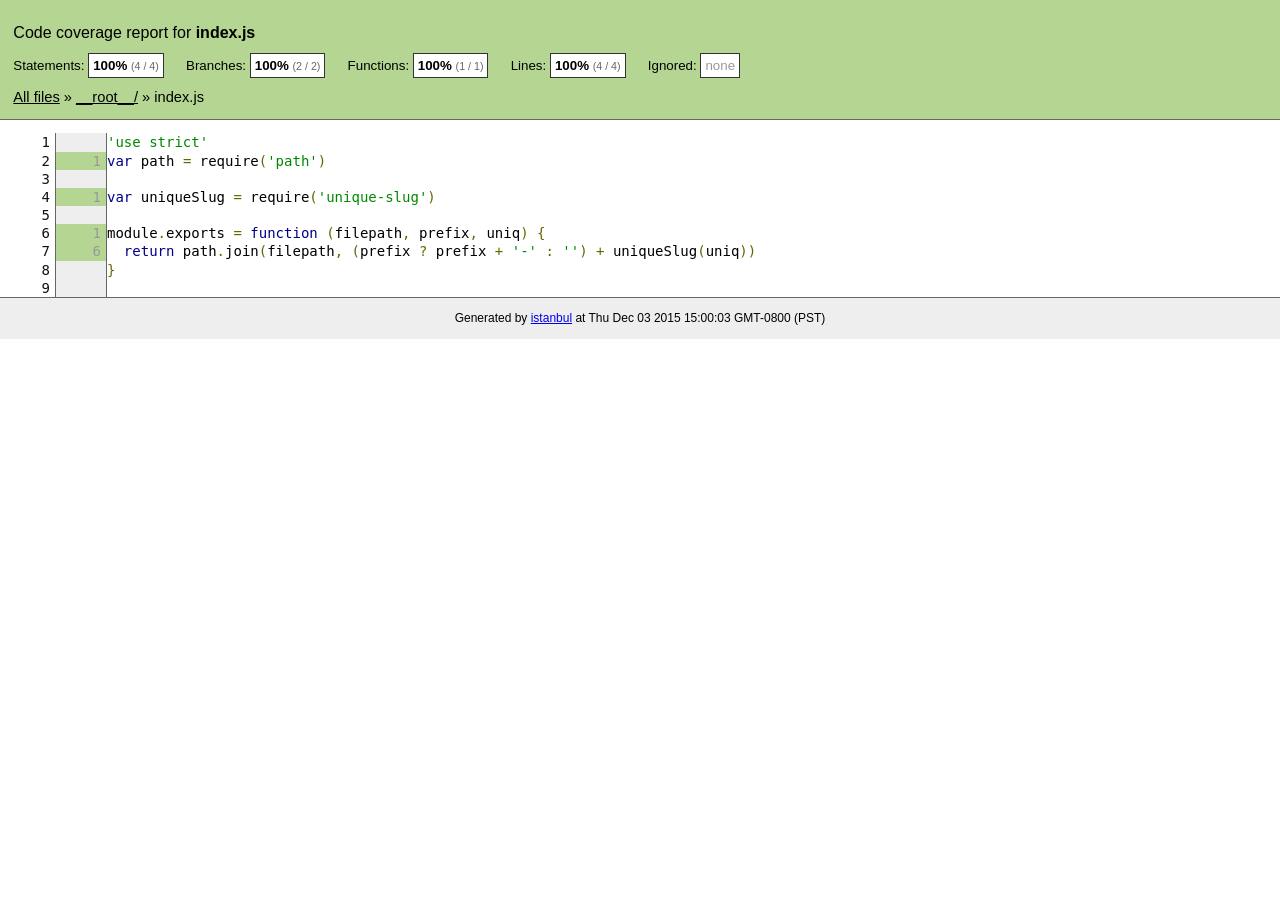
<file: node_modules/unique-filename/coverage/__root__/index.js.html>
<!doctype html>
<html lang="en">
<head>
    <title>Code coverage report for index.js</title>
    <meta charset="utf-8">
    <link rel="stylesheet" href="../prettify.css">
    <link rel="stylesheet" href="../base.css">
    <style type='text/css'>
        div.coverage-summary .sorter {
            background-image: url(../sort-arrow-sprite.png);
        }
    </style>
</head>
<body>
<div class="header high">
    <h1>Code coverage report for <span class="entity">index.js</span></h1>
    <h2>
        Statements: <span class="metric">100% <small>(4 / 4)</small></span> &nbsp;&nbsp;&nbsp;&nbsp;
        Branches: <span class="metric">100% <small>(2 / 2)</small></span> &nbsp;&nbsp;&nbsp;&nbsp;
        Functions: <span class="metric">100% <small>(1 / 1)</small></span> &nbsp;&nbsp;&nbsp;&nbsp;
        Lines: <span class="metric">100% <small>(4 / 4)</small></span> &nbsp;&nbsp;&nbsp;&nbsp;
        Ignored: <span class="metric"><span class="ignore-none">none</span></span> &nbsp;&nbsp;&nbsp;&nbsp;
    </h2>
    <div class="path"><a href="../index.html">All files</a> &#187; <a href="index.html">__root__/</a> &#187; index.js</div>
</div>
<div class="body">
<pre><table class="coverage">
<tr><td class="line-count">1
2
3
4
5
6
7
8
9</td><td class="line-coverage"><span class="cline-any cline-neutral">&nbsp;</span>
<span class="cline-any cline-yes">1</span>
<span class="cline-any cline-neutral">&nbsp;</span>
<span class="cline-any cline-yes">1</span>
<span class="cline-any cline-neutral">&nbsp;</span>
<span class="cline-any cline-yes">1</span>
<span class="cline-any cline-yes">6</span>
<span class="cline-any cline-neutral">&nbsp;</span>
<span class="cline-any cline-neutral">&nbsp;</span></td><td class="text"><pre class="prettyprint lang-js">'use strict'
var path = require('path')
&nbsp;
var uniqueSlug = require('unique-slug')
&nbsp;
module.exports = function (filepath, prefix, uniq) {
  return path.join(filepath, (prefix ? prefix + '-' : '') + uniqueSlug(uniq))
}
&nbsp;</pre></td></tr>
</table></pre>

</div>
<div class="footer">
    <div class="meta">Generated by <a href="http://istanbul-js.org/" target="_blank">istanbul</a> at Thu Dec 03 2015 15:00:03 GMT-0800 (PST)</div>
</div>
<script src="../prettify.js"></script>
<script>
window.onload = function () {
        if (typeof prettyPrint === 'function') {
            prettyPrint();
        }
};
</script>
<script src="../sorter.js"></script>
</body>
</html>
</file>
<file: styles.css>
:root {
    --primary-color: #4a90e2;
    --secondary-color: #f5a623;
    --accent-color: #28a745;
    --background-color: #f0f2f5;
    --text-color: #333;
    --card-background: #ffffff;
    --shadow: 0 4px 6px rgba(0, 0, 0, 0.1);
  }
  
  * {
    box-sizing: border-box;
    margin: 0;
    padding: 0;
  }
  
  body {
    font-family: 'Roboto', Arial, sans-serif;
    line-height: 1.6;
    color: var(--text-color);
    background-color: var(--background-color);
    padding: 20px;
  }
  
  .dashboard {
    max-width: 600px;
    margin: 0 auto;
    text-align: center;
    position: relative;
  }
  
  h1, h2, h3 {
    margin-bottom: 20px;
    color: var(--primary-color);
    text-align: center;
  }
  
  .card {
    background-color: var(--card-background);
    border-radius: 8px;
    padding: 20px;
    margin-bottom: 20px;
    box-shadow: var(--shadow);
    transition: transform 0.3s ease;
  }
  
  .card:hover {
    transform: translateY(-5px);
  }
  
  form {
    display: grid;
    gap: 15px;
    max-width: 500px;
    margin: 0 auto;
  }
  
  label {
    font-weight: bold;
  }
  
  input[type="text"],
  input[type="number"],
  input[type="date"],
  select {
    width: 100%;
    padding: 10px;
    border: 1px solid #ddd;
    border-radius: 4px;
    font-size: 16px;
  }
  
  button, .category {
    background-color: var(--primary-color);
    color: white;
    border: none;
    padding: 15px 30px;
    border-radius: 4px;
    cursor: pointer;
    font-size: 16px;
    transition: background-color 0.3s ease, transform 0.3s ease;
    margin: 10px auto;
    text-decoration: none;
    display: block;
    width: 80%;
    max-width: 300px;
  }
  
  button:hover, .category:hover {
    background-color: #3a7bd5;
    transform: translateY(-3px);
  }
  
  table {
    width: 100%;
    border-collapse: collapse;
    margin-top: 20px;
  }
  
  th, td {
    text-align: left;
    padding: 12px;
    border-bottom: 1px solid #ddd;
  }
  
  th {
    background-color: var(--primary-color);
    color: white;
  }
  
  tr:nth-child(even) {
    background-color: #f8f8f8;
  }
  
  .butt {
    background-color: var(--accent-color);
    color: white;
    border: none;
    padding: 8px 15px;
    border-radius: 4px;
    cursor: pointer;
    font-size: 12px;
    transition: background-color 0.3s ease, transform 0.3s ease;
    text-decoration: none;
    display: inline-block;
    margin: 5px;
    position: absolute;
    top: 10px;
    right: 10px;
  }
  
  .butt:hover {
    background-color: #218838;
    transform: translateY(-2px);
  }
  
  #download-btn, button[onclick="location.href='index.html'"] {
    background-color: var(--secondary-color);
    color: white;
    border: none;
    padding: 8px 15px;
     border-radius: 4px;
    cursor: pointer;
    font-size: 12px;
    transition: background-color 0.3s ease, transform 0.3s ease;
    text-decoration: none;
    display: inline-block;
    margin: 5px;
  }
  
  #download-btn:hover, button[onclick="location.href='index.html'"]:hover {
    background-color: #e09600;
    transform: translateY(-2px);
  }
  
  button[onclick="location.href='index.html'"] {
    position: absolute;
    top: 10px;
    right: 100px;
  }
</file>
<file: node_modules/unique-filename/coverage/prettify.css>
.pln{color:#000}@media screen{.str{color:#080}.kwd{color:#008}.com{color:#800}.typ{color:#606}.lit{color:#066}.pun,.opn,.clo{color:#660}.tag{color:#008}.atn{color:#606}.atv{color:#080}.dec,.var{color:#606}.fun{color:red}}@media print,projection{.str{color:#060}.kwd{color:#006;font-weight:bold}.com{color:#600;font-style:italic}.typ{color:#404;font-weight:bold}.lit{color:#044}.pun,.opn,.clo{color:#440}.tag{color:#006;font-weight:bold}.atn{color:#404}.atv{color:#060}}pre.prettyprint{padding:2px;border:1px solid #888}ol.linenums{margin-top:0;margin-bottom:0}li.L0,li.L1,li.L2,li.L3,li.L5,li.L6,li.L7,li.L8{list-style-type:none}li.L1,li.L3,li.L5,li.L7,li.L9{background:#eee}
</file>
<file: node_modules/unique-filename/coverage/base.css>
body, html {
    margin:0; padding: 0;
}
body {
    font-family: Helvetica Neue, Helvetica,Arial;
    font-size: 10pt;
}
div.header, div.footer {
    background: #eee;
    padding: 1em;
}
div.header {
    z-index: 100;
    position: fixed;
    top: 0;
    border-bottom: 1px solid #666;
    width: 100%;
}
div.footer {
    border-top: 1px solid #666;
}
div.body {
    margin-top: 10em;
}
div.meta {
    font-size: 90%;
    text-align: center;
}
h1, h2, h3 {
    font-weight: normal;
}
h1 {
    font-size: 12pt;
}
h2 {
    font-size: 10pt;
}
pre {
    font-family: Consolas, Menlo, Monaco, monospace;
    margin: 0;
    padding: 0;
    line-height: 1.3;
    font-size: 14px;
    -moz-tab-size: 2;
    -o-tab-size:  2;
    tab-size: 2;
}

div.path { font-size: 110%; }
div.path a:link, div.path a:visited { color: #000; }
table.coverage { border-collapse: collapse; margin:0; padding: 0 }

table.coverage td {
    margin: 0;
    padding: 0;
    color: #111;
    vertical-align: top;
}
table.coverage td.line-count {
    width: 50px;
    text-align: right;
    padding-right: 5px;
}
table.coverage td.line-coverage {
    color: #777 !important;
    text-align: right;
    border-left: 1px solid #666;
    border-right: 1px solid #666;
}

table.coverage td.text {
}

table.coverage td span.cline-any {
    display: inline-block;
    padding: 0 5px;
    width: 40px;
}
table.coverage td span.cline-neutral {
    background: #eee;
}
table.coverage td span.cline-yes {
    background: #b5d592;
    color: #999;
}
table.coverage td span.cline-no {
    background: #fc8c84;
}

.cstat-yes { color: #111; }
.cstat-no { background: #fc8c84; color: #111; }
.fstat-no { background: #ffc520; color: #111 !important; }
.cbranch-no { background:  yellow !important; color: #111; }

.cstat-skip { background: #ddd; color: #111; }
.fstat-skip { background: #ddd; color: #111 !important; }
.cbranch-skip { background: #ddd !important; color: #111; }

.missing-if-branch {
    display: inline-block;
    margin-right: 10px;
    position: relative;
    padding: 0 4px;
    background: black;
    color: yellow;
}

.skip-if-branch {
    display: none;
    margin-right: 10px;
    position: relative;
    padding: 0 4px;
    background: #ccc;
    color: white;
}

.missing-if-branch .typ, .skip-if-branch .typ {
    color: inherit !important;
}

.entity, .metric { font-weight: bold; }
.metric { display: inline-block; border: 1px solid #333; padding: 0.3em; background: white; }
.metric small { font-size: 80%; font-weight: normal; color: #666; }

div.coverage-summary table { border-collapse: collapse; margin: 3em; font-size: 110%; }
div.coverage-summary td, div.coverage-summary table  th { margin: 0; padding: 0.25em 1em; border-top: 1px solid #666; border-bottom: 1px solid #666; }
div.coverage-summary th { text-align: left; border: 1px solid #666; background: #eee; font-weight: normal; }
div.coverage-summary th.file { border-right: none !important; }
div.coverage-summary th.pic { border-left: none !important; text-align: right; }
div.coverage-summary th.pct { border-right: none !important; }
div.coverage-summary th.abs { border-left: none !important; text-align: right; }
div.coverage-summary td.pct { text-align: right; border-left: 1px solid #666; }
div.coverage-summary td.abs { text-align: right; font-size: 90%; color: #444; border-right: 1px solid #666; }
div.coverage-summary td.file { border-left: 1px solid #666; white-space: nowrap;  }
div.coverage-summary td.pic { min-width: 120px !important;  }
div.coverage-summary a:link { text-decoration: none; color: #000; }
div.coverage-summary a:visited { text-decoration: none; color: #777; }
div.coverage-summary a:hover { text-decoration: underline; }
div.coverage-summary tfoot td { border-top: 1px solid #666; }

div.coverage-summary .sorter {
    height: 10px;
    width: 7px;
    display: inline-block;
    margin-left: 0.5em;
    background: url(sort-arrow-sprite.png) no-repeat scroll 0 0 transparent;
}
div.coverage-summary .sorted .sorter {
    background-position: 0 -20px;
}
div.coverage-summary .sorted-desc .sorter {
    background-position: 0 -10px;
}

.high { background: #b5d592 !important; }
.medium { background: #ffe87c !important; }
.low { background: #fc8c84 !important; }

span.cover-fill, span.cover-empty {
    display:inline-block;
    border:1px solid #444;
    background: white;
    height: 12px;
}
span.cover-fill {
    background: #ccc;
    border-right: 1px solid #444;
}
span.cover-empty {
    background: white;
    border-left: none;
}
span.cover-full {
    border-right: none !important;
}
pre.prettyprint {
    border: none !important;
    padding: 0 !important;
    margin: 0 !important;
}
.com { color: #999 !important; }
.ignore-none { color: #999; font-weight: normal; }
</file>
